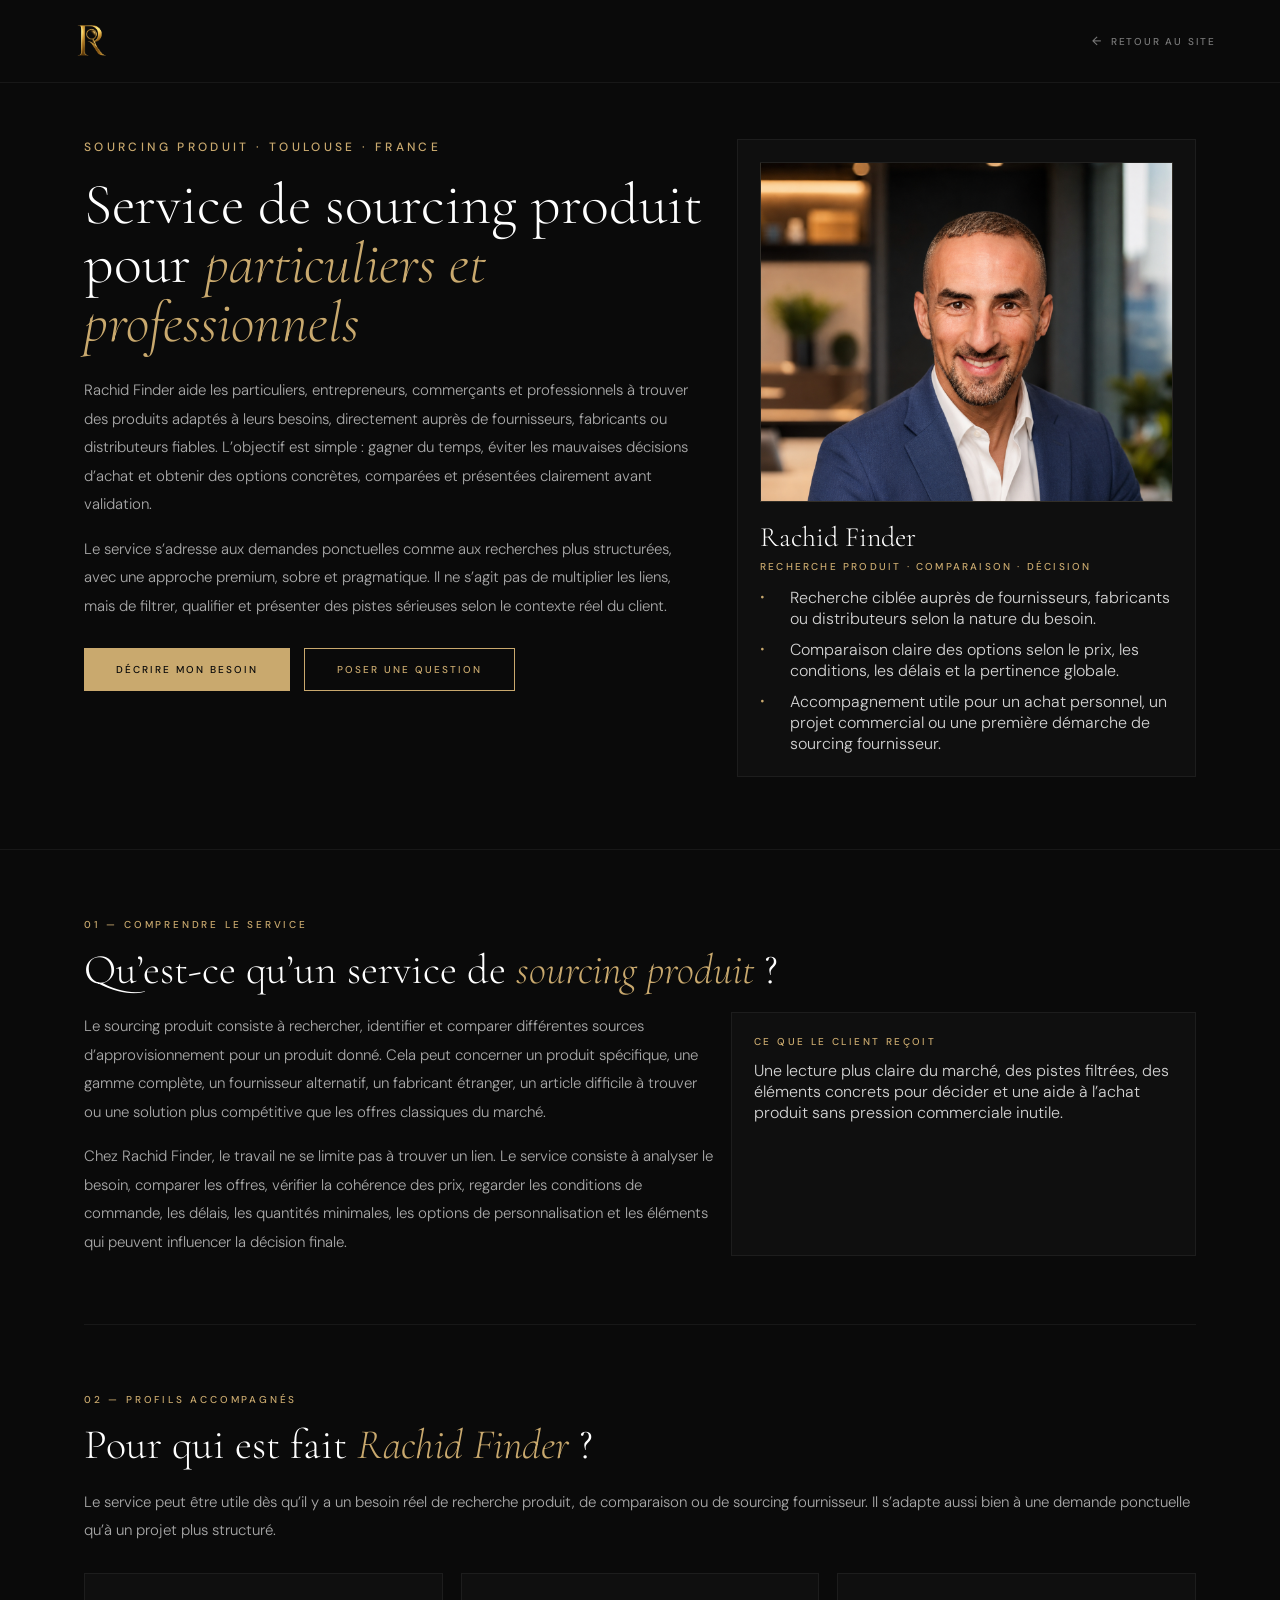
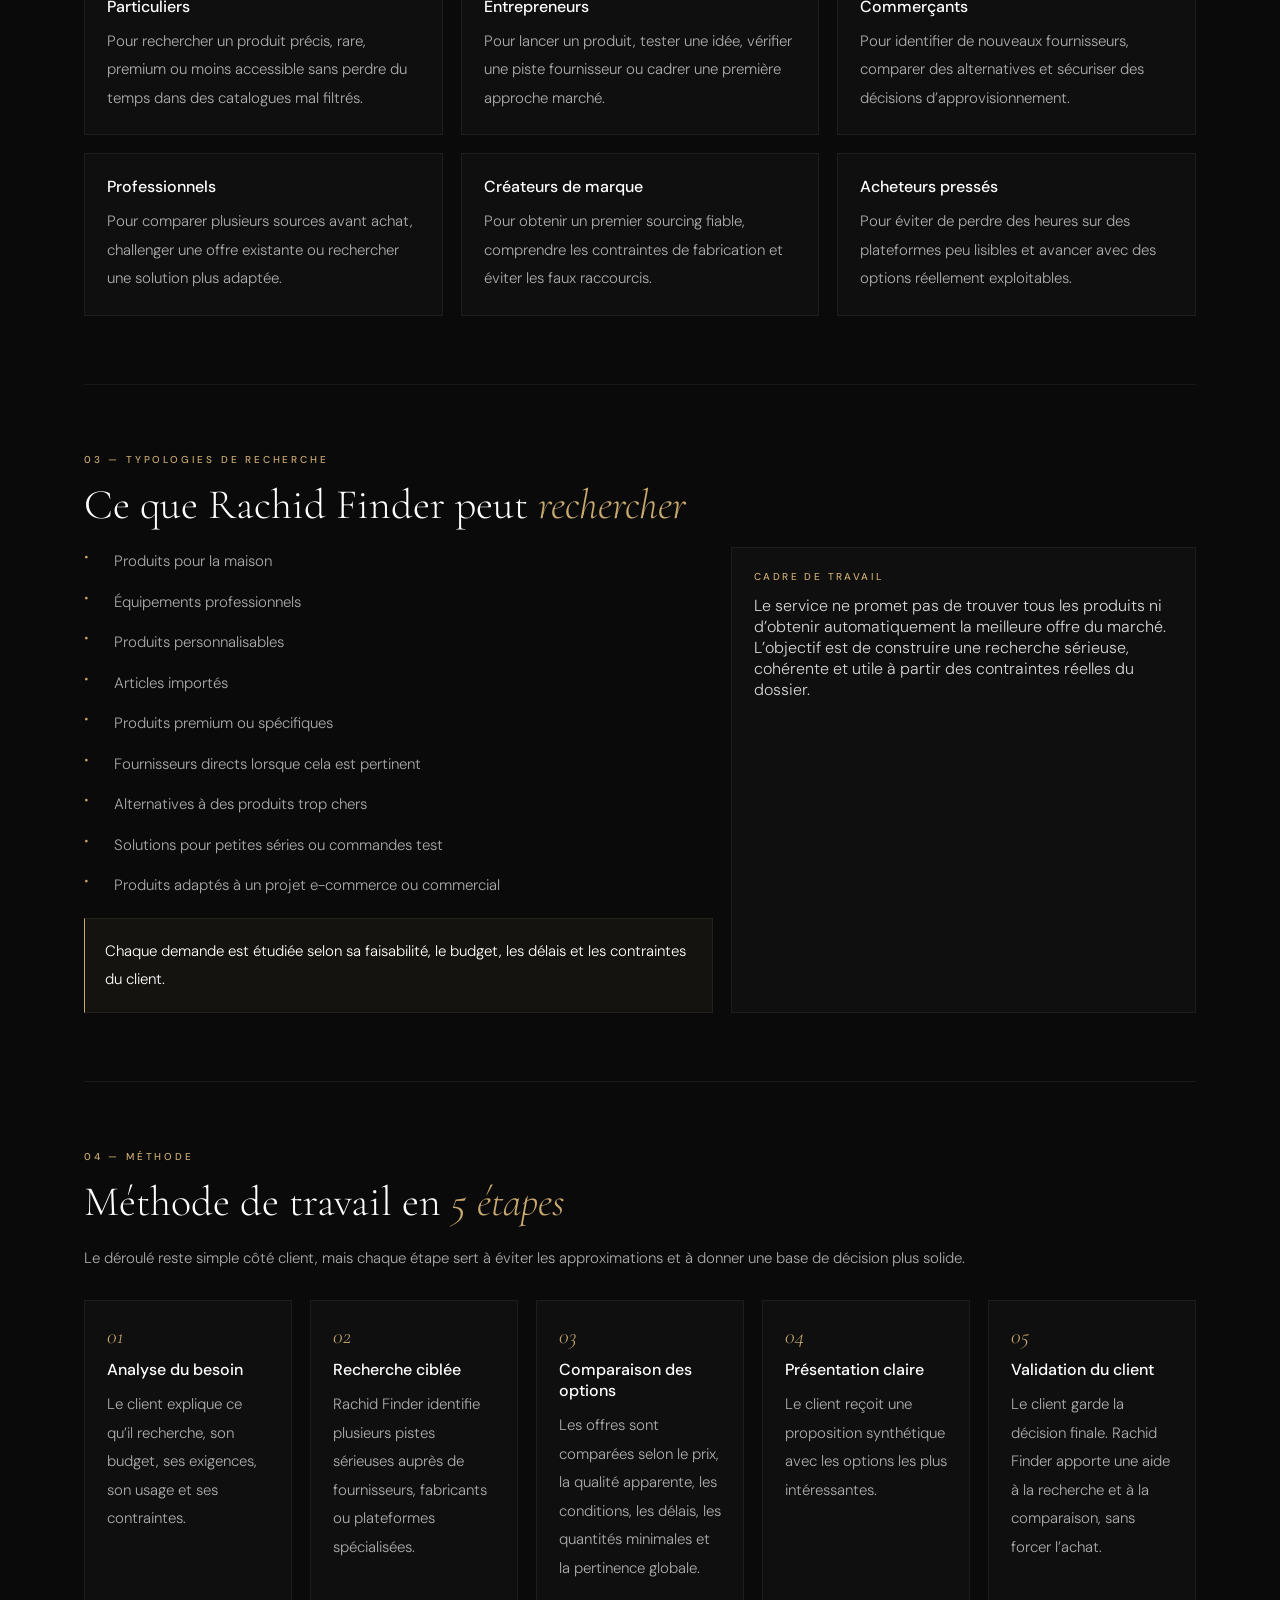
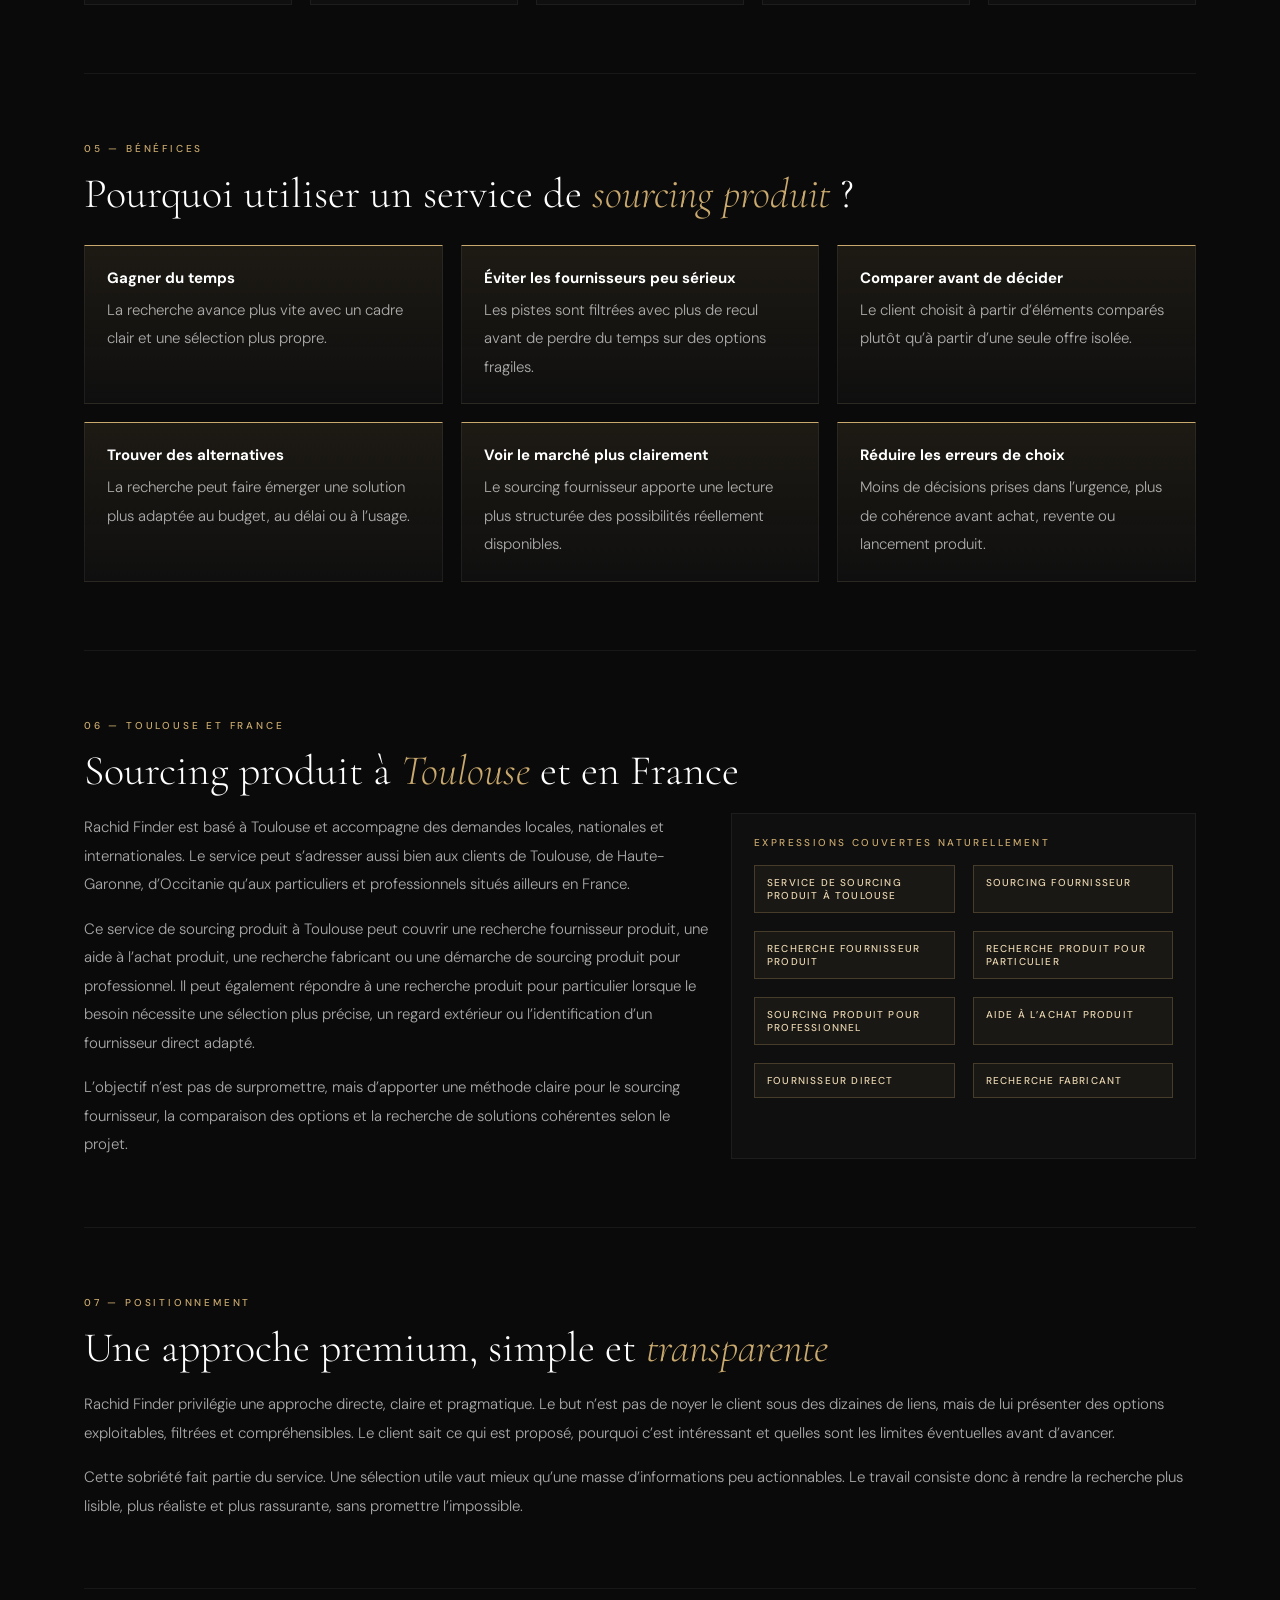
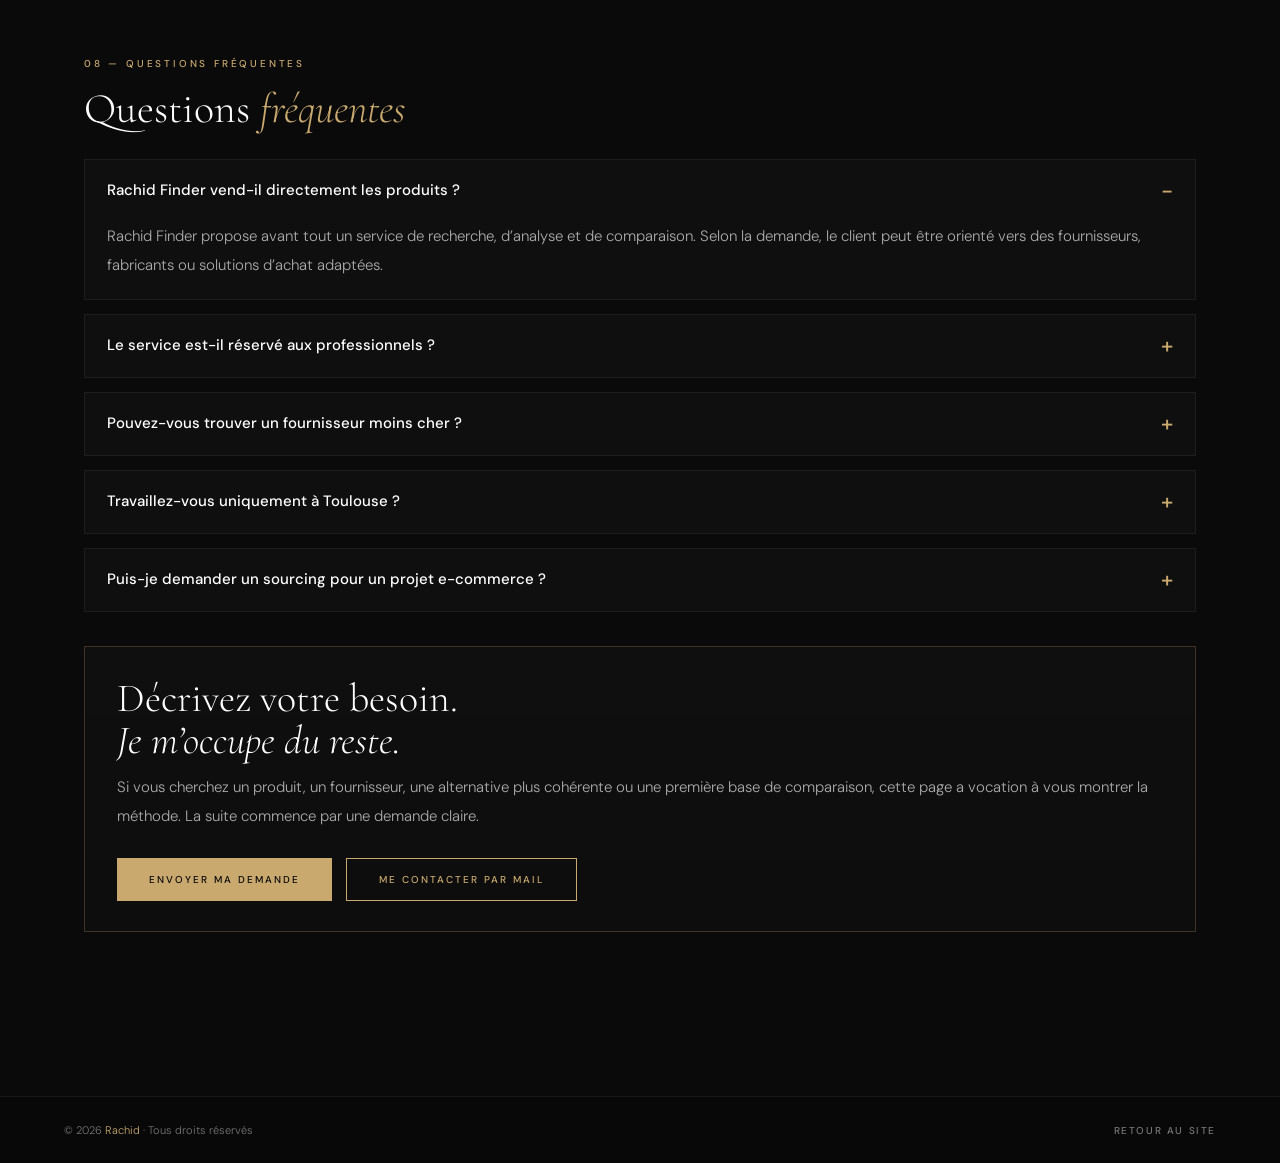
<file: service-sourcing-produit/index.html>
﻿<!DOCTYPE html>
<html lang="fr">
<head>
  <meta charset="UTF-8">
  <link rel="icon" type="image/x-icon" href="../favicon.ico">
  <link rel="icon" type="image/png" sizes="32x32" href="../favicon-32x32.png">
  <link rel="icon" type="image/png" sizes="192x192" href="../favicon-192x192.png">
  <link rel="icon" type="image/png" sizes="512x512" href="../favicon-512x512.png">
  <link rel="apple-touch-icon" sizes="180x180" href="../favicon-192x192.png">
  <meta name="viewport" content="width=device-width, initial-scale=1.0">
  <title>Service de sourcing produit pour particuliers et professionnels | Rachid Finder</title>
  <meta name="description" content="Rachid Finder accompagne particuliers et professionnels dans la recherche de produits fiables, la comparaison de fournisseurs, l’analyse des offres et le sourcing direct auprès de fabricants ou distributeurs.">
  <meta name="robots" content="index,follow,max-image-preview:large">
  <link rel="canonical" href="https://rachid-finder.com/service-sourcing-produit/">
  <meta property="og:type" content="website">
  <meta property="og:site_name" content="Rachid Finder">
  <meta property="og:title" content="Service de sourcing produit pour particuliers et professionnels | Rachid Finder">
  <meta property="og:description" content="Un service de sourcing produit premium pour particuliers et professionnels : recherche fournisseur, comparaison d’offres, analyse des conditions et aide à la décision.">
  <meta property="og:url" content="https://rachid-finder.com/service-sourcing-produit/">
  <meta property="og:image" content="https://rachid-finder.com/images/logo%202.png">
  <meta name="twitter:card" content="summary_large_image">
  <meta name="twitter:title" content="Service de sourcing produit pour particuliers et professionnels | Rachid Finder">
  <meta name="twitter:description" content="Recherche produit, sourcing fournisseur, comparaison d’offres et accompagnement clair pour particuliers et professionnels.">
  <link rel="preconnect" href="https://fonts.googleapis.com">
  <link rel="preconnect" href="https://fonts.gstatic.com" crossorigin>
  <link href="https://fonts.googleapis.com/css2?family=Cormorant+Garamond:ital,wght@0,300;0,400;1,300;1,400&family=DM+Sans:wght@300;400;500&display=swap" rel="stylesheet">
  <link rel="stylesheet" href="../style.css?v=16">
  <style>
    .seo-header{padding:14px 64px;justify-content:space-between}.back-link{display:inline-flex;align-items:center;gap:8px;font-size:10px;font-weight:500;letter-spacing:.18em;text-transform:uppercase;color:var(--text-mute);transition:color .3s}.back-link::before{content:"←";font-size:12px}.back-link:hover{color:var(--gold)}.seo-hero{border-bottom:.5px solid var(--border)}.seo-shell,.seo-main{max-width:1240px;margin:0 auto;padding:0 64px}.seo-hero-grid{display:grid;grid-template-columns:minmax(0,1.15fr) minmax(300px,.85fr);gap:32px;padding:56px 0 72px}.seo-title{font-family:var(--serif);font-size:58px;font-weight:300;line-height:1.02;color:var(--white);margin-bottom:24px}.seo-title em,.seo-heading em{font-style:italic;color:var(--gold)}.seo-lead,.seo-text,.seo-list li,.seo-faq p,.seo-note,.seo-card p,.seo-step p,.seo-benefit p{font-size:15px;line-height:1.9;color:var(--text-soft)}.seo-lead p+p,.seo-text+p{margin-top:16px}.seo-actions{display:flex;flex-wrap:wrap;gap:14px;margin-top:28px}.seo-panel,.seo-callout,.seo-card,.seo-step,.seo-benefit,.seo-faq details,.seo-note{background:rgba(255,255,255,.02);border:.5px solid var(--border)}.seo-panel{padding:22px}.seo-panel img{width:100%;height:340px;object-fit:cover;object-position:center top;margin-bottom:18px;background:linear-gradient(180deg,rgba(201,169,110,.12),rgba(201,169,110,.02));border:.5px solid var(--border)}.seo-panel h2{font-family:var(--serif);font-size:28px;font-weight:300;color:var(--white);margin-bottom:6px}.seo-panel-tag{font-size:10px;font-weight:500;letter-spacing:.22em;text-transform:uppercase;color:var(--gold);margin-bottom:14px}.seo-points{list-style:none;display:grid;gap:10px}.seo-points li,.seo-list li{display:grid;grid-template-columns:18px 1fr;gap:12px;align-items:start}.seo-points li::before,.seo-list li::before{content:"·";color:var(--gold);font-size:26px;line-height:.8}.seo-main{padding-bottom:96px}.seo-section{padding:68px 0;border-bottom:.5px solid var(--border)}.seo-section:last-of-type{border-bottom:none}.seo-label{font-size:10px;font-weight:500;letter-spacing:.28em;text-transform:uppercase;color:var(--gold);margin-bottom:16px}.seo-heading{font-family:var(--serif);font-size:42px;font-weight:300;line-height:1.08;color:var(--white);margin-bottom:20px;max-width:820px}.seo-grid-2,.seo-profile-grid,.seo-steps,.seo-benefits,.seo-tags{display:grid;gap:18px}.seo-grid-2{grid-template-columns:minmax(0,1.15fr) minmax(280px,.85fr)}.seo-callout{padding:22px}.seo-callout h3{font-size:10px;font-weight:500;letter-spacing:.24em;text-transform:uppercase;color:var(--gold);margin-bottom:12px}.seo-profile-grid,.seo-benefits{grid-template-columns:repeat(3,minmax(0,1fr));margin-top:28px}.seo-card,.seo-benefit,.seo-step{padding:22px}.seo-card h3,.seo-step h3{font-size:16px;font-weight:500;color:var(--white);margin-bottom:10px}.seo-list{list-style:none;display:grid;gap:12px}.seo-note{margin-top:18px;padding:18px 20px;border-left:1.5px solid var(--gold);background:rgba(201,169,110,.06);color:var(--white)}.seo-steps{grid-template-columns:repeat(5,minmax(0,1fr));margin-top:28px}.seo-step-num{display:inline-block;font-family:var(--serif);font-size:22px;font-style:italic;color:var(--gold);margin-bottom:10px}.seo-benefit{border-top:1px solid var(--gold);background:linear-gradient(180deg,rgba(201,169,110,.10),rgba(255,255,255,.02))}.seo-benefit strong{display:block;color:var(--white);font-size:15px;margin-bottom:8px}.seo-tags{grid-template-columns:repeat(2,minmax(0,1fr));margin-top:16px}.seo-tag{padding:10px 12px;border:.5px solid var(--border-gold);background:rgba(201,169,110,.06);color:var(--gold-lt);font-size:10px;font-weight:500;letter-spacing:.12em;text-transform:uppercase}.seo-faq{display:grid;gap:14px;margin-top:28px}.seo-faq summary{cursor:pointer;list-style:none;padding:20px 22px;color:var(--white);font-size:15px;font-weight:500;display:flex;justify-content:space-between;gap:16px}.seo-faq summary::-webkit-details-marker{display:none}.seo-faq summary::after{content:"+";color:var(--gold);font-size:22px;line-height:1}.seo-faq details[open] summary::after{content:"−"}.seo-faq p{padding:0 22px 20px}.seo-cta{margin-top:34px;padding:30px 32px;background:linear-gradient(180deg,rgba(255,255,255,.02),rgba(255,255,255,.01));border:.5px solid var(--border-gold)}.seo-cta h2{font-family:var(--serif);font-size:40px;font-weight:300;line-height:1.05;color:var(--white);margin-bottom:12px}.seo-footer{border-top:.5px solid var(--border);padding:26px 64px;background:var(--bg-alt)}.seo-footer-inner{max-width:1240px;margin:0 auto;display:flex;align-items:center;justify-content:space-between;gap:16px}.footer-back{font-size:10px;font-weight:500;letter-spacing:.16em;text-transform:uppercase;color:var(--text-mute)}.footer-back:hover{color:var(--gold)}@media (max-width:1100px){.seo-hero-grid,.seo-grid-2,.seo-profile-grid,.seo-benefits,.seo-steps,.seo-tags{grid-template-columns:1fr 1fr}.seo-steps .seo-step:last-child{grid-column:1/-1}}@media (max-width:900px){.seo-header,.seo-shell,.seo-main,.seo-footer{padding-left:20px;padding-right:20px}.seo-header{padding-top:10px;padding-bottom:10px}.seo-title{font-size:42px}.seo-heading,.seo-cta h2{font-size:34px}.seo-hero-grid,.seo-grid-2,.seo-profile-grid,.seo-benefits,.seo-steps,.seo-tags{grid-template-columns:1fr}.seo-panel img{height:280px}.seo-footer-inner{flex-direction:column;text-align:center}}
  </style>
  <script type="application/ld+json">{"@context":"https://schema.org","@type":"Service","@id":"https://rachid-finder.com/service-sourcing-produit/#service","name":"Service de sourcing produit pour particuliers et professionnels","serviceType":"Sourcing produit","url":"https://rachid-finder.com/service-sourcing-produit/","description":"Service de recherche produit, sourcing fournisseur, comparaison d'offres et aide à la décision pour particuliers et professionnels.","provider":{"@type":"Organization","name":"Rachid Finder","url":"https://rachid-finder.com/","sameAs":["https://www.linkedin.com/in/rachid-im%C3%A9choui-194542412/"]},"areaServed":[{"@type":"City","name":"Toulouse"},{"@type":"AdministrativeArea","name":"Haute-Garonne"},{"@type":"AdministrativeArea","name":"Occitanie"},{"@type":"Country","name":"France"}],"audience":{"@type":"Audience","audienceType":"Particuliers et professionnels"}}</script>
  <script type="application/ld+json">{"@context":"https://schema.org","@type":"FAQPage","mainEntity":[{"@type":"Question","name":"Rachid Finder vend-il directement les produits ?","acceptedAnswer":{"@type":"Answer","text":"Rachid Finder propose avant tout un service de recherche, d’analyse et de comparaison. Selon la demande, le client peut être orienté vers des fournisseurs, fabricants ou solutions d’achat adaptées."}},{"@type":"Question","name":"Le service est-il réservé aux professionnels ?","acceptedAnswer":{"@type":"Answer","text":"Non. Le service peut être utile aux particuliers comme aux professionnels, dès lors qu’il y a un besoin précis de recherche produit, de comparaison ou de sourcing."}},{"@type":"Question","name":"Pouvez-vous trouver un fournisseur moins cher ?","acceptedAnswer":{"@type":"Answer","text":"L’objectif est de rechercher des options cohérentes et compétitives, mais aucun prix n’est garanti avant analyse. Le résultat dépend du produit, du marché, des quantités, des délais et des exigences du client."}},{"@type":"Question","name":"Travaillez-vous uniquement à Toulouse ?","acceptedAnswer":{"@type":"Answer","text":"Non. Rachid Finder est basé à Toulouse, mais le service peut accompagner des demandes en France et à l’international."}},{"@type":"Question","name":"Puis-je demander un sourcing pour un projet e-commerce ?","acceptedAnswer":{"@type":"Answer","text":"Oui. Le service peut aider à identifier des produits, comparer des fournisseurs et préparer une première vision du marché pour un projet e-commerce ou commercial."}}]}</script>
</head>
<body>
  <header class="header seo-header">
    <a href="../" class="logo logo-brand" aria-label="Rachid Finder"><img src="../images/logo%202.png" alt="Rachid Finder" class="logo-img-header"></a>
    <a href="../" class="back-link">Retour au site</a>
  </header>
  <section class="seo-hero">
    <div class="seo-shell">
      <div class="seo-hero-grid">
        <div>
          <p class="eyebrow">Sourcing produit · Toulouse · France</p>
          <h1 class="seo-title">Service de sourcing produit pour <em>particuliers et professionnels</em></h1>
          <div class="seo-lead">
            <p>Rachid Finder aide les particuliers, entrepreneurs, commerçants et professionnels à trouver des produits adaptés à leurs besoins, directement auprès de fournisseurs, fabricants ou distributeurs fiables. L’objectif est simple : gagner du temps, éviter les mauvaises décisions d’achat et obtenir des options concrètes, comparées et présentées clairement avant validation.</p>
            <p>Le service s’adresse aux demandes ponctuelles comme aux recherches plus structurées, avec une approche premium, sobre et pragmatique. Il ne s’agit pas de multiplier les liens, mais de filtrer, qualifier et présenter des pistes sérieuses selon le contexte réel du client.</p>
          </div>
          <div class="seo-actions">
            <a href="../demande.html" class="btn btn-gold"><span class="btn-text">Décrire mon besoin</span></a>
            <a href="mailto:rachid.finder@gmail.com" class="btn btn-outline"><span class="btn-text">Poser une question</span></a>
          </div>
        </div>
        <aside class="seo-panel">
          <img src="../images/blazer%20bleu.png" alt="Rachid Finder, service de sourcing produit">
          <h2>Rachid Finder</h2>
          <p class="seo-panel-tag">Recherche produit · Comparaison · Décision</p>
          <ul class="seo-points">
            <li>Recherche ciblée auprès de fournisseurs, fabricants ou distributeurs selon la nature du besoin.</li>
            <li>Comparaison claire des options selon le prix, les conditions, les délais et la pertinence globale.</li>
            <li>Accompagnement utile pour un achat personnel, un projet commercial ou une première démarche de sourcing fournisseur.</li>
          </ul>
        </aside>
      </div>
    </div>
  </section>
  <main class="seo-main">
    <section class="seo-section">
      <p class="seo-label">01 — Comprendre le service</p>
      <h2 class="seo-heading">Qu’est-ce qu’un service de <em>sourcing produit</em> ?</h2>
      <div class="seo-grid-2">
        <div>
          <p class="seo-text">Le sourcing produit consiste à rechercher, identifier et comparer différentes sources d’approvisionnement pour un produit donné. Cela peut concerner un produit spécifique, une gamme complète, un fournisseur alternatif, un fabricant étranger, un article difficile à trouver ou une solution plus compétitive que les offres classiques du marché.</p>
          <p class="seo-text">Chez Rachid Finder, le travail ne se limite pas à trouver un lien. Le service consiste à analyser le besoin, comparer les offres, vérifier la cohérence des prix, regarder les conditions de commande, les délais, les quantités minimales, les options de personnalisation et les éléments qui peuvent influencer la décision finale.</p>
        </div>
        <aside class="seo-callout">
          <h3>Ce que le client reçoit</h3>
          <p>Une lecture plus claire du marché, des pistes filtrées, des éléments concrets pour décider et une aide à l’achat produit sans pression commerciale inutile.</p>
        </aside>
      </div>
    </section>
    <section class="seo-section">
      <p class="seo-label">02 — Profils accompagnés</p>
      <h2 class="seo-heading">Pour qui est fait <em>Rachid Finder</em> ?</h2>
      <p class="seo-text">Le service peut être utile dès qu’il y a un besoin réel de recherche produit, de comparaison ou de sourcing fournisseur. Il s’adapte aussi bien à une demande ponctuelle qu’à un projet plus structuré.</p>
      <div class="seo-profile-grid">
        <article class="seo-card"><h3>Particuliers</h3><p>Pour rechercher un produit précis, rare, premium ou moins accessible sans perdre du temps dans des catalogues mal filtrés.</p></article>
        <article class="seo-card"><h3>Entrepreneurs</h3><p>Pour lancer un produit, tester une idée, vérifier une piste fournisseur ou cadrer une première approche marché.</p></article>
        <article class="seo-card"><h3>Commerçants</h3><p>Pour identifier de nouveaux fournisseurs, comparer des alternatives et sécuriser des décisions d’approvisionnement.</p></article>
        <article class="seo-card"><h3>Professionnels</h3><p>Pour comparer plusieurs sources avant achat, challenger une offre existante ou rechercher une solution plus adaptée.</p></article>
        <article class="seo-card"><h3>Créateurs de marque</h3><p>Pour obtenir un premier sourcing fiable, comprendre les contraintes de fabrication et éviter les faux raccourcis.</p></article>
        <article class="seo-card"><h3>Acheteurs pressés</h3><p>Pour éviter de perdre des heures sur des plateformes peu lisibles et avancer avec des options réellement exploitables.</p></article>
      </div>
    </section>
    <section class="seo-section">
      <p class="seo-label">03 — Typologies de recherche</p>
      <h2 class="seo-heading">Ce que Rachid Finder peut <em>rechercher</em></h2>
      <div class="seo-grid-2">
        <div>
          <ul class="seo-list">
            <li>Produits pour la maison</li>
            <li>Équipements professionnels</li>
            <li>Produits personnalisables</li>
            <li>Articles importés</li>
            <li>Produits premium ou spécifiques</li>
            <li>Fournisseurs directs lorsque cela est pertinent</li>
            <li>Alternatives à des produits trop chers</li>
            <li>Solutions pour petites séries ou commandes test</li>
            <li>Produits adaptés à un projet e-commerce ou commercial</li>
          </ul>
          <p class="seo-note">Chaque demande est étudiée selon sa faisabilité, le budget, les délais et les contraintes du client.</p>
        </div>
        <aside class="seo-callout">
          <h3>Cadre de travail</h3>
          <p>Le service ne promet pas de trouver tous les produits ni d’obtenir automatiquement la meilleure offre du marché. L’objectif est de construire une recherche sérieuse, cohérente et utile à partir des contraintes réelles du dossier.</p>
        </aside>
      </div>
    </section>
    <section class="seo-section">
      <p class="seo-label">04 — Méthode</p>
      <h2 class="seo-heading">Méthode de travail en <em>5 étapes</em></h2>
      <p class="seo-text">Le déroulé reste simple côté client, mais chaque étape sert à éviter les approximations et à donner une base de décision plus solide.</p>
      <div class="seo-steps">
        <article class="seo-step"><span class="seo-step-num">01</span><h3>Analyse du besoin</h3><p>Le client explique ce qu’il recherche, son budget, ses exigences, son usage et ses contraintes.</p></article>
        <article class="seo-step"><span class="seo-step-num">02</span><h3>Recherche ciblée</h3><p>Rachid Finder identifie plusieurs pistes sérieuses auprès de fournisseurs, fabricants ou plateformes spécialisées.</p></article>
        <article class="seo-step"><span class="seo-step-num">03</span><h3>Comparaison des options</h3><p>Les offres sont comparées selon le prix, la qualité apparente, les conditions, les délais, les quantités minimales et la pertinence globale.</p></article>
        <article class="seo-step"><span class="seo-step-num">04</span><h3>Présentation claire</h3><p>Le client reçoit une proposition synthétique avec les options les plus intéressantes.</p></article>
        <article class="seo-step"><span class="seo-step-num">05</span><h3>Validation du client</h3><p>Le client garde la décision finale. Rachid Finder apporte une aide à la recherche et à la comparaison, sans forcer l’achat.</p></article>
      </div>
    </section>
    <section class="seo-section">
      <p class="seo-label">05 — Bénéfices</p>
      <h2 class="seo-heading">Pourquoi utiliser un service de <em>sourcing produit</em> ?</h2>
      <div class="seo-benefits">
        <article class="seo-benefit"><strong>Gagner du temps</strong><p>La recherche avance plus vite avec un cadre clair et une sélection plus propre.</p></article>
        <article class="seo-benefit"><strong>Éviter les fournisseurs peu sérieux</strong><p>Les pistes sont filtrées avec plus de recul avant de perdre du temps sur des options fragiles.</p></article>
        <article class="seo-benefit"><strong>Comparer avant de décider</strong><p>Le client choisit à partir d’éléments comparés plutôt qu’à partir d’une seule offre isolée.</p></article>
        <article class="seo-benefit"><strong>Trouver des alternatives</strong><p>La recherche peut faire émerger une solution plus adaptée au budget, au délai ou à l’usage.</p></article>
        <article class="seo-benefit"><strong>Voir le marché plus clairement</strong><p>Le sourcing fournisseur apporte une lecture plus structurée des possibilités réellement disponibles.</p></article>
        <article class="seo-benefit"><strong>Réduire les erreurs de choix</strong><p>Moins de décisions prises dans l’urgence, plus de cohérence avant achat, revente ou lancement produit.</p></article>
      </div>
    </section>
    <section class="seo-section">
      <p class="seo-label">06 — Toulouse et France</p>
      <h2 class="seo-heading">Sourcing produit à <em>Toulouse</em> et en France</h2>
      <div class="seo-grid-2">
        <div>
          <p class="seo-text">Rachid Finder est basé à Toulouse et accompagne des demandes locales, nationales et internationales. Le service peut s’adresser aussi bien aux clients de Toulouse, de Haute-Garonne, d’Occitanie qu’aux particuliers et professionnels situés ailleurs en France.</p>
          <p class="seo-text">Ce service de sourcing produit à Toulouse peut couvrir une recherche fournisseur produit, une aide à l’achat produit, une recherche fabricant ou une démarche de sourcing produit pour professionnel. Il peut également répondre à une recherche produit pour particulier lorsque le besoin nécessite une sélection plus précise, un regard extérieur ou l’identification d’un fournisseur direct adapté.</p>
          <p class="seo-text">L’objectif n’est pas de surpromettre, mais d’apporter une méthode claire pour le sourcing fournisseur, la comparaison des options et la recherche de solutions cohérentes selon le projet.</p>
        </div>
        <aside class="seo-callout">
          <h3>Expressions couvertes naturellement</h3>
          <div class="seo-tags">
            <span class="seo-tag">service de sourcing produit à Toulouse</span>
            <span class="seo-tag">sourcing fournisseur</span>
            <span class="seo-tag">recherche fournisseur produit</span>
            <span class="seo-tag">recherche produit pour particulier</span>
            <span class="seo-tag">sourcing produit pour professionnel</span>
            <span class="seo-tag">aide à l’achat produit</span>
            <span class="seo-tag">fournisseur direct</span>
            <span class="seo-tag">recherche fabricant</span>
          </div>
        </aside>
      </div>
    </section>
    <section class="seo-section">
      <p class="seo-label">07 — Positionnement</p>
      <h2 class="seo-heading">Une approche premium, simple et <em>transparente</em></h2>
      <p class="seo-text">Rachid Finder privilégie une approche directe, claire et pragmatique. Le but n’est pas de noyer le client sous des dizaines de liens, mais de lui présenter des options exploitables, filtrées et compréhensibles. Le client sait ce qui est proposé, pourquoi c’est intéressant et quelles sont les limites éventuelles avant d’avancer.</p>
      <p class="seo-text">Cette sobriété fait partie du service. Une sélection utile vaut mieux qu’une masse d’informations peu actionnables. Le travail consiste donc à rendre la recherche plus lisible, plus réaliste et plus rassurante, sans promettre l’impossible.</p>
    </section>
    <section class="seo-section">
      <p class="seo-label">08 — Questions fréquentes</p>
      <h2 class="seo-heading">Questions <em>fréquentes</em></h2>
      <div class="seo-faq">
        <details open><summary>Rachid Finder vend-il directement les produits ?</summary><p>Rachid Finder propose avant tout un service de recherche, d’analyse et de comparaison. Selon la demande, le client peut être orienté vers des fournisseurs, fabricants ou solutions d’achat adaptées.</p></details>
        <details><summary>Le service est-il réservé aux professionnels ?</summary><p>Non. Le service peut être utile aux particuliers comme aux professionnels, dès lors qu’il y a un besoin précis de recherche produit, de comparaison ou de sourcing.</p></details>
        <details><summary>Pouvez-vous trouver un fournisseur moins cher ?</summary><p>L’objectif est de rechercher des options cohérentes et compétitives, mais aucun prix n’est garanti avant analyse. Le résultat dépend du produit, du marché, des quantités, des délais et des exigences du client.</p></details>
        <details><summary>Travaillez-vous uniquement à Toulouse ?</summary><p>Non. Rachid Finder est basé à Toulouse, mais le service peut accompagner des demandes en France et à l’international.</p></details>
        <details><summary>Puis-je demander un sourcing pour un projet e-commerce ?</summary><p>Oui. Le service peut aider à identifier des produits, comparer des fournisseurs et préparer une première vision du marché pour un projet e-commerce ou commercial.</p></details>
      </div>
      <div class="seo-cta">
        <h2>Décrivez votre besoin.<br><em>Je m’occupe du reste.</em></h2>
        <p class="seo-text">Si vous cherchez un produit, un fournisseur, une alternative plus cohérente ou une première base de comparaison, cette page a vocation à vous montrer la méthode. La suite commence par une demande claire.</p>
        <div class="seo-actions">
          <a href="../demande.html" class="btn btn-gold"><span class="btn-text">Envoyer ma demande</span></a>
          <a href="mailto:rachid.finder@gmail.com" class="btn btn-outline"><span class="btn-text">Me contacter par mail</span></a>
        </div>
      </div>
    </section>
  </main>
  <footer class="seo-footer">
    <div class="seo-footer-inner">
      <span class="footer-copy">© 2026 <span class="gold">Rachid</span> · Tous droits réservés</span>
      <a href="../" class="footer-back">Retour au site</a>
    </div>
  </footer>
</body>
</html>
</file>
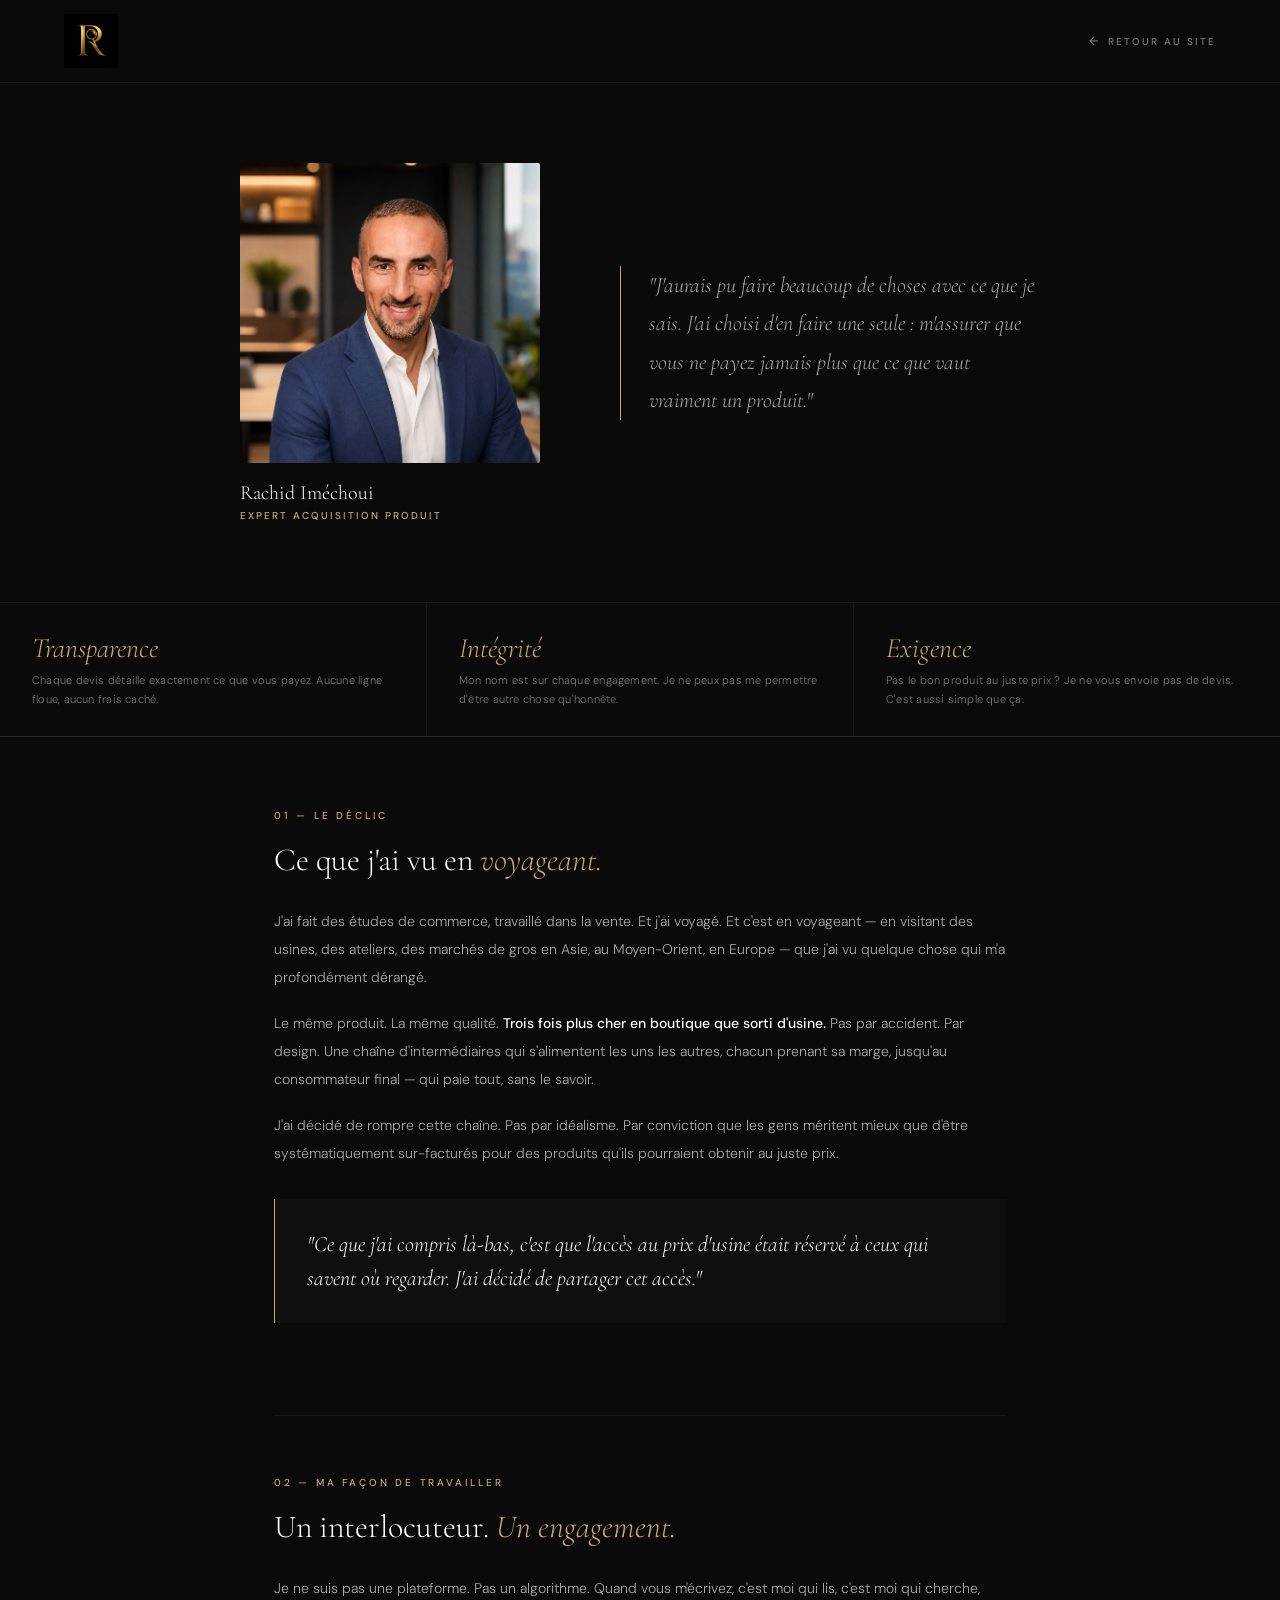
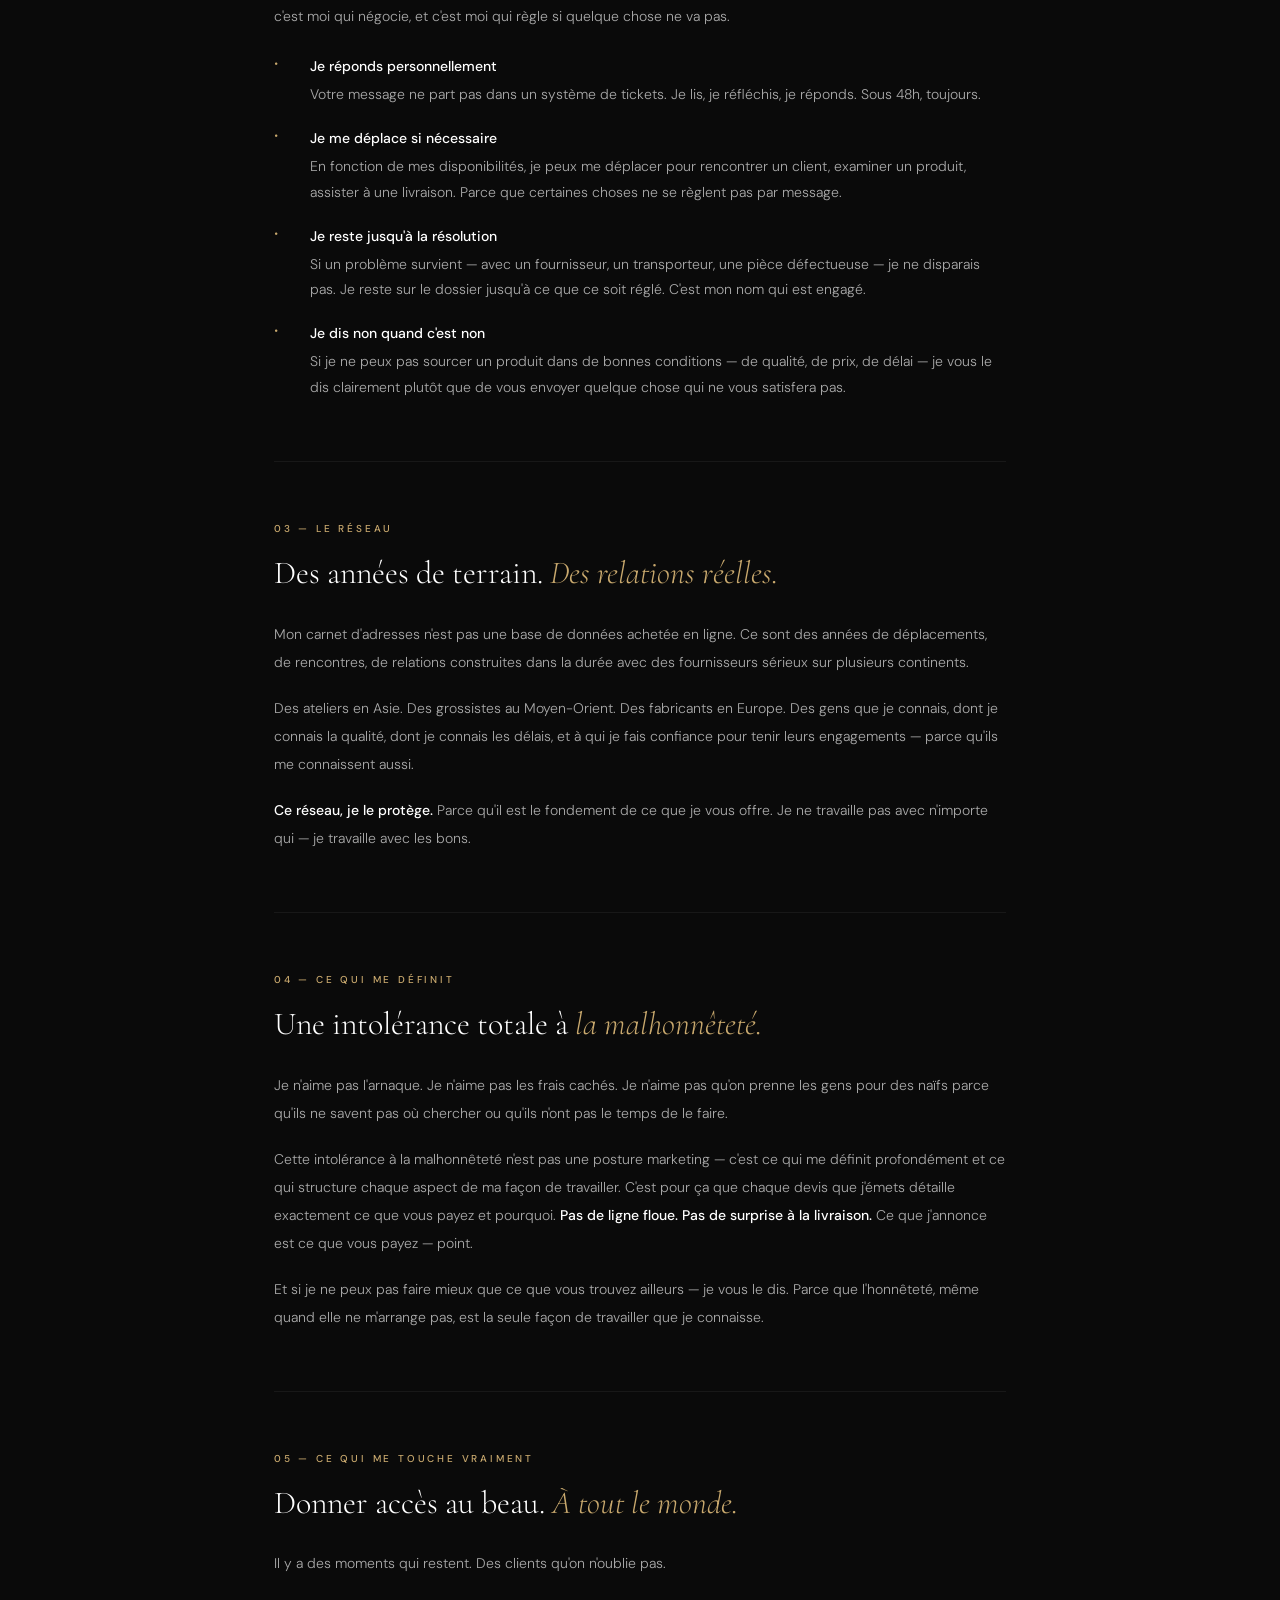
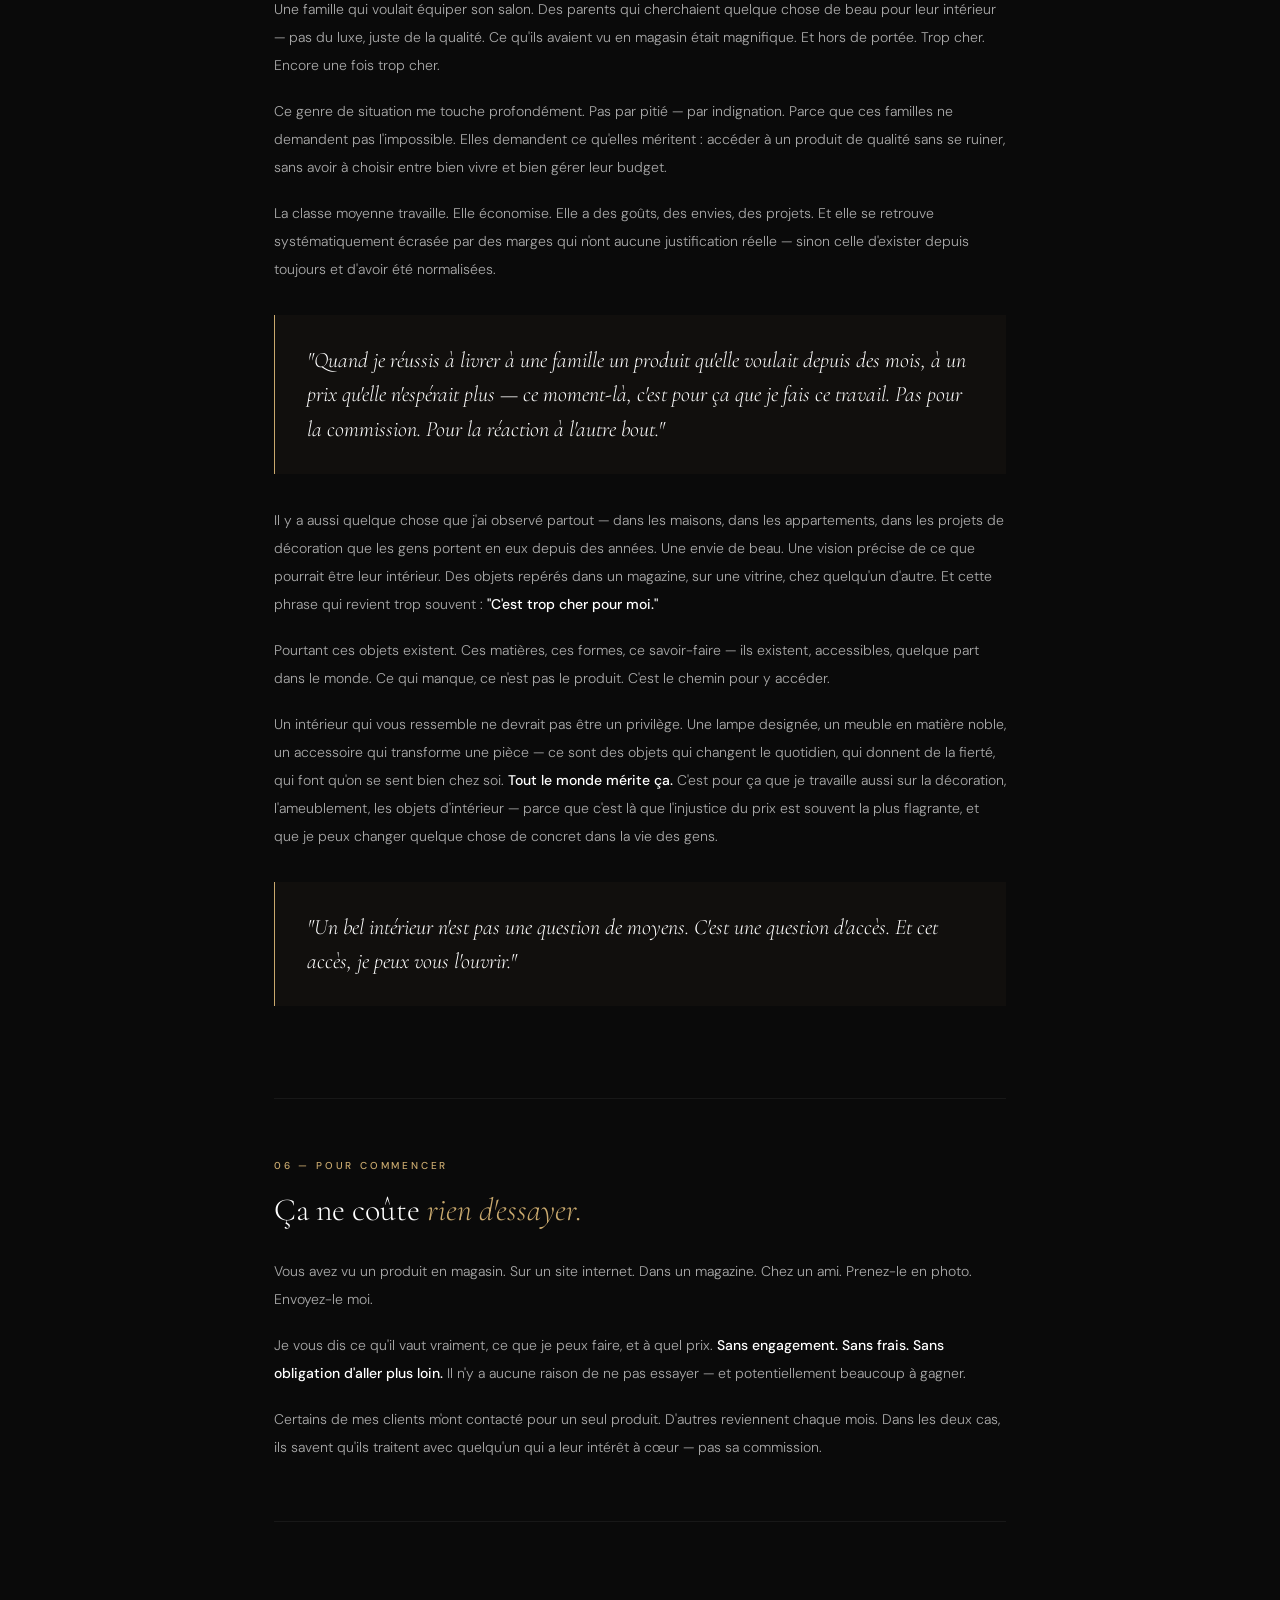
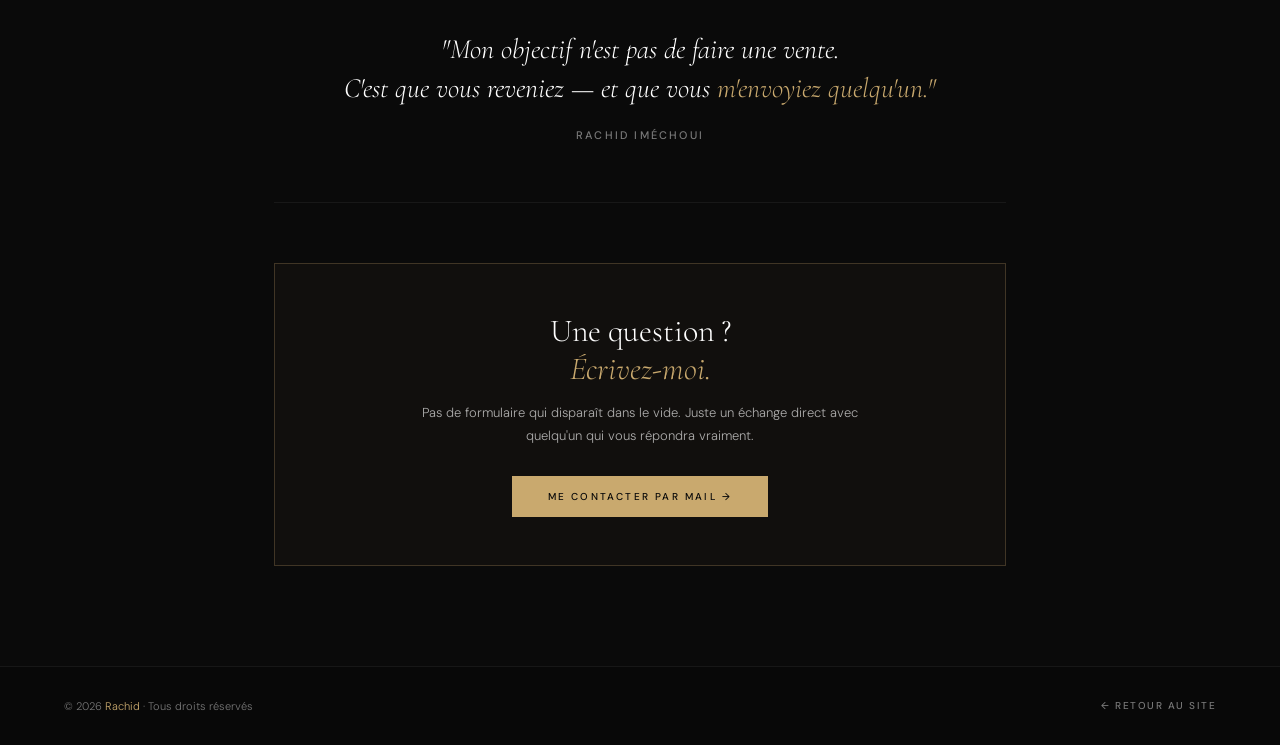
<file: a-propos.html>
﻿<!DOCTYPE html>
<html lang="fr">
<head>
  <meta charset="UTF-8">
  <link rel="icon" type="image/x-icon" href="favicon.ico">
  <link rel="icon" type="image/png" sizes="32x32" href="favicon-32x32.png">
  <link rel="icon" type="image/png" sizes="192x192" href="favicon-192x192.png">
  <link rel="icon" type="image/png" sizes="512x512" href="favicon-512x512.png">
  <link rel="apple-touch-icon" sizes="180x180" href="favicon-192x192.png">
  <meta name="viewport" content="width=device-width, initial-scale=1.0">
  <title>À propos de moi — Rachid Iméchoui</title>
  <meta name="description" content="Rachid Iméchoui — expert en acquisition produit. Son histoire, sa méthode, ses valeurs. Un service bâti sur la confiance et la transparence absolue.">
  <link rel="preconnect" href="https://fonts.googleapis.com">
  <link rel="preconnect" href="https://fonts.gstatic.com" crossorigin>
  <link href="https://fonts.googleapis.com/css2?family=Cormorant+Garamond:ital,wght@0,300;0,400;1,300;1,400&family=DM+Sans:wght@300;400;500&display=swap" rel="stylesheet">
  <style>
    *, *::before, *::after { box-sizing: border-box; margin: 0; padding: 0; }

    :root {
      --bg:          #0a0a0a;
      --bg-alt:      #080808;
      --gold:        #C9A96E;
      --gold-lt:     #E8D5B0;
      --white:       #FFFFFF;
      --text:        rgba(255,255,255,0.82);
      --text-soft:   rgba(255,255,255,0.65);
      --text-mute:   rgba(255,255,255,0.45);
      --border:      rgba(255,255,255,0.06);
      --border-gold: rgba(201,169,110,0.25);
      --serif: 'Cormorant Garamond', Georgia, serif;
      --sans:  'DM Sans', sans-serif;
    }

    html { scroll-behavior: smooth; }
    body {
      background: var(--bg); color: var(--text);
      font-family: var(--sans); font-weight: 300;
      -webkit-font-smoothing: antialiased;
    }
    a { text-decoration: none; color: inherit; }

    /* ── HEADER ── */
    .header {
      position: sticky; top: 0; z-index: 100;
      display: flex; align-items: center; justify-content: space-between;
      padding: 14px 64px; background: var(--bg);
      border-bottom: 0.5px solid var(--border);
    }
    .logo-brand { display: flex; align-items: center; }
    .logo-img-header { height: 54px; width: auto; display: block; }
    .back-link {
      font-size: 10px; font-weight: 500; letter-spacing: 0.2em;
      text-transform: uppercase; color: var(--text-mute);
      display: flex; align-items: center; gap: 8px; transition: color 0.3s;
    }
    .back-link:hover { color: var(--gold); }
    .back-link::before { content: '←'; font-size: 12px; }

    /* ── HERO SPLIT ── */
    .hero-split {
      display: flex;
      align-items: center;
      justify-content: center;
      gap: 80px;
      padding: 80px 64px;
      border-bottom: 0.5px solid var(--border);
    }

    /* ── PHOTO BLOCK ── */
    .hero-photo-side {
      flex: 0 0 300px;
      display: flex;
      flex-direction: column;
      align-items: flex-start;
    }

    .hero-photo-side img {
      display: block;
      width: 100%;
      height: auto;
      max-height: 400px;
      object-fit: cover;
      object-position: center top;
      border-radius: 2px;
    }

    .hero-photo-label {
      margin-top: 18px;
    }

    .hero-photo-name {
      font-family: var(--serif);
      font-size: 20px;
      font-weight: 300;
      color: var(--white);
      margin-bottom: 4px;
    }

    .hero-photo-role {
      font-size: 10px;
      font-weight: 500;
      letter-spacing: 0.2em;
      text-transform: uppercase;
      color: var(--gold);
    }

    /* ── TEXT BLOCK ── */
    .hero-text {
      flex: 0 0 420px;
      display: flex;
      align-items: center;
    }

    .hero-declaration {
      font-family: var(--serif); font-size: 22px; font-weight: 300;
      font-style: italic; color: var(--text-soft); line-height: 1.75;
      border-left: 1.5px solid var(--gold); padding-left: 28px;
    }

    /* ── VALUES STRIP ── */
    .values-strip {
      display: grid;
      grid-template-columns: repeat(3, 1fr);
      gap: 1px;
      background: var(--border);
      border-bottom: 0.5px solid var(--border);
    }

    .value-item {
      background: var(--bg);
      padding: 28px 32px;
    }

    .value-word {
      font-family: var(--serif);
      font-size: 28px;
      font-weight: 300;
      color: var(--white);
      margin-bottom: 6px;
    }
    .value-word em { font-style: italic; color: var(--gold); }

    .value-desc {
      font-size: 11px;
      color: var(--text-mute);
      line-height: 1.7;
      letter-spacing: 0.02em;
    }

    /* ── CONTENT ── */
    .content { max-width: 860px; margin: 0 auto; padding: 72px 64px 100px; }

    .section {
      margin-bottom: 60px;
      padding-bottom: 60px;
      border-bottom: 0.5px solid var(--border);
    }
    .section:last-child { border-bottom: none; margin-bottom: 0; padding-bottom: 0; }

    .section-label {
      font-size: 10px; font-weight: 500; letter-spacing: 0.28em;
      text-transform: uppercase; color: var(--gold); margin-bottom: 20px;
    }

    .section-heading {
      font-family: var(--serif); font-size: 32px; font-weight: 300;
      color: var(--white); margin-bottom: 28px; line-height: 1.15;
    }
    .section-heading em { font-style: italic; color: var(--gold); }

    .text {
      font-size: 14px; color: var(--text-soft); line-height: 2; margin-bottom: 18px;
    }
    .text:last-child { margin-bottom: 0; }
    .text strong { color: var(--white); font-weight: 500; }

    /* ── CITATION BLOCK ── */
    .citation {
      margin: 32px 0;
      padding: 28px 32px;
      border-left: 1.5px solid var(--gold);
      background: rgba(201,169,110,0.03);
    }

    .citation-text {
      font-family: var(--serif);
      font-size: 22px;
      font-weight: 300;
      font-style: italic;
      color: var(--white);
      line-height: 1.55;
    }

    /* ── ENGAGEMENT LIST ── */
    .engagement-list {
      list-style: none;
      margin-top: 24px;
      display: flex;
      flex-direction: column;
      gap: 18px;
    }

    .engagement-list li {
      display: grid;
      grid-template-columns: 20px 1fr;
      gap: 0 16px;
      align-items: start;
    }

    .engagement-list li::before {
      content: '·';
      color: var(--gold);
      font-size: 24px;
      line-height: 1;
      margin-top: -2px;
    }

    .engagement-list li p {
      font-size: 14px;
      color: var(--text-soft);
      line-height: 1.85;
    }

    .engagement-list li p strong {
      color: var(--white);
      font-weight: 500;
      display: block;
      margin-bottom: 2px;
    }

    /* ── FINALE QUOTE ── */
    .finale {
      text-align: center;
      padding: 48px 0 0;
    }

    .finale-quote {
      font-family: var(--serif);
      font-size: 28px;
      font-weight: 300;
      font-style: italic;
      color: var(--white);
      line-height: 1.4;
      margin-bottom: 20px;
    }
    .finale-quote em { color: var(--gold); }

    .finale-name {
      font-size: 11px;
      font-weight: 500;
      letter-spacing: 0.2em;
      text-transform: uppercase;
      color: var(--text-mute);
    }

    /* ── CTA ── */
    .cta-block {
      text-align: center;
      padding: 48px 40px;
      border: 0.5px solid var(--border-gold);
      background: rgba(201,169,110,0.03);
      margin-top: 56px;
    }

    .cta-heading {
      font-family: var(--serif);
      font-size: 32px;
      font-weight: 300;
      color: var(--white);
      margin-bottom: 12px;
      line-height: 1.2;
    }
    .cta-heading em { font-style: italic; color: var(--gold); }

    .cta-sub {
      font-size: 13px;
      color: var(--text-soft);
      line-height: 1.8;
      margin-bottom: 28px;
      max-width: 440px;
      margin-left: auto;
      margin-right: auto;
    }

    .btn-gold {
      display: inline-block;
      font-size: 10px; font-weight: 500; letter-spacing: 0.22em;
      text-transform: uppercase; color: var(--bg);
      background: var(--gold); padding: 14px 36px;
      transition: background 0.3s;
    }
    .btn-gold:hover { background: var(--gold-lt); }

    /* ── FOOTER ── */
    .page-footer {
      background: var(--bg-alt); border-top: 0.5px solid var(--border);
      padding: 32px 64px; display: flex; align-items: center; justify-content: space-between;
    }
    .footer-copy { font-size: 11px; color: var(--text-mute); }
    .footer-copy span { color: var(--gold); }
    .footer-back {
      font-size: 10px; font-weight: 500; letter-spacing: 0.15em;
      text-transform: uppercase; color: var(--text-mute); transition: color 0.3s;
    }
    .footer-back:hover { color: var(--gold); }

    /* ── RESPONSIVE ── */
    @media (max-width: 900px) {
      .header { padding: 10px 20px; }
      .logo-img-header { height: 44px; }
      .hero-split {
        flex-direction: column;
        gap: 0;
        padding: 0;
        align-items: stretch;
      }

      .hero-text {
        padding: 40px 20px 36px;
        border-bottom: 0.5px solid var(--border);
        order: 1;
        flex: none;
        align-items: flex-start;
      }
      .hero-declaration { font-size: 17px; }

      .hero-photo-side {
        order: 2;
        flex: none;
        align-items: center;
        padding: 40px 20px 32px;
        border-top: none;
      }
      .hero-photo-side img { max-height: 320px; width: 100%; object-fit: cover; object-position: center top; }
      .hero-photo-label { margin-top: 16px; }

      .values-strip { grid-template-columns: 1fr; }
      .content { padding: 48px 20px 72px; }
      .cta-block { padding: 32px 20px; }
      .page-footer { flex-direction: column; gap: 12px; text-align: center; padding: 24px 20px; }
    }
  </style>
</head>
<body>

  <!-- HEADER -->
  <header class="header">
    <a href="index.html" class="logo-brand"><img src="images/logo%202.png" alt="Rachid" class="logo-img-header"></a>
    <a href="index.html" class="back-link">Retour au site</a>
  </header>

  <!-- HERO SPLIT -->
  <div class="hero-split">
    <div class="hero-photo-side">
      <img src="images/blazer%20bleu.png" alt="Rachid Iméchoui">
      <div class="hero-photo-label">
        <p class="hero-photo-name">Rachid Iméchoui</p>
        <p class="hero-photo-role">Expert acquisition produit</p>
      </div>
    </div>
    <div class="hero-text">
      <p class="hero-declaration">
        "J'aurais pu faire beaucoup de choses avec ce que je sais. J'ai choisi d'en faire une seule : m'assurer que vous ne payez jamais plus que ce que vaut vraiment un produit."
      </p>
    </div>
  </div>

  <!-- VALEURS -->
  <div class="values-strip">
    <div class="value-item">
      <p class="value-word"><em>Transparence</em></p>
      <p class="value-desc">Chaque devis détaille exactement ce que vous payez. Aucune ligne floue, aucun frais caché.</p>
    </div>
    <div class="value-item">
      <p class="value-word"><em>Intégrité</em></p>
      <p class="value-desc">Mon nom est sur chaque engagement. Je ne peux pas me permettre d'être autre chose qu'honnête.</p>
    </div>
    <div class="value-item">
      <p class="value-word"><em>Exigence</em></p>
      <p class="value-desc">Pas le bon produit au juste prix ? Je ne vous envoie pas de devis. C'est aussi simple que ça.</p>
    </div>
  </div>

  <!-- CONTENU -->
  <main class="content">

    <!-- 01 LE DÉCLIC -->
    <div class="section">
      <p class="section-label">01 — Le déclic</p>
      <h2 class="section-heading">Ce que j'ai vu en <em>voyageant.</em></h2>
      <p class="text">J'ai fait des études de commerce, travaillé dans la vente. Et j'ai voyagé. Et c'est en voyageant — en visitant des usines, des ateliers, des marchés de gros en Asie, au Moyen-Orient, en Europe — que j'ai vu quelque chose qui m'a profondément dérangé.</p>
      <p class="text">Le même produit. La même qualité. <strong>Trois fois plus cher en boutique que sorti d'usine.</strong> Pas par accident. Par design. Une chaîne d'intermédiaires qui s'alimentent les uns les autres, chacun prenant sa marge, jusqu'au consommateur final — qui paie tout, sans le savoir.</p>
      <p class="text">J'ai décidé de rompre cette chaîne. Pas par idéalisme. Par conviction que les gens méritent mieux que d'être systématiquement sur-facturés pour des produits qu'ils pourraient obtenir au juste prix.</p>

      <div class="citation">
        <p class="citation-text">"Ce que j'ai compris là-bas, c'est que l'accès au prix d'usine était réservé à ceux qui savent où regarder. J'ai décidé de partager cet accès."</p>
      </div>
    </div>

    <!-- 02 CE QUE JE NE SUPPORTE PAS -->
    <!-- 02 COMMENT JE TRAVAILLE -->
    <div class="section">
      <p class="section-label">02 — Ma façon de travailler</p>
      <h2 class="section-heading">Un interlocuteur. <em>Un engagement.</em></h2>
      <p class="text">Je ne suis pas une plateforme. Pas un algorithme. Quand vous m'écrivez, c'est moi qui lis, c'est moi qui cherche, c'est moi qui négocie, et c'est moi qui règle si quelque chose ne va pas.</p>

      <ul class="engagement-list">
        <li>
          <p>
            <strong>Je réponds personnellement</strong>
            Votre message ne part pas dans un système de tickets. Je lis, je réfléchis, je réponds. Sous 48h, toujours.
          </p>
        </li>
        <li>
          <p>
            <strong>Je me déplace si nécessaire</strong>
            En fonction de mes disponibilités, je peux me déplacer pour rencontrer un client, examiner un produit, assister à une livraison. Parce que certaines choses ne se règlent pas par message.
          </p>
        </li>
        <li>
          <p>
            <strong>Je reste jusqu'à la résolution</strong>
            Si un problème survient — avec un fournisseur, un transporteur, une pièce défectueuse — je ne disparais pas. Je reste sur le dossier jusqu'à ce que ce soit réglé. C'est mon nom qui est engagé.
          </p>
        </li>
        <li>
          <p>
            <strong>Je dis non quand c'est non</strong>
            Si je ne peux pas sourcer un produit dans de bonnes conditions — de qualité, de prix, de délai — je vous le dis clairement plutôt que de vous envoyer quelque chose qui ne vous satisfera pas.
          </p>
        </li>
      </ul>
    </div>

    <!-- 03 LE RÉSEAU -->
    <div class="section">
      <p class="section-label">03 — Le réseau</p>
      <h2 class="section-heading">Des années de terrain. <em>Des relations réelles.</em></h2>
      <p class="text">Mon carnet d'adresses n'est pas une base de données achetée en ligne. Ce sont des années de déplacements, de rencontres, de relations construites dans la durée avec des fournisseurs sérieux sur plusieurs continents.</p>
      <p class="text">Des ateliers en Asie. Des grossistes au Moyen-Orient. Des fabricants en Europe. Des gens que je connais, dont je connais la qualité, dont je connais les délais, et à qui je fais confiance pour tenir leurs engagements — parce qu'ils me connaissent aussi.</p>
      <p class="text"><strong>Ce réseau, je le protège.</strong> Parce qu'il est le fondement de ce que je vous offre. Je ne travaille pas avec n'importe qui — je travaille avec les bons.</p>
    </div>

    <!-- 04 CE QUI ME DÉFINIT -->
    <div class="section">
      <p class="section-label">04 — Ce qui me définit</p>
      <h2 class="section-heading">Une intolérance totale à <em>la malhonnêteté.</em></h2>
      <p class="text">Je n'aime pas l'arnaque. Je n'aime pas les frais cachés. Je n'aime pas qu'on prenne les gens pour des naïfs parce qu'ils ne savent pas où chercher ou qu'ils n'ont pas le temps de le faire.</p>
      <p class="text">Cette intolérance à la malhonnêteté n'est pas une posture marketing — c'est ce qui me définit profondément et ce qui structure chaque aspect de ma façon de travailler. C'est pour ça que chaque devis que j'émets détaille exactement ce que vous payez et pourquoi. <strong>Pas de ligne floue. Pas de surprise à la livraison.</strong> Ce que j'annonce est ce que vous payez — point.</p>
      <p class="text">Et si je ne peux pas faire mieux que ce que vous trouvez ailleurs — je vous le dis. Parce que l'honnêteté, même quand elle ne m'arrange pas, est la seule façon de travailler que je connaisse.</p>
    </div>

    <!-- 05 CE QUI ME TOUCHE -->
    <div class="section">
      <p class="section-label">05 — Ce qui me touche vraiment</p>
      <h2 class="section-heading">Donner accès au beau. <em>À tout le monde.</em></h2>

      <p class="text">Il y a des moments qui restent. Des clients qu'on n'oublie pas.</p>
      <p class="text">Une famille qui voulait équiper son salon. Des parents qui cherchaient quelque chose de beau pour leur intérieur — pas du luxe, juste de la qualité. Ce qu'ils avaient vu en magasin était magnifique. Et hors de portée. Trop cher. Encore une fois trop cher.</p>
      <p class="text">Ce genre de situation me touche profondément. Pas par pitié — par indignation. Parce que ces familles ne demandent pas l'impossible. Elles demandent ce qu'elles méritent : accéder à un produit de qualité sans se ruiner, sans avoir à choisir entre bien vivre et bien gérer leur budget.</p>
      <p class="text">La classe moyenne travaille. Elle économise. Elle a des goûts, des envies, des projets. Et elle se retrouve systématiquement écrasée par des marges qui n'ont aucune justification réelle — sinon celle d'exister depuis toujours et d'avoir été normalisées.</p>

      <div class="citation">
        <p class="citation-text">"Quand je réussis à livrer à une famille un produit qu'elle voulait depuis des mois, à un prix qu'elle n'espérait plus — ce moment-là, c'est pour ça que je fais ce travail. Pas pour la commission. Pour la réaction à l'autre bout."</p>
      </div>

      <p class="text" style="margin-top: 28px;">Il y a aussi quelque chose que j'ai observé partout — dans les maisons, dans les appartements, dans les projets de décoration que les gens portent en eux depuis des années. Une envie de beau. Une vision précise de ce que pourrait être leur intérieur. Des objets repérés dans un magazine, sur une vitrine, chez quelqu'un d'autre. Et cette phrase qui revient trop souvent : <strong>"C'est trop cher pour moi."</strong></p>
      <p class="text">Pourtant ces objets existent. Ces matières, ces formes, ce savoir-faire — ils existent, accessibles, quelque part dans le monde. Ce qui manque, ce n'est pas le produit. C'est le chemin pour y accéder.</p>
      <p class="text">Un intérieur qui vous ressemble ne devrait pas être un privilège. Une lampe designée, un meuble en matière noble, un accessoire qui transforme une pièce — ce sont des objets qui changent le quotidien, qui donnent de la fierté, qui font qu'on se sent bien chez soi. <strong>Tout le monde mérite ça.</strong> C'est pour ça que je travaille aussi sur la décoration, l'ameublement, les objets d'intérieur — parce que c'est là que l'injustice du prix est souvent la plus flagrante, et que je peux changer quelque chose de concret dans la vie des gens.</p>

      <div class="citation">
        <p class="citation-text">"Un bel intérieur n'est pas une question de moyens. C'est une question d'accès. Et cet accès, je peux vous l'ouvrir."</p>
      </div>
    </div>

    <!-- 06 ÇA COMMENCE PAR UNE PHOTO -->
    <div class="section">
      <p class="section-label">06 — Pour commencer</p>
      <h2 class="section-heading">Ça ne coûte <em>rien d'essayer.</em></h2>
      <p class="text">Vous avez vu un produit en magasin. Sur un site internet. Dans un magazine. Chez un ami. Prenez-le en photo. Envoyez-le moi.</p>
      <p class="text">Je vous dis ce qu'il vaut vraiment, ce que je peux faire, et à quel prix. <strong>Sans engagement. Sans frais. Sans obligation d'aller plus loin.</strong> Il n'y a aucune raison de ne pas essayer — et potentiellement beaucoup à gagner.</p>
      <p class="text">Certains de mes clients m'ont contacté pour un seul produit. D'autres reviennent chaque mois. Dans les deux cas, ils savent qu'ils traitent avec quelqu'un qui a leur intérêt à cœur — pas sa commission.</p>
    </div>

    <!-- CITATION FINALE -->
    <div class="section">
      <div class="finale">
        <p class="finale-quote">"Mon objectif n'est pas de faire une vente.<br>C'est que vous reveniez — et que vous <em>m'envoyiez quelqu'un."</em></p>
        <p class="finale-name">Rachid Iméchoui</p>
      </div>
    </div>

    <!-- CTA -->
    <div class="cta-block">
      <h2 class="cta-heading">Une question ?<br><em>Écrivez-moi.</em></h2>
      <p class="cta-sub">Pas de formulaire qui disparaît dans le vide. Juste un échange direct avec quelqu'un qui vous répondra vraiment.</p>
      <a href="mailto:rachid.finder@gmail.com" class="btn-gold">Me contacter par mail →</a>
    </div>

  </main>

  <!-- FOOTER -->
  <footer class="page-footer">
    <span class="footer-copy">© 2026 <span>Rachid</span> · Tous droits réservés</span>
    <a href="index.html" class="footer-back">← Retour au site</a>
  </footer>

</body>
</html>
</file>
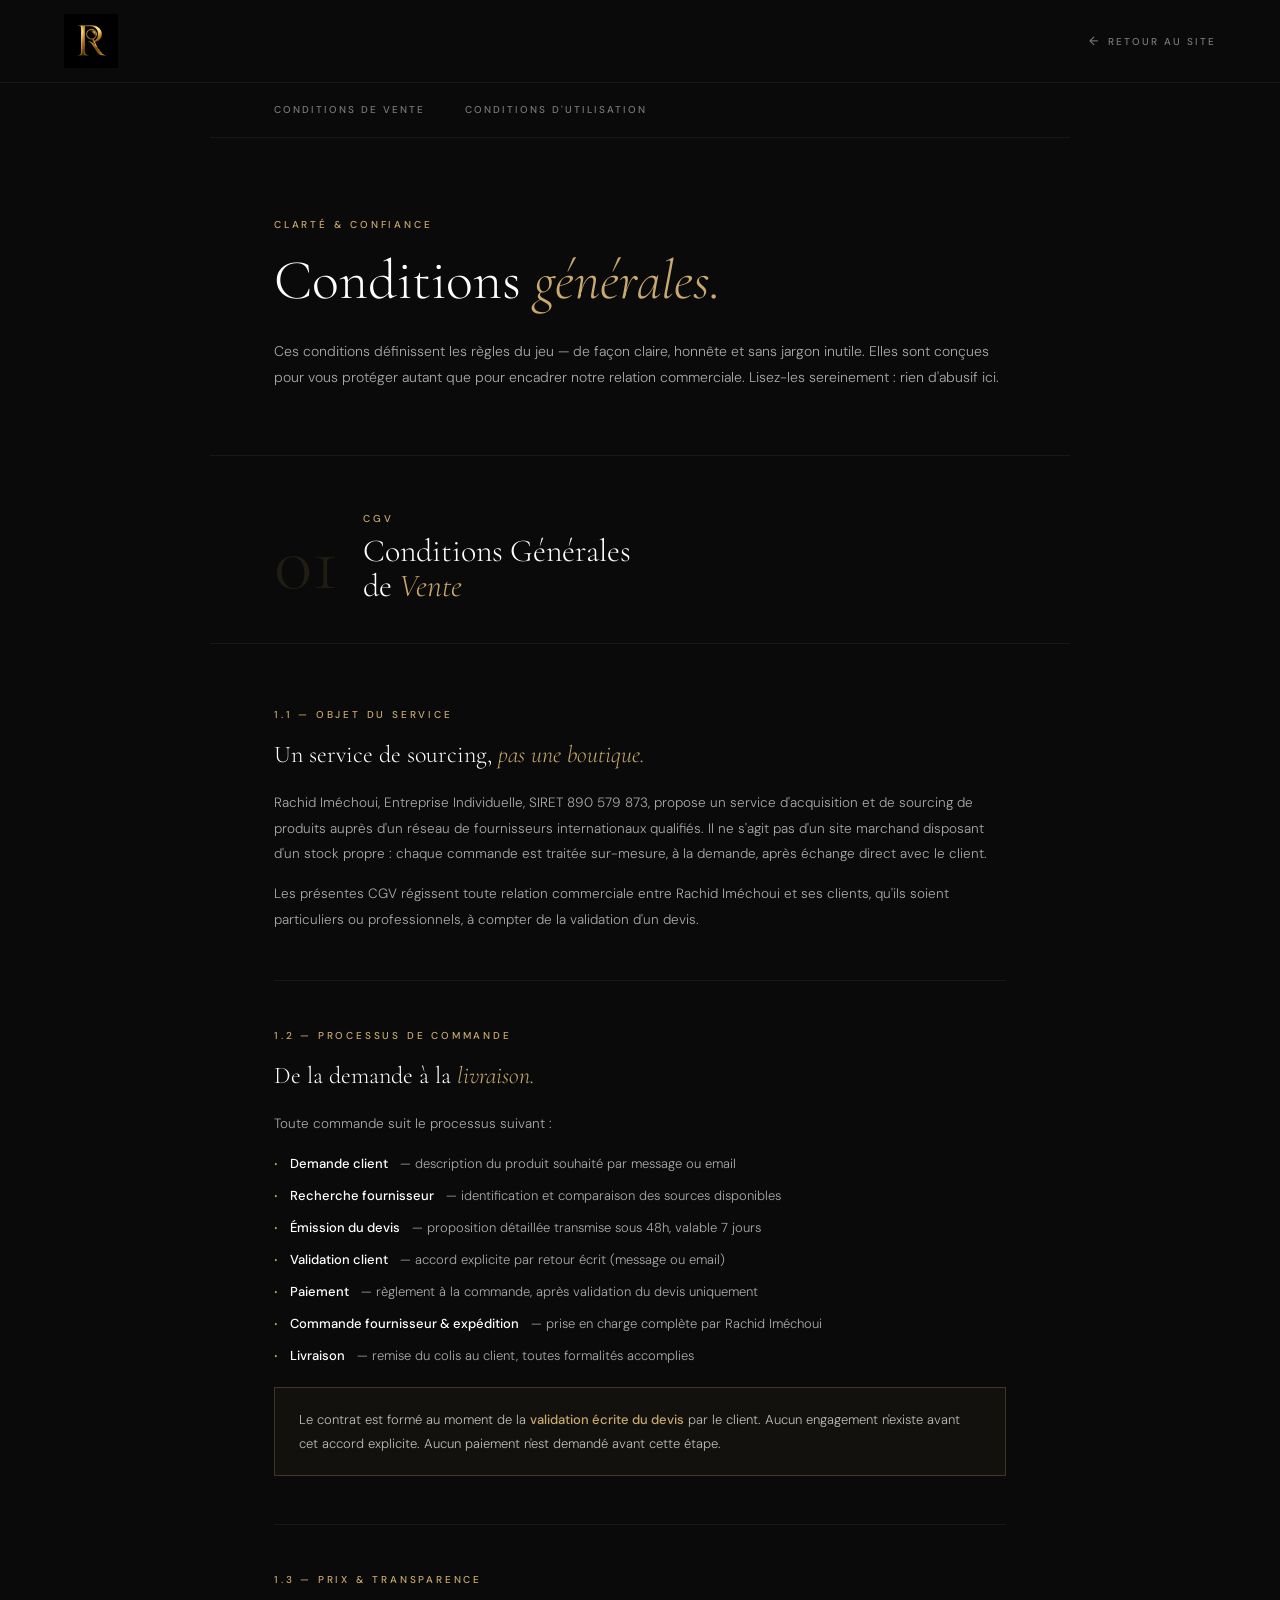
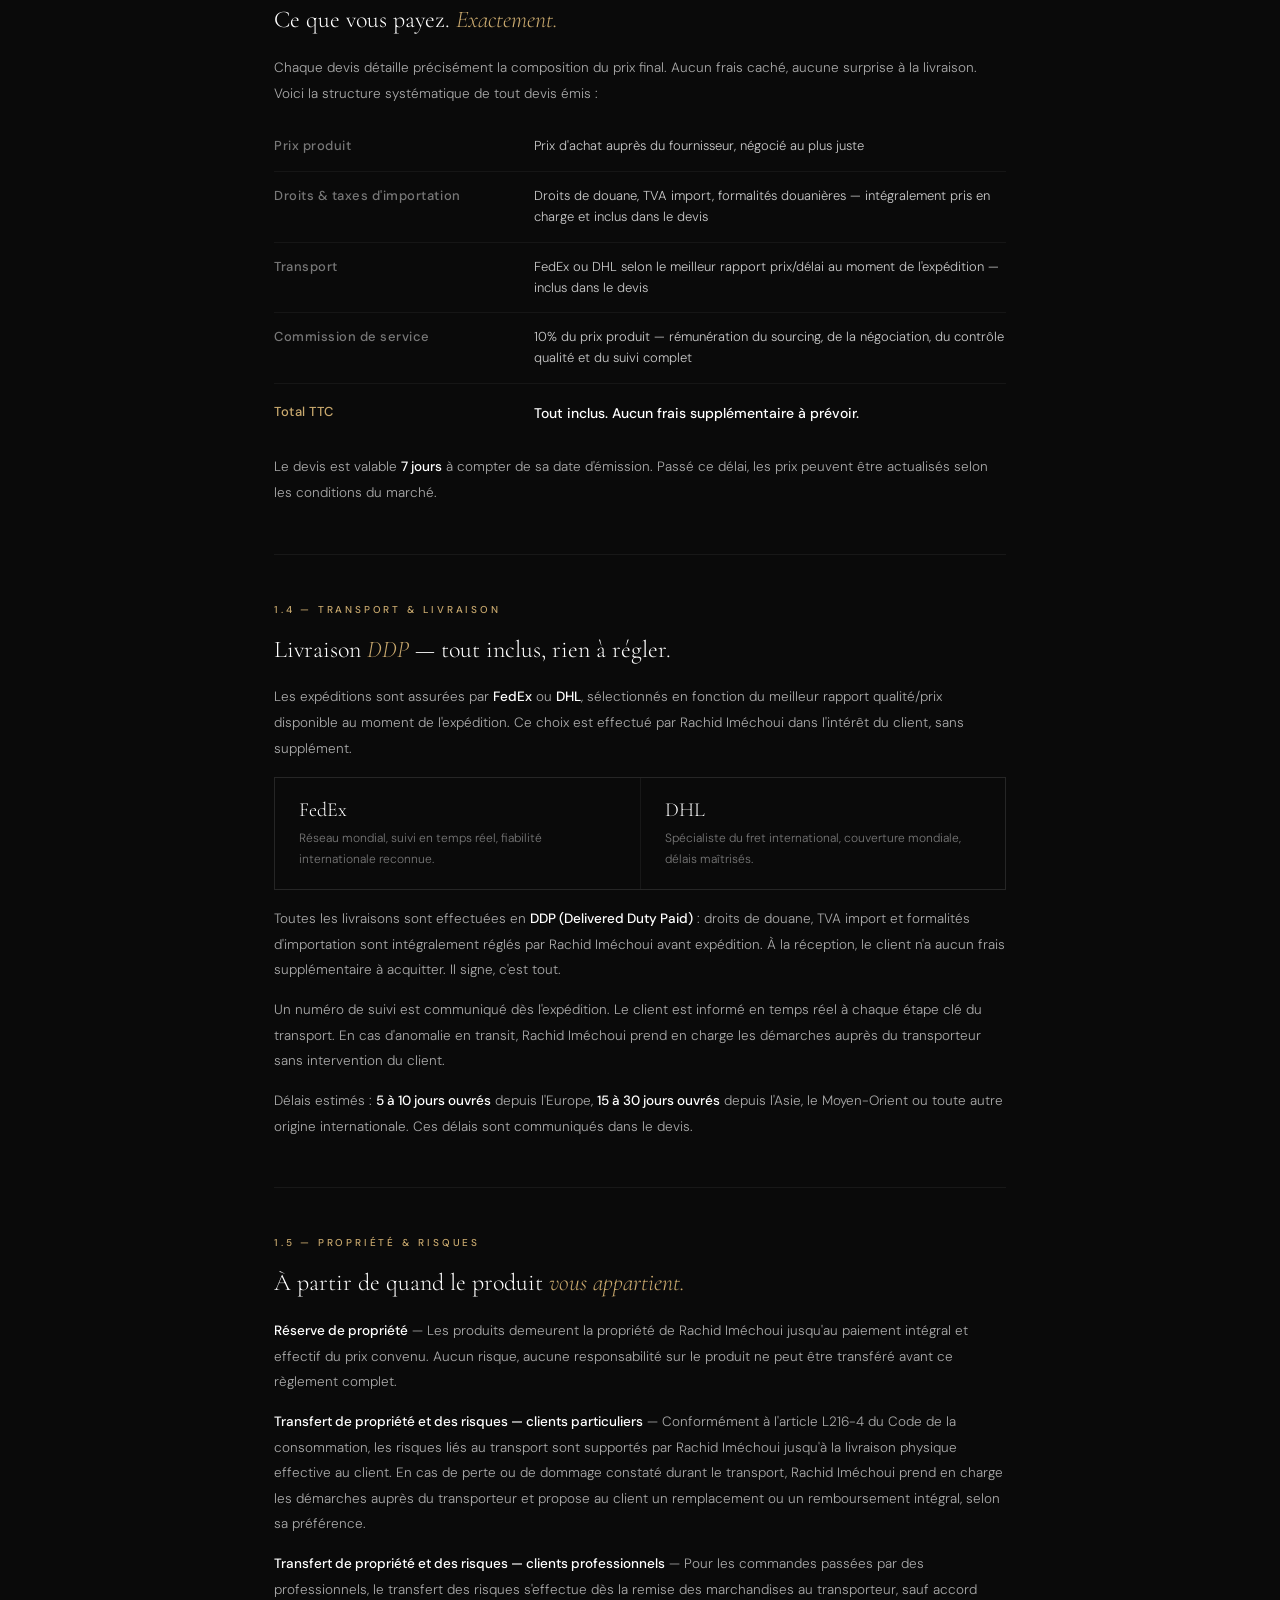
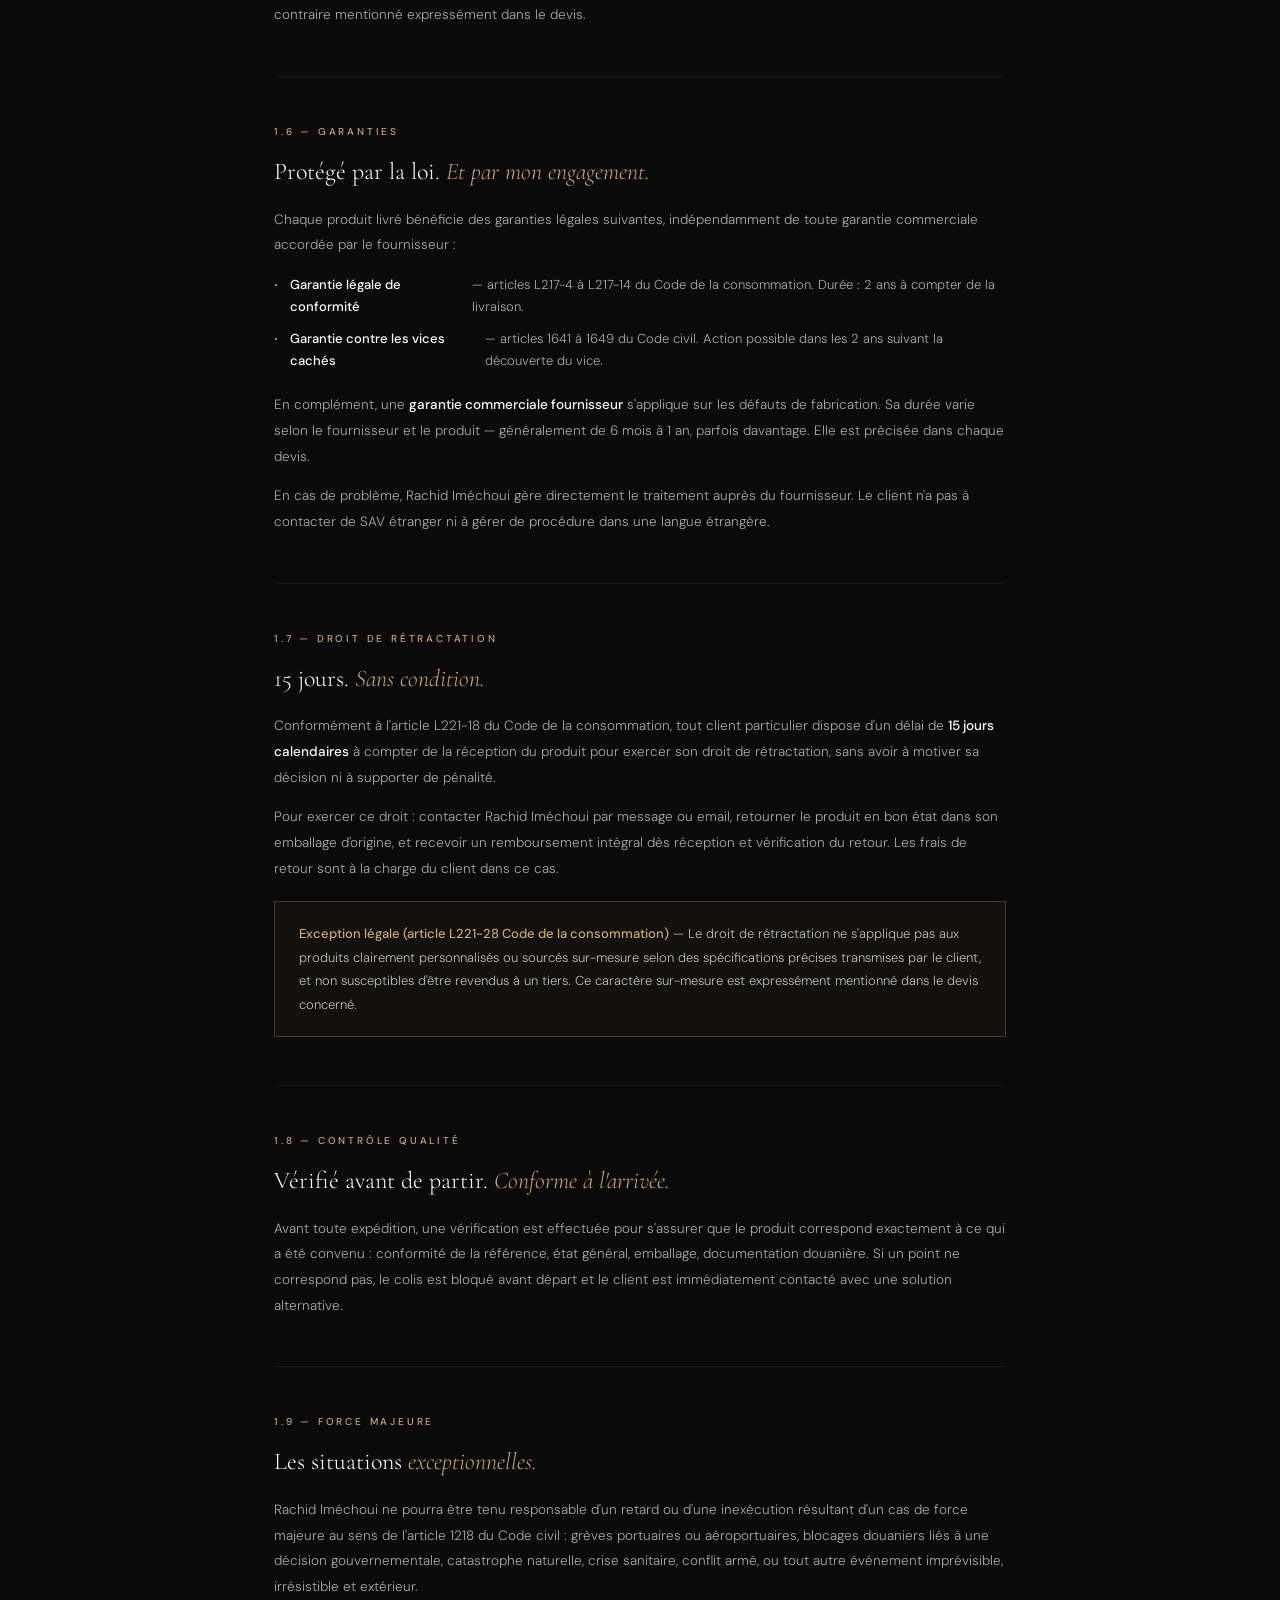
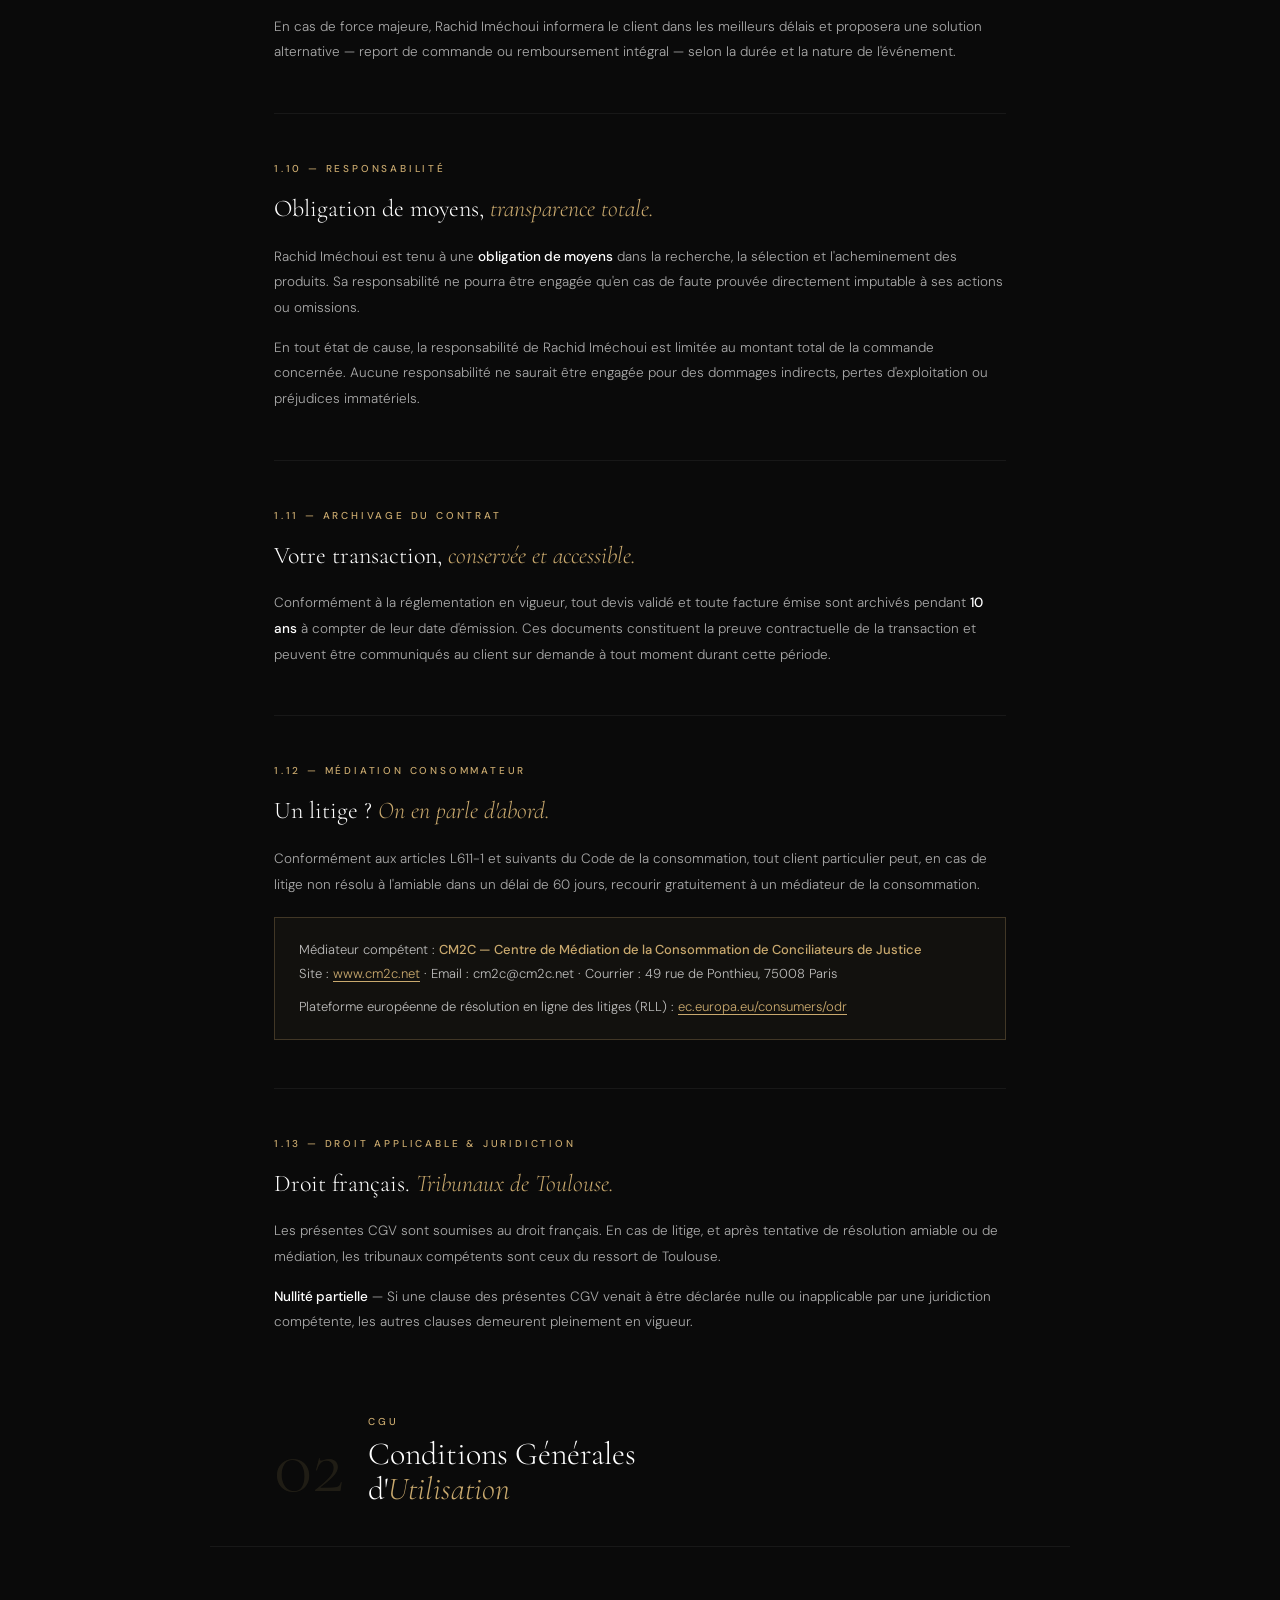
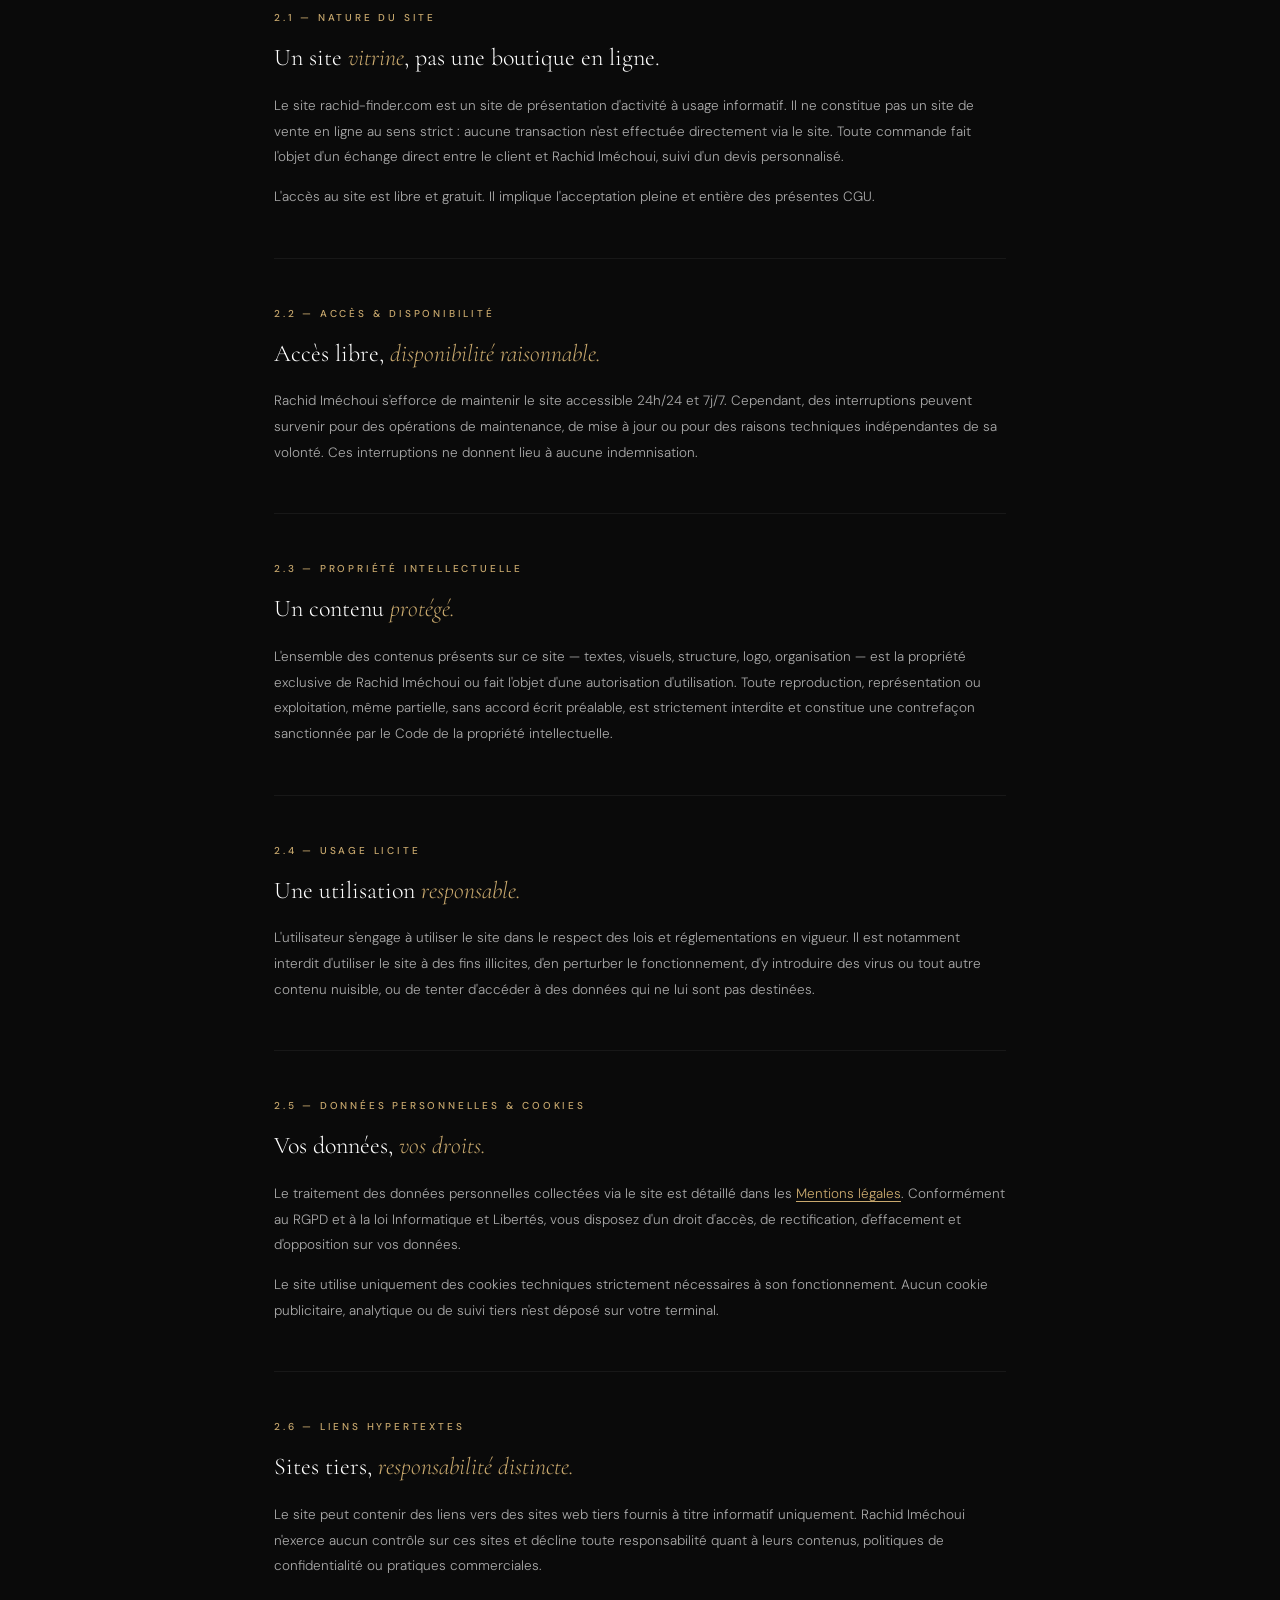
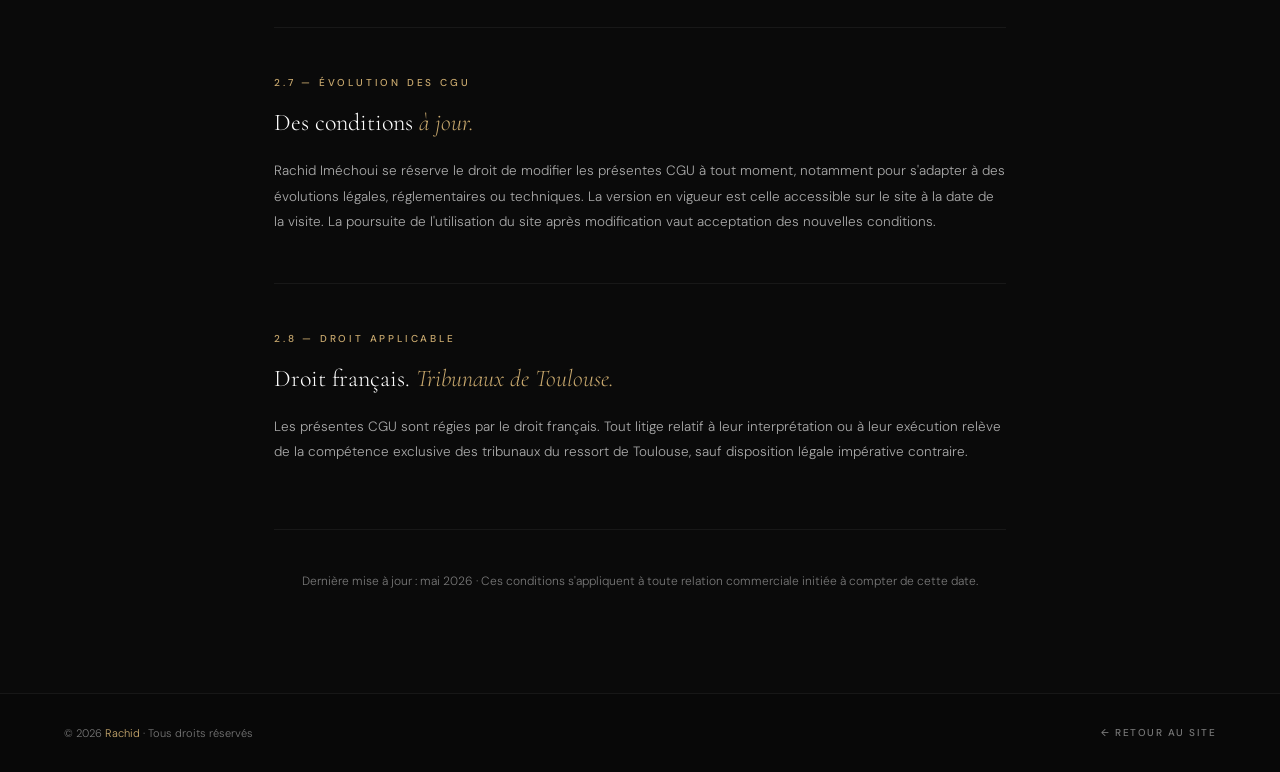
<file: cgv-cgu.html>
﻿<!DOCTYPE html>
<html lang="fr">
<head>
  <meta charset="UTF-8">
  <link rel="icon" type="image/x-icon" href="favicon.ico">
  <link rel="icon" type="image/png" sizes="32x32" href="favicon-32x32.png">
  <link rel="icon" type="image/png" sizes="192x192" href="favicon-192x192.png">
  <link rel="icon" type="image/png" sizes="512x512" href="favicon-512x512.png">
  <link rel="apple-touch-icon" sizes="180x180" href="favicon-192x192.png">
  <meta name="viewport" content="width=device-width, initial-scale=1.0">
  <title>CGV & CGU — Rachid·</title>
  <meta name="robots" content="noindex, follow">
  <link rel="preconnect" href="https://fonts.googleapis.com">
  <link rel="preconnect" href="https://fonts.gstatic.com" crossorigin>
  <link href="https://fonts.googleapis.com/css2?family=Cormorant+Garamond:ital,wght@0,300;0,400;1,300;1,400&family=DM+Sans:wght@300;400;500&display=swap" rel="stylesheet">
  <style>
    *, *::before, *::after { box-sizing: border-box; margin: 0; padding: 0; }

    :root {
      --bg:          #0a0a0a;
      --bg-alt:      #080808;
      --gold:        #C9A96E;
      --gold-lt:     #E8D5B0;
      --white:       #FFFFFF;
      --text:        rgba(255,255,255,0.82);
      --text-soft:   rgba(255,255,255,0.65);
      --text-mute:   rgba(255,255,255,0.45);
      --border:      rgba(255,255,255,0.06);
      --border-gold: rgba(201,169,110,0.25);
      --serif: 'Cormorant Garamond', Georgia, serif;
      --sans:  'DM Sans', sans-serif;
    }

    html { scroll-behavior: smooth; }

    body {
      background: var(--bg);
      color: var(--text);
      font-family: var(--sans);
      font-weight: 300;
      -webkit-font-smoothing: antialiased;
    }

    a { text-decoration: none; color: inherit; }

    /* ── HEADER ── */
    .header {
      position: sticky;
      top: 0;
      z-index: 100;
      display: flex;
      align-items: center;
      justify-content: space-between;
      padding: 14px 64px;
      background: var(--bg);
      border-bottom: 0.5px solid var(--border);
    }
    .logo-brand { display: flex; align-items: center; }
    .logo-img-header { height: 54px; width: auto; display: block; }
    .back-link {
      font-size: 10px; font-weight: 500; letter-spacing: 0.2em; text-transform: uppercase;
      color: var(--text-mute); display: flex; align-items: center; gap: 8px; transition: color 0.3s;
    }
    .back-link:hover { color: var(--gold); }
    .back-link::before { content: '←'; font-size: 12px; }

    /* ── NAV INTERNE ── */
    .page-nav {
      max-width: 860px;
      margin: 0 auto;
      padding: 0 64px;
      display: flex;
      gap: 0;
      border-bottom: 0.5px solid var(--border);
    }
    .page-nav-link {
      font-size: 10px;
      font-weight: 500;
      letter-spacing: 0.2em;
      text-transform: uppercase;
      color: var(--text-mute);
      padding: 20px 0;
      margin-right: 40px;
      border-bottom: 1.5px solid transparent;
      transition: color 0.3s, border-color 0.3s;
    }
    .page-nav-link:hover { color: var(--gold); border-bottom-color: var(--gold); }

    /* ── HERO ── */
    .page-hero {
      padding: 80px 64px 64px;
      max-width: 860px;
      margin: 0 auto;
      border-bottom: 0.5px solid var(--border);
    }
    .eyebrow {
      font-size: 10px; font-weight: 500; letter-spacing: 0.28em;
      text-transform: uppercase; color: var(--gold); margin-bottom: 20px;
    }
    .page-title {
      font-family: var(--serif); font-size: 56px; font-weight: 300;
      color: var(--white); line-height: 1.05; margin-bottom: 28px;
    }
    .page-title em { font-style: italic; color: var(--gold); }
    .page-intro { font-size: 14px; color: var(--text-soft); line-height: 1.9; }

    /* ── PART SEPARATOR ── */
    .part-header {
      max-width: 860px;
      margin: 0 auto;
      padding: 56px 64px 40px;
      display: flex;
      align-items: flex-end;
      gap: 24px;
      border-bottom: 0.5px solid var(--border);
    }
    .part-num {
      font-family: var(--serif);
      font-size: 80px;
      font-weight: 300;
      color: rgba(201,169,110,0.12);
      line-height: 1;
    }
    .part-info {}
    .part-tag {
      font-size: 10px; font-weight: 500; letter-spacing: 0.28em;
      text-transform: uppercase; color: var(--gold); margin-bottom: 8px;
    }
    .part-title {
      font-family: var(--serif); font-size: 32px; font-weight: 300;
      color: var(--white); line-height: 1.1;
    }
    .part-title em { font-style: italic; color: var(--gold); }

    /* ── CONTENT ── */
    .content {
      max-width: 860px;
      margin: 0 auto;
      padding: 64px 64px 0;
    }
    .content + .part-header { padding-top: 80px; }

    .section {
      margin-bottom: 48px;
      padding-bottom: 48px;
      border-bottom: 0.5px solid var(--border);
    }
    .section:last-child { border-bottom: none; margin-bottom: 0; padding-bottom: 0; }

    .section-label {
      font-size: 10px; font-weight: 500; letter-spacing: 0.28em;
      text-transform: uppercase; color: var(--gold); margin-bottom: 20px;
    }
    .section-heading {
      font-family: var(--serif); font-size: 24px; font-weight: 300;
      color: var(--white); margin-bottom: 20px; line-height: 1.2;
    }
    .section-heading em { font-style: italic; color: var(--gold); }

    .text {
      font-size: 13.5px; color: var(--text-soft); line-height: 1.9; margin-bottom: 14px;
    }
    .text:last-child { margin-bottom: 0; }
    .text strong { color: var(--white); font-weight: 500; }

    /* ── DEVIS BREAKDOWN ── */
    .devis-table {
      width: 100%;
      border-collapse: collapse;
      margin-top: 16px;
      margin-bottom: 16px;
    }
    .devis-table tr { border-bottom: 0.5px solid rgba(255,255,255,0.05); }
    .devis-table tr:last-child { border-bottom: none; }
    .devis-table td {
      padding: 14px 0;
      font-size: 13px;
      line-height: 1.6;
      vertical-align: top;
    }
    .devis-table td:first-child {
      color: rgba(255,255,255,0.45); font-weight: 500;
      letter-spacing: 0.04em; width: 260px; padding-right: 24px;
    }
    .devis-table td:last-child { color: rgba(255,255,255,0.78); }
    .devis-table tr.devis-total td { padding-top: 18px; }
    .devis-table tr.devis-total td:first-child { color: var(--gold); }
    .devis-table tr.devis-total td:last-child {
      color: var(--white); font-weight: 500; font-size: 14px;
    }

    /* ── TRANSPORTEURS ── */
    .carriers {
      display: grid;
      grid-template-columns: 1fr 1fr;
      gap: 1px;
      background: var(--border);
      border: 0.5px solid var(--border);
      margin-top: 16px;
      margin-bottom: 16px;
    }
    .carrier-item {
      background: var(--bg);
      padding: 20px 24px;
    }
    .carrier-name {
      font-family: var(--serif);
      font-size: 20px;
      font-weight: 300;
      color: var(--white);
      margin-bottom: 6px;
    }
    .carrier-desc {
      font-size: 12px;
      color: var(--text-mute);
      line-height: 1.7;
    }

    /* ── LISTE À PUCES ── */
    .dot-list {
      list-style: none;
      margin-top: 14px;
      display: flex;
      flex-direction: column;
      gap: 10px;
    }
    .dot-list li {
      display: flex;
      align-items: flex-start;
      gap: 12px;
      font-size: 13px;
      color: var(--text-soft);
      line-height: 1.7;
    }
    .dot-list li::before {
      content: '·';
      color: var(--gold);
      font-size: 20px;
      line-height: 1.1;
      flex-shrink: 0;
    }
    .dot-list li strong { color: var(--white); font-weight: 500; }

    /* ── HIGHLIGHT ── */
    .highlight {
      border: 0.5px solid var(--border-gold);
      padding: 20px 24px;
      margin-top: 20px;
      background: rgba(201,169,110,0.04);
    }
    .highlight p {
      font-size: 13px; color: rgba(255,255,255,0.72); line-height: 1.8;
    }
    .highlight p + p { margin-top: 10px; }
    .highlight strong { color: var(--gold); font-weight: 500; }
    .highlight a { color: var(--gold); text-decoration: underline; text-underline-offset: 3px; }

    /* ── INFO TABLE ── */
    .info-table {
      width: 100%;
      border-collapse: collapse;
      margin-top: 8px;
    }
    .info-table tr { border-bottom: 0.5px solid rgba(255,255,255,0.04); }
    .info-table tr:last-child { border-bottom: none; }
    .info-table td {
      padding: 12px 0;
      font-size: 13px;
      line-height: 1.6;
      vertical-align: top;
    }
    .info-table td:first-child {
      color: rgba(255,255,255,0.45); font-weight: 500;
      letter-spacing: 0.04em; width: 220px; padding-right: 24px;
    }
    .info-table td:last-child { color: rgba(255,255,255,0.78); }

    /* ── SEPARATEUR FINAL ── */
    .final-sep {
      max-width: 860px;
      margin: 64px auto 0;
      padding: 0 64px 100px;
    }

    /* ── FOOTER ── */
    .page-footer {
      background: var(--bg-alt);
      border-top: 0.5px solid var(--border);
      padding: 32px 64px;
      display: flex;
      align-items: center;
      justify-content: space-between;
    }
    .footer-copy { font-size: 11px; color: var(--text-mute); }
    .footer-copy span { color: var(--gold); }
    .footer-back {
      font-size: 10px; font-weight: 500; letter-spacing: 0.15em;
      text-transform: uppercase; color: var(--text-mute); transition: color 0.3s;
    }
    .footer-back:hover { color: var(--gold); }

    /* ── RESPONSIVE ── */
    @media (max-width: 768px) {
      .header { padding: 10px 20px; }
      .logo-img-header { height: 44px; }
      .page-nav { padding: 0 20px; }
      .page-hero { padding: 48px 20px 40px; }
      .page-title { font-size: 36px; }
      .part-header { padding: 48px 20px 32px; }
      .part-num { font-size: 56px; }
      .part-title { font-size: 24px; }
      .content { padding: 48px 20px 0; }
      .final-sep { padding: 0 20px 72px; }
      .carriers { grid-template-columns: 1fr; }
      .info-table td:first-child { width: 140px; padding-right: 16px; }
      .devis-table td:first-child { width: 160px; padding-right: 16px; }
      .page-footer { flex-direction: column; gap: 12px; text-align: center; padding: 24px 20px; }
    }
  </style>
</head>
<body>

  <!-- HEADER -->
  <header class="header">
    <a href="index.html" class="logo-brand"><img src="images/logo%202.png" alt="Rachid" class="logo-img-header"></a>
    <a href="index.html" class="back-link">Retour au site</a>
  </header>

  <!-- NAV INTERNE -->
  <nav class="page-nav">
    <a href="#cgv" class="page-nav-link">Conditions de vente</a>
    <a href="#cgu" class="page-nav-link">Conditions d'utilisation</a>
  </nav>

  <!-- HERO -->
  <div class="page-hero">
    <p class="eyebrow">Clarté &amp; confiance</p>
    <h1 class="page-title">Conditions <em>générales.</em></h1>
    <p class="page-intro">Ces conditions définissent les règles du jeu — de façon claire, honnête et sans jargon inutile. Elles sont conçues pour vous protéger autant que pour encadrer notre relation commerciale. Lisez-les sereinement : rien d'abusif ici.</p>
  </div>

  <!-- ════════════════════════════════════
       PARTIE 1 — CGV
  ════════════════════════════════════ -->

  <div class="part-header" id="cgv">
    <span class="part-num">01</span>
    <div class="part-info">
      <p class="part-tag">CGV</p>
      <h2 class="part-title">Conditions Générales<br>de <em>Vente</em></h2>
    </div>
  </div>

  <div class="content">

    <!-- 1.1 OBJET -->
    <div class="section">
      <p class="section-label">1.1 — Objet du service</p>
      <h3 class="section-heading">Un service de sourcing, <em>pas une boutique.</em></h3>
      <p class="text">Rachid Iméchoui, Entreprise Individuelle, SIRET 890 579 873, propose un service d'acquisition et de sourcing de produits auprès d'un réseau de fournisseurs internationaux qualifiés. Il ne s'agit pas d'un site marchand disposant d'un stock propre : chaque commande est traitée sur-mesure, à la demande, après échange direct avec le client.</p>
      <p class="text">Les présentes CGV régissent toute relation commerciale entre Rachid Iméchoui et ses clients, qu'ils soient particuliers ou professionnels, à compter de la validation d'un devis.</p>
    </div>

    <!-- 1.2 PROCESSUS -->
    <div class="section">
      <p class="section-label">1.2 — Processus de commande</p>
      <h3 class="section-heading">De la demande à la <em>livraison.</em></h3>
      <p class="text">Toute commande suit le processus suivant :</p>
      <ul class="dot-list" style="margin-top: 16px;">
        <li><strong>Demande client</strong> — description du produit souhaité par message ou email</li>
        <li><strong>Recherche fournisseur</strong> — identification et comparaison des sources disponibles</li>
        <li><strong>Émission du devis</strong> — proposition détaillée transmise sous 48h, valable 7 jours</li>
        <li><strong>Validation client</strong> — accord explicite par retour écrit (message ou email)</li>
        <li><strong>Paiement</strong> — règlement à la commande, après validation du devis uniquement</li>
        <li><strong>Commande fournisseur &amp; expédition</strong> — prise en charge complète par Rachid Iméchoui</li>
        <li><strong>Livraison</strong> — remise du colis au client, toutes formalités accomplies</li>
      </ul>
      <div class="highlight">
        <p>Le contrat est formé au moment de la <strong>validation écrite du devis</strong> par le client. Aucun engagement n'existe avant cet accord explicite. Aucun paiement n'est demandé avant cette étape.</p>
      </div>
    </div>

    <!-- 1.3 PRIX & TRANSPARENCE -->
    <div class="section">
      <p class="section-label">1.3 — Prix &amp; transparence</p>
      <h3 class="section-heading">Ce que vous payez. <em>Exactement.</em></h3>
      <p class="text">Chaque devis détaille précisément la composition du prix final. Aucun frais caché, aucune surprise à la livraison. Voici la structure systématique de tout devis émis :</p>
      <table class="devis-table">
        <tr>
          <td>Prix produit</td>
          <td>Prix d'achat auprès du fournisseur, négocié au plus juste</td>
        </tr>
        <tr>
          <td>Droits &amp; taxes d'importation</td>
          <td>Droits de douane, TVA import, formalités douanières — intégralement pris en charge et inclus dans le devis</td>
        </tr>
        <tr>
          <td>Transport</td>
          <td>FedEx ou DHL selon le meilleur rapport prix/délai au moment de l'expédition — inclus dans le devis</td>
        </tr>
        <tr>
          <td>Commission de service</td>
          <td>10% du prix produit — rémunération du sourcing, de la négociation, du contrôle qualité et du suivi complet</td>
        </tr>
        <tr class="devis-total">
          <td>Total TTC</td>
          <td>Tout inclus. Aucun frais supplémentaire à prévoir.</td>
        </tr>
      </table>
      <p class="text">Le devis est valable <strong>7 jours</strong> à compter de sa date d'émission. Passé ce délai, les prix peuvent être actualisés selon les conditions du marché.</p>
    </div>

    <!-- 1.4 TRANSPORTEURS & LIVRAISON DDP -->
    <div class="section">
      <p class="section-label">1.4 — Transport &amp; livraison</p>
      <h3 class="section-heading">Livraison <em>DDP</em> — tout inclus, rien à régler.</h3>
      <p class="text">Les expéditions sont assurées par <strong>FedEx</strong> ou <strong>DHL</strong>, sélectionnés en fonction du meilleur rapport qualité/prix disponible au moment de l'expédition. Ce choix est effectué par Rachid Iméchoui dans l'intérêt du client, sans supplément.</p>
      <div class="carriers">
        <div class="carrier-item">
          <p class="carrier-name">FedEx</p>
          <p class="carrier-desc">Réseau mondial, suivi en temps réel, fiabilité internationale reconnue.</p>
        </div>
        <div class="carrier-item">
          <p class="carrier-name">DHL</p>
          <p class="carrier-desc">Spécialiste du fret international, couverture mondiale, délais maîtrisés.</p>
        </div>
      </div>
      <p class="text">Toutes les livraisons sont effectuées en <strong>DDP (Delivered Duty Paid)</strong> : droits de douane, TVA import et formalités d'importation sont intégralement réglés par Rachid Iméchoui avant expédition. À la réception, le client n'a aucun frais supplémentaire à acquitter. Il signe, c'est tout.</p>
      <p class="text">Un numéro de suivi est communiqué dès l'expédition. Le client est informé en temps réel à chaque étape clé du transport. En cas d'anomalie en transit, Rachid Iméchoui prend en charge les démarches auprès du transporteur sans intervention du client.</p>
      <p class="text">Délais estimés : <strong>5 à 10 jours ouvrés</strong> depuis l'Europe, <strong>15 à 30 jours ouvrés</strong> depuis l'Asie, le Moyen-Orient ou toute autre origine internationale. Ces délais sont communiqués dans le devis.</p>
    </div>

    <!-- 1.5 TRANSFERT DE PROPRIÉTÉ & RISQUES -->
    <div class="section">
      <p class="section-label">1.5 — Propriété &amp; risques</p>
      <h3 class="section-heading">À partir de quand le produit <em>vous appartient.</em></h3>
      <p class="text"><strong>Réserve de propriété</strong> — Les produits demeurent la propriété de Rachid Iméchoui jusqu'au paiement intégral et effectif du prix convenu. Aucun risque, aucune responsabilité sur le produit ne peut être transféré avant ce règlement complet.</p>
      <p class="text"><strong>Transfert de propriété et des risques — clients particuliers</strong> — Conformément à l'article L216-4 du Code de la consommation, les risques liés au transport sont supportés par Rachid Iméchoui jusqu'à la livraison physique effective au client. En cas de perte ou de dommage constaté durant le transport, Rachid Iméchoui prend en charge les démarches auprès du transporteur et propose au client un remplacement ou un remboursement intégral, selon sa préférence.</p>
      <p class="text"><strong>Transfert de propriété et des risques — clients professionnels</strong> — Pour les commandes passées par des professionnels, le transfert des risques s'effectue dès la remise des marchandises au transporteur, sauf accord contraire mentionné expressément dans le devis.</p>
    </div>

    <!-- 1.6 GARANTIES -->
    <div class="section">
      <p class="section-label">1.6 — Garanties</p>
      <h3 class="section-heading">Protégé par la loi. <em>Et par mon engagement.</em></h3>
      <p class="text">Chaque produit livré bénéficie des garanties légales suivantes, indépendamment de toute garantie commerciale accordée par le fournisseur :</p>
      <ul class="dot-list" style="margin-top: 16px; margin-bottom: 20px;">
        <li><strong>Garantie légale de conformité</strong> — articles L217-4 à L217-14 du Code de la consommation. Durée : 2 ans à compter de la livraison.</li>
        <li><strong>Garantie contre les vices cachés</strong> — articles 1641 à 1649 du Code civil. Action possible dans les 2 ans suivant la découverte du vice.</li>
      </ul>
      <p class="text">En complément, une <strong>garantie commerciale fournisseur</strong> s'applique sur les défauts de fabrication. Sa durée varie selon le fournisseur et le produit — généralement de 6 mois à 1 an, parfois davantage. Elle est précisée dans chaque devis.</p>
      <p class="text">En cas de problème, Rachid Iméchoui gère directement le traitement auprès du fournisseur. Le client n'a pas à contacter de SAV étranger ni à gérer de procédure dans une langue étrangère.</p>
    </div>

    <!-- 1.7 DROIT DE RÉTRACTATION -->
    <div class="section">
      <p class="section-label">1.7 — Droit de rétractation</p>
      <h3 class="section-heading">15 jours. <em>Sans condition.</em></h3>
      <p class="text">Conformément à l'article L221-18 du Code de la consommation, tout client particulier dispose d'un délai de <strong>15 jours calendaires</strong> à compter de la réception du produit pour exercer son droit de rétractation, sans avoir à motiver sa décision ni à supporter de pénalité.</p>
      <p class="text">Pour exercer ce droit : contacter Rachid Iméchoui par message ou email, retourner le produit en bon état dans son emballage d'origine, et recevoir un remboursement intégral dès réception et vérification du retour. Les frais de retour sont à la charge du client dans ce cas.</p>
      <div class="highlight">
        <p><strong>Exception légale (article L221-28 Code de la consommation)</strong> — Le droit de rétractation ne s'applique pas aux produits clairement personnalisés ou sourcés sur-mesure selon des spécifications précises transmises par le client, et non susceptibles d'être revendus à un tiers. Ce caractère sur-mesure est expressément mentionné dans le devis concerné.</p>
      </div>
    </div>

    <!-- 1.8 CONTRÔLE QUALITÉ -->
    <div class="section">
      <p class="section-label">1.8 — Contrôle qualité</p>
      <h3 class="section-heading">Vérifié avant de partir. <em>Conforme à l'arrivée.</em></h3>
      <p class="text">Avant toute expédition, une vérification est effectuée pour s'assurer que le produit correspond exactement à ce qui a été convenu : conformité de la référence, état général, emballage, documentation douanière. Si un point ne correspond pas, le colis est bloqué avant départ et le client est immédiatement contacté avec une solution alternative.</p>
    </div>

    <!-- 1.9 FORCE MAJEURE -->
    <div class="section">
      <p class="section-label">1.9 — Force majeure</p>
      <h3 class="section-heading">Les situations <em>exceptionnelles.</em></h3>
      <p class="text">Rachid Iméchoui ne pourra être tenu responsable d'un retard ou d'une inexécution résultant d'un cas de force majeure au sens de l'article 1218 du Code civil : grèves portuaires ou aéroportuaires, blocages douaniers liés à une décision gouvernementale, catastrophe naturelle, crise sanitaire, conflit armé, ou tout autre événement imprévisible, irrésistible et extérieur.</p>
      <p class="text">En cas de force majeure, Rachid Iméchoui informera le client dans les meilleurs délais et proposera une solution alternative — report de commande ou remboursement intégral — selon la durée et la nature de l'événement.</p>
    </div>

    <!-- 1.10 RESPONSABILITÉ -->
    <div class="section">
      <p class="section-label">1.10 — Responsabilité</p>
      <h3 class="section-heading">Obligation de moyens, <em>transparence totale.</em></h3>
      <p class="text">Rachid Iméchoui est tenu à une <strong>obligation de moyens</strong> dans la recherche, la sélection et l'acheminement des produits. Sa responsabilité ne pourra être engagée qu'en cas de faute prouvée directement imputable à ses actions ou omissions.</p>
      <p class="text">En tout état de cause, la responsabilité de Rachid Iméchoui est limitée au montant total de la commande concernée. Aucune responsabilité ne saurait être engagée pour des dommages indirects, pertes d'exploitation ou préjudices immatériels.</p>
    </div>

    <!-- 1.11 ARCHIVAGE -->
    <div class="section">
      <p class="section-label">1.11 — Archivage du contrat</p>
      <h3 class="section-heading">Votre transaction, <em>conservée et accessible.</em></h3>
      <p class="text">Conformément à la réglementation en vigueur, tout devis validé et toute facture émise sont archivés pendant <strong>10 ans</strong> à compter de leur date d'émission. Ces documents constituent la preuve contractuelle de la transaction et peuvent être communiqués au client sur demande à tout moment durant cette période.</p>
    </div>

    <!-- 1.12 MÉDIATION -->
    <div class="section">
      <p class="section-label">1.12 — Médiation consommateur</p>
      <h3 class="section-heading">Un litige ? <em>On en parle d'abord.</em></h3>
      <p class="text">Conformément aux articles L611-1 et suivants du Code de la consommation, tout client particulier peut, en cas de litige non résolu à l'amiable dans un délai de 60 jours, recourir gratuitement à un médiateur de la consommation.</p>
      <div class="highlight">
        <p>Médiateur compétent : <strong>CM2C — Centre de Médiation de la Consommation de Conciliateurs de Justice</strong><br>
        Site : <a href="https://www.cm2c.net" target="_blank" rel="noopener">www.cm2c.net</a> · Email : cm2c@cm2c.net · Courrier : 49 rue de Ponthieu, 75008 Paris</p>
        <p style="margin-top: 10px;">Plateforme européenne de résolution en ligne des litiges (RLL) : <a href="https://ec.europa.eu/consumers/odr" target="_blank" rel="noopener">ec.europa.eu/consumers/odr</a></p>
      </div>
    </div>

    <!-- 1.13 DROIT APPLICABLE -->
    <div class="section">
      <p class="section-label">1.13 — Droit applicable &amp; juridiction</p>
      <h3 class="section-heading">Droit français. <em>Tribunaux de Toulouse.</em></h3>
      <p class="text">Les présentes CGV sont soumises au droit français. En cas de litige, et après tentative de résolution amiable ou de médiation, les tribunaux compétents sont ceux du ressort de Toulouse.</p>
      <p class="text"><strong>Nullité partielle</strong> — Si une clause des présentes CGV venait à être déclarée nulle ou inapplicable par une juridiction compétente, les autres clauses demeurent pleinement en vigueur.</p>
    </div>

  </div><!-- /content CGV -->

  <!-- ════════════════════════════════════
       PARTIE 2 — CGU
  ════════════════════════════════════ -->

  <div class="part-header" id="cgu">
    <span class="part-num">02</span>
    <div class="part-info">
      <p class="part-tag">CGU</p>
      <h2 class="part-title">Conditions Générales<br>d'<em>Utilisation</em></h2>
    </div>
  </div>

  <div class="content">

    <!-- 2.1 OBJET -->
    <div class="section">
      <p class="section-label">2.1 — Nature du site</p>
      <h3 class="section-heading">Un site <em>vitrine</em>, pas une boutique en ligne.</h3>
      <p class="text">Le site rachid-finder.com est un site de présentation d'activité à usage informatif. Il ne constitue pas un site de vente en ligne au sens strict : aucune transaction n'est effectuée directement via le site. Toute commande fait l'objet d'un échange direct entre le client et Rachid Iméchoui, suivi d'un devis personnalisé.</p>
      <p class="text">L'accès au site est libre et gratuit. Il implique l'acceptation pleine et entière des présentes CGU.</p>
    </div>

    <!-- 2.2 ACCÈS & DISPONIBILITÉ -->
    <div class="section">
      <p class="section-label">2.2 — Accès &amp; disponibilité</p>
      <h3 class="section-heading">Accès libre, <em>disponibilité raisonnable.</em></h3>
      <p class="text">Rachid Iméchoui s'efforce de maintenir le site accessible 24h/24 et 7j/7. Cependant, des interruptions peuvent survenir pour des opérations de maintenance, de mise à jour ou pour des raisons techniques indépendantes de sa volonté. Ces interruptions ne donnent lieu à aucune indemnisation.</p>
    </div>

    <!-- 2.3 PROPRIÉTÉ INTELLECTUELLE -->
    <div class="section">
      <p class="section-label">2.3 — Propriété intellectuelle</p>
      <h3 class="section-heading">Un contenu <em>protégé.</em></h3>
      <p class="text">L'ensemble des contenus présents sur ce site — textes, visuels, structure, logo, organisation — est la propriété exclusive de Rachid Iméchoui ou fait l'objet d'une autorisation d'utilisation. Toute reproduction, représentation ou exploitation, même partielle, sans accord écrit préalable, est strictement interdite et constitue une contrefaçon sanctionnée par le Code de la propriété intellectuelle.</p>
    </div>

    <!-- 2.4 USAGE LICITE -->
    <div class="section">
      <p class="section-label">2.4 — Usage licite</p>
      <h3 class="section-heading">Une utilisation <em>responsable.</em></h3>
      <p class="text">L'utilisateur s'engage à utiliser le site dans le respect des lois et réglementations en vigueur. Il est notamment interdit d'utiliser le site à des fins illicites, d'en perturber le fonctionnement, d'y introduire des virus ou tout autre contenu nuisible, ou de tenter d'accéder à des données qui ne lui sont pas destinées.</p>
    </div>

    <!-- 2.5 DONNÉES PERSONNELLES -->
    <div class="section">
      <p class="section-label">2.5 — Données personnelles &amp; cookies</p>
      <h3 class="section-heading">Vos données, <em>vos droits.</em></h3>
      <p class="text">Le traitement des données personnelles collectées via le site est détaillé dans les <a href="mentions-legales.html" style="color: var(--gold); text-decoration: underline; text-underline-offset: 3px;">Mentions légales</a>. Conformément au RGPD et à la loi Informatique et Libertés, vous disposez d'un droit d'accès, de rectification, d'effacement et d'opposition sur vos données.</p>
      <p class="text">Le site utilise uniquement des cookies techniques strictement nécessaires à son fonctionnement. Aucun cookie publicitaire, analytique ou de suivi tiers n'est déposé sur votre terminal.</p>
    </div>

    <!-- 2.6 LIENS HYPERTEXTES -->
    <div class="section">
      <p class="section-label">2.6 — Liens hypertextes</p>
      <h3 class="section-heading">Sites tiers, <em>responsabilité distincte.</em></h3>
      <p class="text">Le site peut contenir des liens vers des sites web tiers fournis à titre informatif uniquement. Rachid Iméchoui n'exerce aucun contrôle sur ces sites et décline toute responsabilité quant à leurs contenus, politiques de confidentialité ou pratiques commerciales.</p>
    </div>

    <!-- 2.7 MODIFICATION DES CGU -->
    <div class="section">
      <p class="section-label">2.7 — Évolution des CGU</p>
      <h3 class="section-heading">Des conditions <em>à jour.</em></h3>
      <p class="text">Rachid Iméchoui se réserve le droit de modifier les présentes CGU à tout moment, notamment pour s'adapter à des évolutions légales, réglementaires ou techniques. La version en vigueur est celle accessible sur le site à la date de la visite. La poursuite de l'utilisation du site après modification vaut acceptation des nouvelles conditions.</p>
    </div>

    <!-- 2.8 DROIT APPLICABLE -->
    <div class="section">
      <p class="section-label">2.8 — Droit applicable</p>
      <h3 class="section-heading">Droit français. <em>Tribunaux de Toulouse.</em></h3>
      <p class="text">Les présentes CGU sont régies par le droit français. Tout litige relatif à leur interprétation ou à leur exécution relève de la compétence exclusive des tribunaux du ressort de Toulouse, sauf disposition légale impérative contraire.</p>
    </div>

  </div><!-- /content CGU -->

  <div class="final-sep">
    <p class="text" style="font-size: 12px; color: var(--text-mute); text-align: center; padding-top: 40px; border-top: 0.5px solid var(--border);">Dernière mise à jour : mai 2026 · Ces conditions s'appliquent à toute relation commerciale initiée à compter de cette date.</p>
  </div>

  <!-- FOOTER -->
  <footer class="page-footer">
    <span class="footer-copy">© 2026 <span>Rachid</span> · Tous droits réservés</span>
    <a href="index.html" class="footer-back">← Retour au site</a>
  </footer>

</body>
</html>
</file>
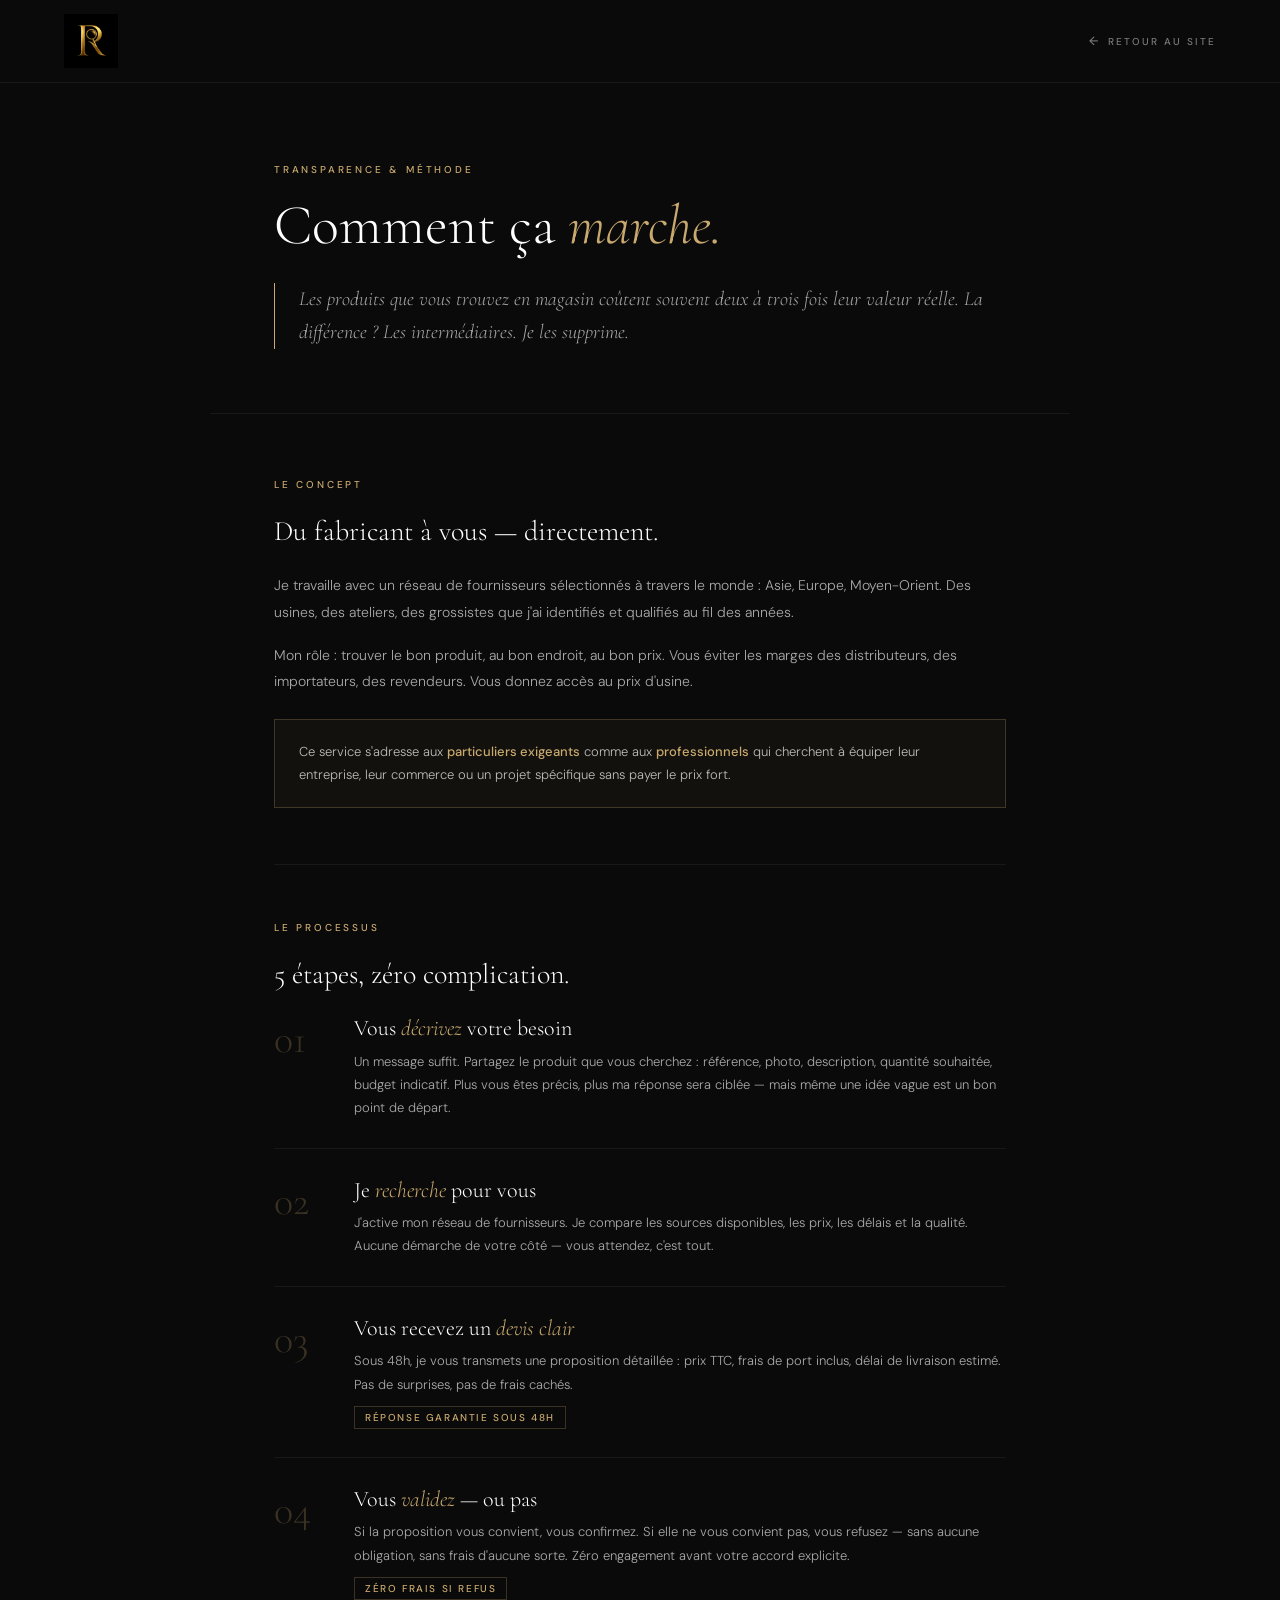
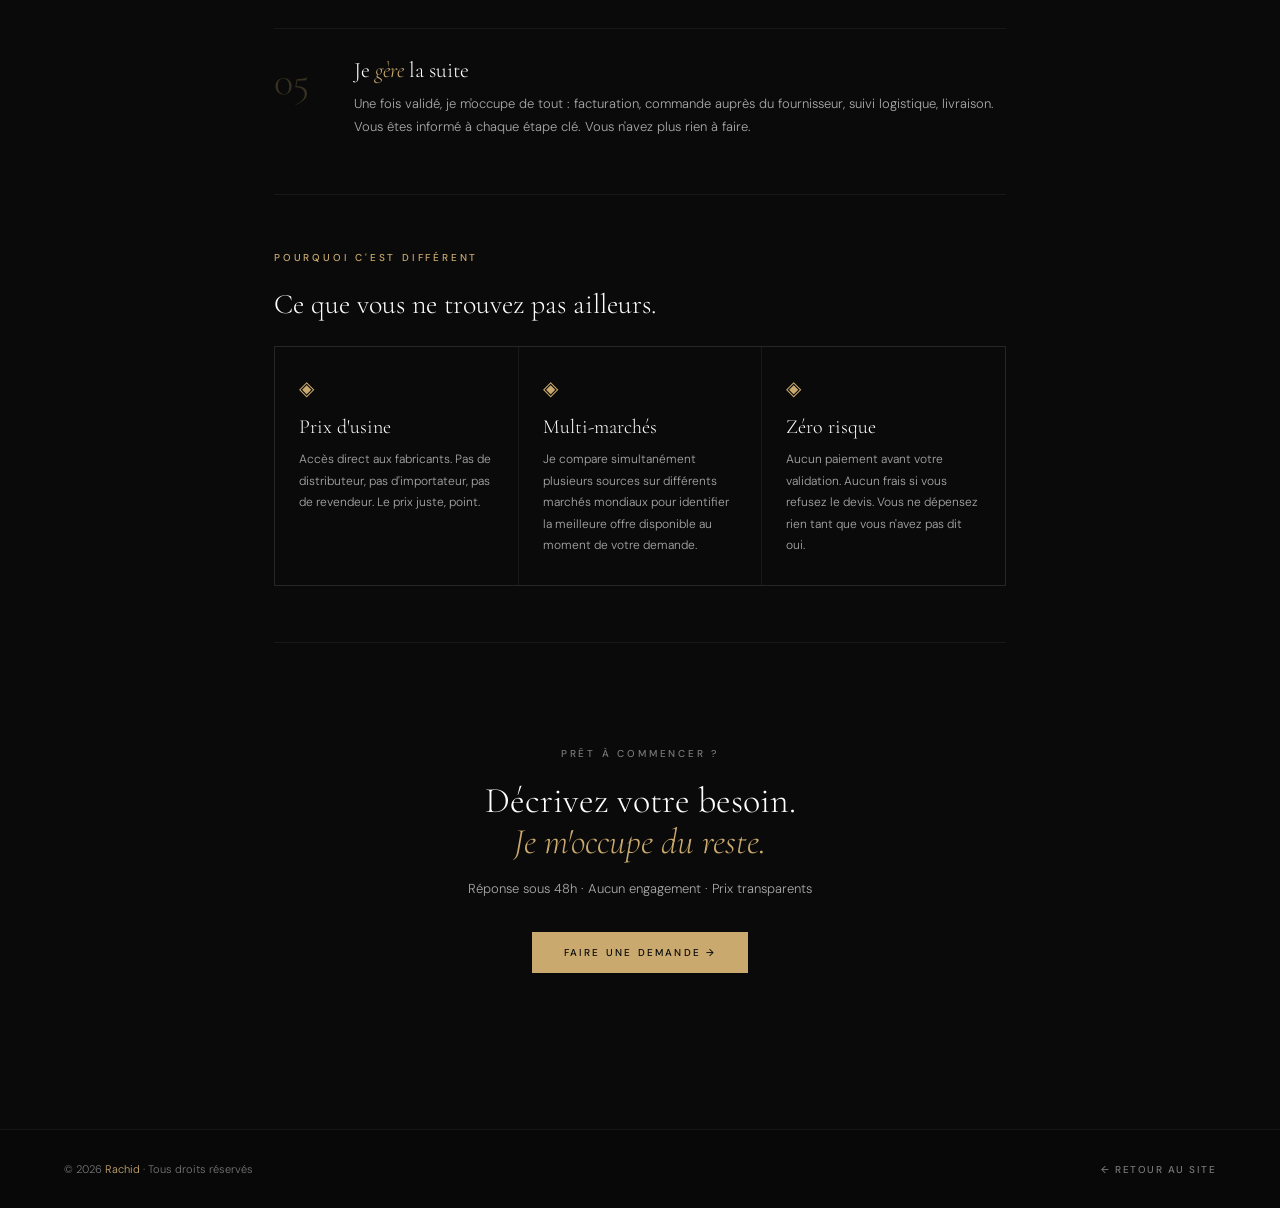
<file: comment-ca-marche.html>
﻿<!DOCTYPE html>
<html lang="fr">
<head>
  <meta charset="UTF-8">
  <link rel="icon" type="image/x-icon" href="favicon.ico">
  <link rel="icon" type="image/png" sizes="32x32" href="favicon-32x32.png">
  <link rel="icon" type="image/png" sizes="192x192" href="favicon-192x192.png">
  <link rel="icon" type="image/png" sizes="512x512" href="favicon-512x512.png">
  <link rel="apple-touch-icon" sizes="180x180" href="favicon-192x192.png">
  <meta name="viewport" content="width=device-width, initial-scale=1.0">
  <title>Comment ça marche — Rachid·</title>
  <meta name="description" content="Découvrez comment Rachid Iméchoui trouve vos produits directement auprès des fabricants, sans intermédiaires, au prix d'usine.">
  <link rel="preconnect" href="https://fonts.googleapis.com">
  <link rel="preconnect" href="https://fonts.gstatic.com" crossorigin>
  <link href="https://fonts.googleapis.com/css2?family=Cormorant+Garamond:ital,wght@0,300;0,400;1,300;1,400&family=DM+Sans:wght@300;400;500&display=swap" rel="stylesheet">
  <style>
    *, *::before, *::after { box-sizing: border-box; margin: 0; padding: 0; }

    :root {
      --bg:          #0a0a0a;
      --bg-alt:      #080808;
      --gold:        #C9A96E;
      --gold-lt:     #E8D5B0;
      --white:       #FFFFFF;
      --text:        rgba(255,255,255,0.82);
      --text-soft:   rgba(255,255,255,0.65);
      --text-mute:   rgba(255,255,255,0.45);
      --border:      rgba(255,255,255,0.06);
      --border-gold: rgba(201,169,110,0.25);
      --serif: 'Cormorant Garamond', Georgia, serif;
      --sans:  'DM Sans', sans-serif;
    }

    html { scroll-behavior: smooth; }

    body {
      background: var(--bg);
      color: var(--text);
      font-family: var(--sans);
      font-weight: 300;
      -webkit-font-smoothing: antialiased;
    }

    a { text-decoration: none; color: inherit; }

    /* ── HEADER ── */
    .header {
      position: sticky;
      top: 0;
      z-index: 100;
      display: flex;
      align-items: center;
      justify-content: space-between;
      padding: 14px 64px;
      background: var(--bg);
      border-bottom: 0.5px solid var(--border);
    }
    .logo-brand { display: flex; align-items: center; }
    .logo-img-header { height: 54px; width: auto; display: block; }

    .back-link {
      font-size: 10px;
      font-weight: 500;
      letter-spacing: 0.2em;
      text-transform: uppercase;
      color: var(--text-mute);
      display: flex;
      align-items: center;
      gap: 8px;
      transition: color 0.3s;
    }
    .back-link:hover { color: var(--gold); }
    .back-link::before {
      content: '←';
      font-size: 12px;
    }

    /* ── HERO ── */
    .page-hero {
      padding: 80px 64px 64px;
      max-width: 860px;
      margin: 0 auto;
      border-bottom: 0.5px solid var(--border);
    }

    .eyebrow {
      font-size: 10px;
      font-weight: 500;
      letter-spacing: 0.28em;
      text-transform: uppercase;
      color: var(--gold);
      margin-bottom: 20px;
    }

    .page-title {
      font-family: var(--serif);
      font-size: 56px;
      font-weight: 300;
      color: var(--white);
      line-height: 1.05;
      margin-bottom: 28px;
    }
    .page-title em { font-style: italic; color: var(--gold); }

    .page-intro {
      font-family: var(--serif);
      font-size: 20px;
      font-weight: 300;
      font-style: italic;
      color: var(--text-soft);
      line-height: 1.65;
      border-left: 1.5px solid var(--gold);
      padding-left: 24px;
    }

    /* ── CONTENT ── */
    .content {
      max-width: 860px;
      margin: 0 auto;
      padding: 64px 64px 100px;
    }

    .section {
      margin-bottom: 56px;
      padding-bottom: 56px;
      border-bottom: 0.5px solid var(--border);
    }
    .section:last-child {
      border-bottom: none;
      margin-bottom: 0;
    }

    .section-label {
      font-size: 10px;
      font-weight: 500;
      letter-spacing: 0.28em;
      text-transform: uppercase;
      color: var(--gold);
      margin-bottom: 24px;
    }

    .section-heading {
      font-family: var(--serif);
      font-size: 28px;
      font-weight: 300;
      color: var(--white);
      margin-bottom: 24px;
      line-height: 1.2;
    }

    .text {
      font-size: 14px;
      color: var(--text-soft);
      line-height: 1.9;
      margin-bottom: 16px;
    }
    .text:last-child { margin-bottom: 0; }

    /* ── STEPS ── */
    .steps {
      display: flex;
      flex-direction: column;
      gap: 0;
      margin-top: 8px;
    }

    .step {
      display: grid;
      grid-template-columns: 56px 1fr;
      gap: 0 24px;
      padding: 28px 0;
      border-bottom: 0.5px solid var(--border);
      position: relative;
    }
    .step:first-child { padding-top: 0; }
    .step:last-child { border-bottom: none; padding-bottom: 0; }

    .step-num {
      font-family: var(--serif);
      font-size: 40px;
      font-weight: 300;
      color: rgba(201,169,110,0.25);
      line-height: 1;
      padding-top: 4px;
    }

    .step-body {}

    .step-title {
      font-family: var(--serif);
      font-size: 22px;
      font-weight: 300;
      color: var(--white);
      margin-bottom: 8px;
      line-height: 1.2;
    }
    .step-title em { font-style: italic; color: var(--gold); }

    .step-desc {
      font-size: 13px;
      color: var(--text-soft);
      line-height: 1.8;
    }

    .step-badge {
      display: inline-block;
      margin-top: 10px;
      font-size: 10px;
      font-weight: 500;
      letter-spacing: 0.16em;
      text-transform: uppercase;
      color: var(--gold);
      border: 0.5px solid var(--border-gold);
      padding: 4px 10px;
    }

    /* ── DIFFERENTIATORS ── */
    .diff-grid {
      display: grid;
      grid-template-columns: repeat(3, 1fr);
      gap: 1px;
      background: var(--border);
      border: 0.5px solid var(--border);
      margin-top: 8px;
    }

    .diff-item {
      background: var(--bg);
      padding: 28px 24px;
    }

    .diff-icon {
      font-size: 20px;
      color: var(--gold);
      margin-bottom: 14px;
    }

    .diff-title {
      font-family: var(--serif);
      font-size: 20px;
      font-weight: 300;
      color: var(--white);
      margin-bottom: 10px;
      line-height: 1.2;
    }

    .diff-desc {
      font-size: 12px;
      color: var(--text-soft);
      line-height: 1.8;
    }

    /* ── CTA ── */
    .cta-block {
      text-align: center;
      padding: 48px 0 0;
    }

    .cta-label {
      font-size: 10px;
      font-weight: 500;
      letter-spacing: 0.28em;
      text-transform: uppercase;
      color: var(--text-mute);
      margin-bottom: 20px;
    }

    .cta-heading {
      font-family: var(--serif);
      font-size: 36px;
      font-weight: 300;
      color: var(--white);
      margin-bottom: 14px;
      line-height: 1.15;
    }
    .cta-heading em { font-style: italic; color: var(--gold); }

    .cta-sub {
      font-size: 13px;
      color: var(--text-soft);
      line-height: 1.8;
      margin-bottom: 32px;
    }

    .btn-gold {
      display: inline-block;
      font-size: 10px;
      font-weight: 500;
      letter-spacing: 0.22em;
      text-transform: uppercase;
      color: var(--bg);
      background: var(--gold);
      padding: 14px 32px;
      transition: background 0.3s, color 0.3s;
    }
    .btn-gold:hover {
      background: var(--gold-lt);
    }

    /* highlight box */
    .highlight {
      border: 0.5px solid var(--border-gold);
      padding: 20px 24px;
      margin-top: 24px;
      background: rgba(201,169,110,0.04);
    }
    .highlight p {
      font-size: 13px;
      color: rgba(255,255,255,0.72);
      line-height: 1.8;
    }
    .highlight strong {
      color: var(--gold);
      font-weight: 500;
    }

    /* ── FOOTER ── */
    .page-footer {
      background: var(--bg-alt);
      border-top: 0.5px solid var(--border);
      padding: 32px 64px;
      display: flex;
      align-items: center;
      justify-content: space-between;
    }
    .footer-copy {
      font-size: 11px;
      color: var(--text-mute);
    }
    .footer-copy span { color: var(--gold); }
    .footer-back {
      font-size: 10px;
      font-weight: 500;
      letter-spacing: 0.15em;
      text-transform: uppercase;
      color: var(--text-mute);
      transition: color 0.3s;
    }
    .footer-back:hover { color: var(--gold); }

    /* ── RESPONSIVE ── */
    @media (max-width: 768px) {
      .header { padding: 10px 20px; }
      .logo-img-header { height: 44px; }

      .page-hero { padding: 48px 20px 40px; }
      .page-title { font-size: 36px; }
      .page-intro { font-size: 16px; }

      .content { padding: 48px 20px 72px; }

      .step { grid-template-columns: 44px 1fr; gap: 0 16px; }
      .step-num { font-size: 30px; }

      .diff-grid { grid-template-columns: 1fr; }

      .page-footer {
        flex-direction: column;
        gap: 12px;
        text-align: center;
        padding: 24px 20px;
      }
    }
  </style>
</head>
<body>

  <!-- HEADER -->
  <header class="header">
    <a href="index.html" class="logo-brand"><img src="images/logo%202.png" alt="Rachid" class="logo-img-header"></a>
    <a href="index.html" class="back-link">Retour au site</a>
  </header>

  <!-- HERO -->
  <div class="page-hero">
    <p class="eyebrow">Transparence &amp; méthode</p>
    <h1 class="page-title">Comment ça <em>marche.</em></h1>
    <p class="page-intro">
      Les produits que vous trouvez en magasin coûtent souvent deux à trois fois leur valeur réelle. La différence ? Les intermédiaires. Je les supprime.
    </p>
  </div>

  <!-- CONTENU -->
  <main class="content">

    <!-- CONCEPT -->
    <div class="section">
      <p class="section-label">Le concept</p>
      <h2 class="section-heading">Du fabricant à vous — directement.</h2>
      <p class="text">Je travaille avec un réseau de fournisseurs sélectionnés à travers le monde : Asie, Europe, Moyen-Orient. Des usines, des ateliers, des grossistes que j'ai identifiés et qualifiés au fil des années.</p>
      <p class="text">Mon rôle : trouver le bon produit, au bon endroit, au bon prix. Vous éviter les marges des distributeurs, des importateurs, des revendeurs. Vous donnez accès au prix d'usine.</p>
      <div class="highlight">
        <p>Ce service s'adresse aux <strong>particuliers exigeants</strong> comme aux <strong>professionnels</strong> qui cherchent à équiper leur entreprise, leur commerce ou un projet spécifique sans payer le prix fort.</p>
      </div>
    </div>

    <!-- LES 5 ÉTAPES -->
    <div class="section">
      <p class="section-label">Le processus</p>
      <h2 class="section-heading">5 étapes, zéro complication.</h2>

      <div class="steps">

        <div class="step">
          <span class="step-num">01</span>
          <div class="step-body">
            <h3 class="step-title">Vous <em>décrivez</em> votre besoin</h3>
            <p class="step-desc">Un message suffit. Partagez le produit que vous cherchez : référence, photo, description, quantité souhaitée, budget indicatif. Plus vous êtes précis, plus ma réponse sera ciblée — mais même une idée vague est un bon point de départ.</p>
          </div>
        </div>

        <div class="step">
          <span class="step-num">02</span>
          <div class="step-body">
            <h3 class="step-title">Je <em>recherche</em> pour vous</h3>
            <p class="step-desc">J'active mon réseau de fournisseurs. Je compare les sources disponibles, les prix, les délais et la qualité. Aucune démarche de votre côté — vous attendez, c'est tout.</p>
          </div>
        </div>

        <div class="step">
          <span class="step-num">03</span>
          <div class="step-body">
            <h3 class="step-title">Vous recevez un <em>devis clair</em></h3>
            <p class="step-desc">Sous 48h, je vous transmets une proposition détaillée : prix TTC, frais de port inclus, délai de livraison estimé. Pas de surprises, pas de frais cachés.</p>
            <span class="step-badge">Réponse garantie sous 48h</span>
          </div>
        </div>

        <div class="step">
          <span class="step-num">04</span>
          <div class="step-body">
            <h3 class="step-title">Vous <em>validez</em> — ou pas</h3>
            <p class="step-desc">Si la proposition vous convient, vous confirmez. Si elle ne vous convient pas, vous refusez — sans aucune obligation, sans frais d'aucune sorte. Zéro engagement avant votre accord explicite.</p>
            <span class="step-badge">Zéro frais si refus</span>
          </div>
        </div>

        <div class="step">
          <span class="step-num">05</span>
          <div class="step-body">
            <h3 class="step-title">Je <em>gère</em> la suite</h3>
            <p class="step-desc">Une fois validé, je m'occupe de tout : facturation, commande auprès du fournisseur, suivi logistique, livraison. Vous êtes informé à chaque étape clé. Vous n'avez plus rien à faire.</p>
          </div>
        </div>

      </div>
    </div>

    <!-- DIFFÉRENCIATEURS -->
    <div class="section">
      <p class="section-label">Pourquoi c'est différent</p>
      <h2 class="section-heading">Ce que vous ne trouvez pas ailleurs.</h2>

      <div class="diff-grid">
        <div class="diff-item">
          <div class="diff-icon">◈</div>
          <h3 class="diff-title">Prix d'usine</h3>
          <p class="diff-desc">Accès direct aux fabricants. Pas de distributeur, pas d'importateur, pas de revendeur. Le prix juste, point.</p>
        </div>
        <div class="diff-item">
          <div class="diff-icon">◈</div>
          <h3 class="diff-title">Multi-marchés</h3>
          <p class="diff-desc">Je compare simultanément plusieurs sources sur différents marchés mondiaux pour identifier la meilleure offre disponible au moment de votre demande.</p>
        </div>
        <div class="diff-item">
          <div class="diff-icon">◈</div>
          <h3 class="diff-title">Zéro risque</h3>
          <p class="diff-desc">Aucun paiement avant votre validation. Aucun frais si vous refusez le devis. Vous ne dépensez rien tant que vous n'avez pas dit oui.</p>
        </div>
      </div>
    </div>

    <!-- CTA -->
    <div class="section">
      <div class="cta-block">
        <p class="cta-label">Prêt à commencer ?</p>
        <h2 class="cta-heading">Décrivez votre besoin.<br><em>Je m'occupe du reste.</em></h2>
        <p class="cta-sub">Réponse sous 48h · Aucun engagement · Prix transparents</p>
        <a href="demande.html" class="btn-gold">Faire une demande →</a>
      </div>
    </div>

  </main>

  <!-- FOOTER -->
  <footer class="page-footer">
    <span class="footer-copy">© 2026 <span>Rachid</span> · Tous droits réservés</span>
    <a href="index.html" class="footer-back">← Retour au site</a>
  </footer>

</body>
</html>
</file>
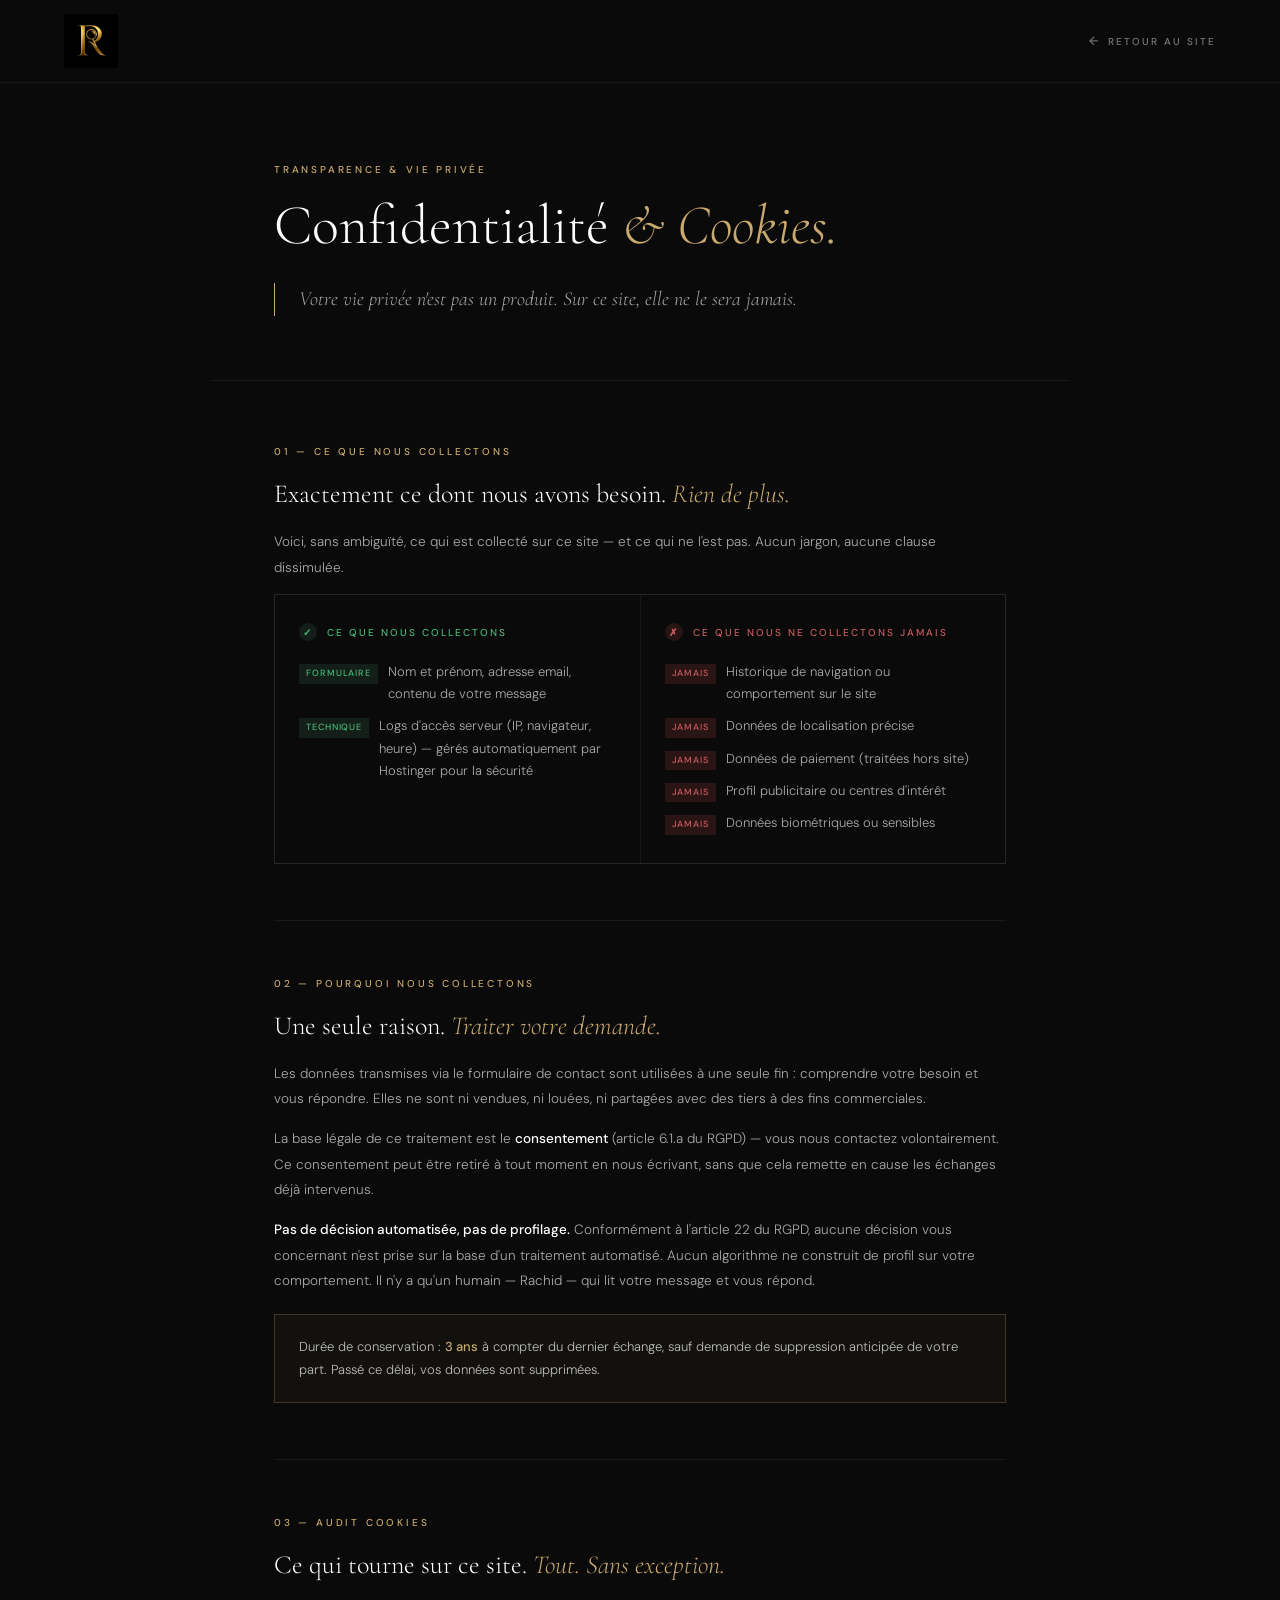
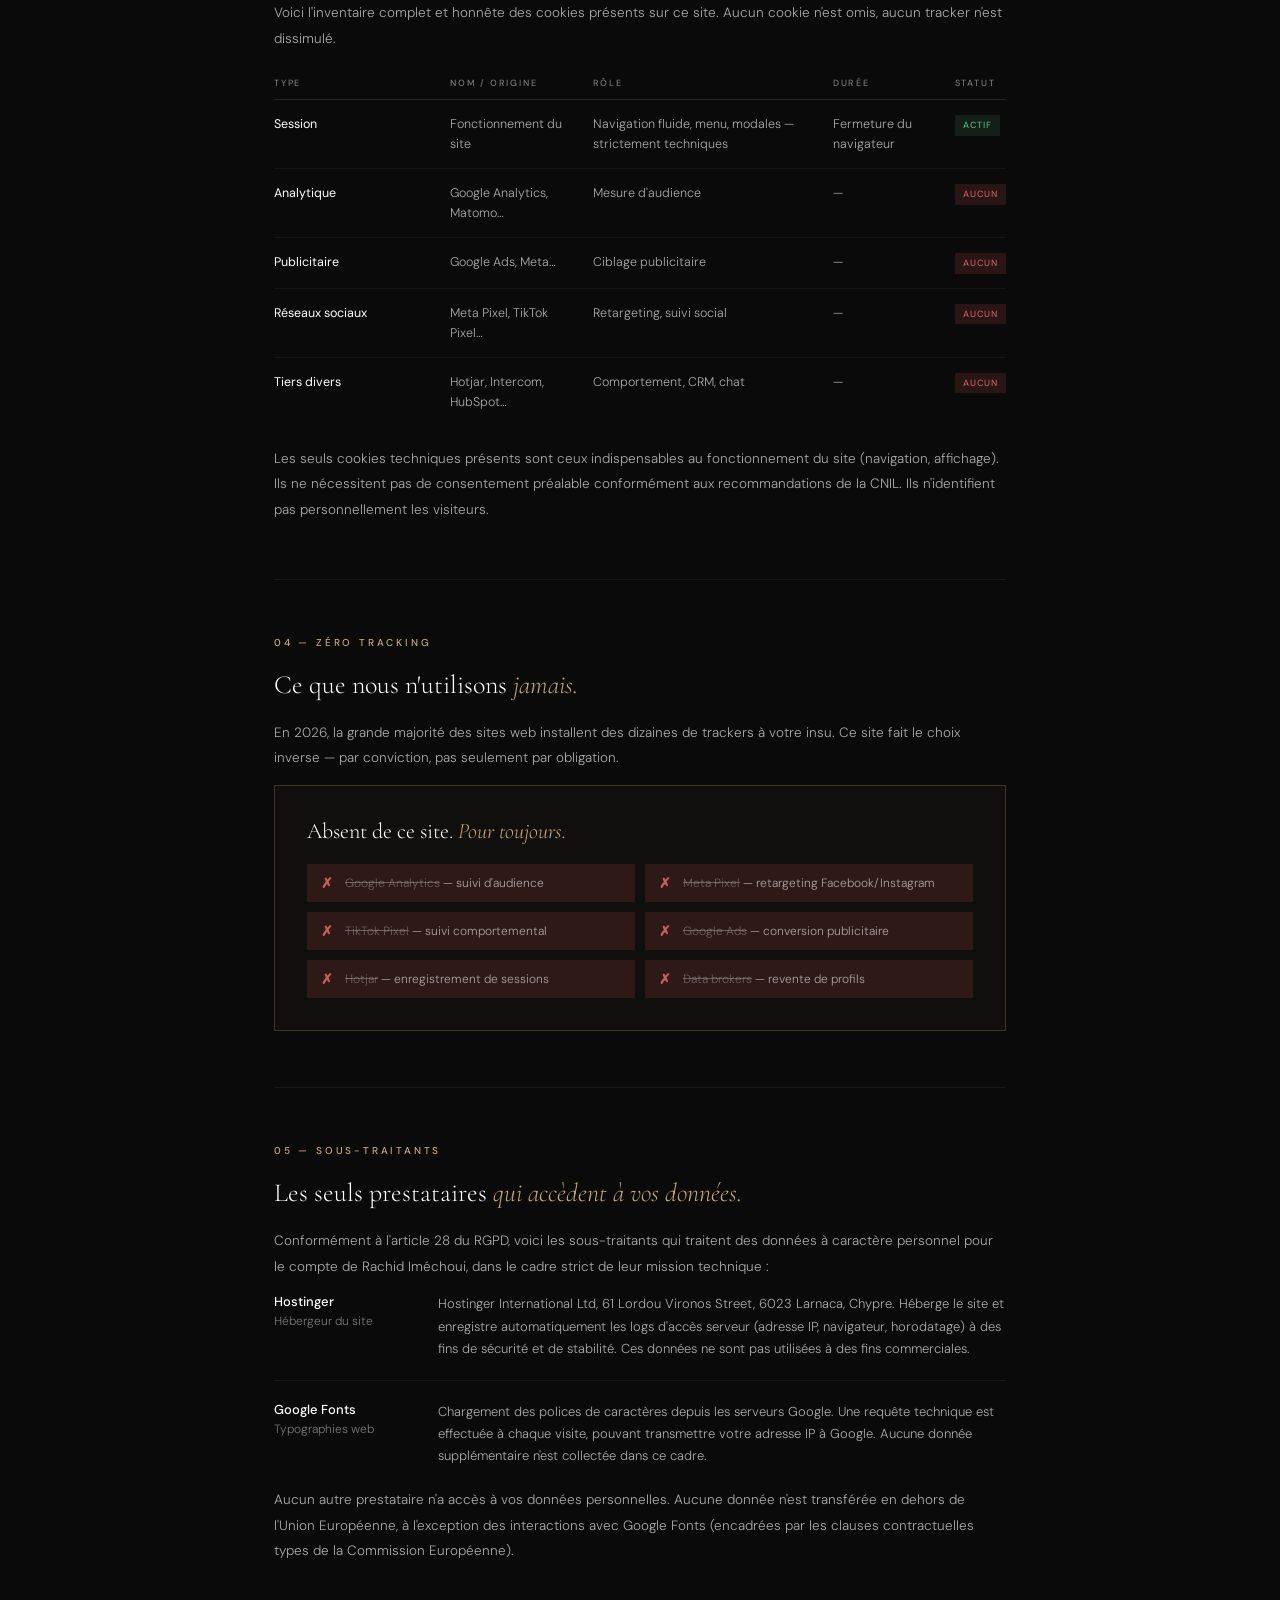
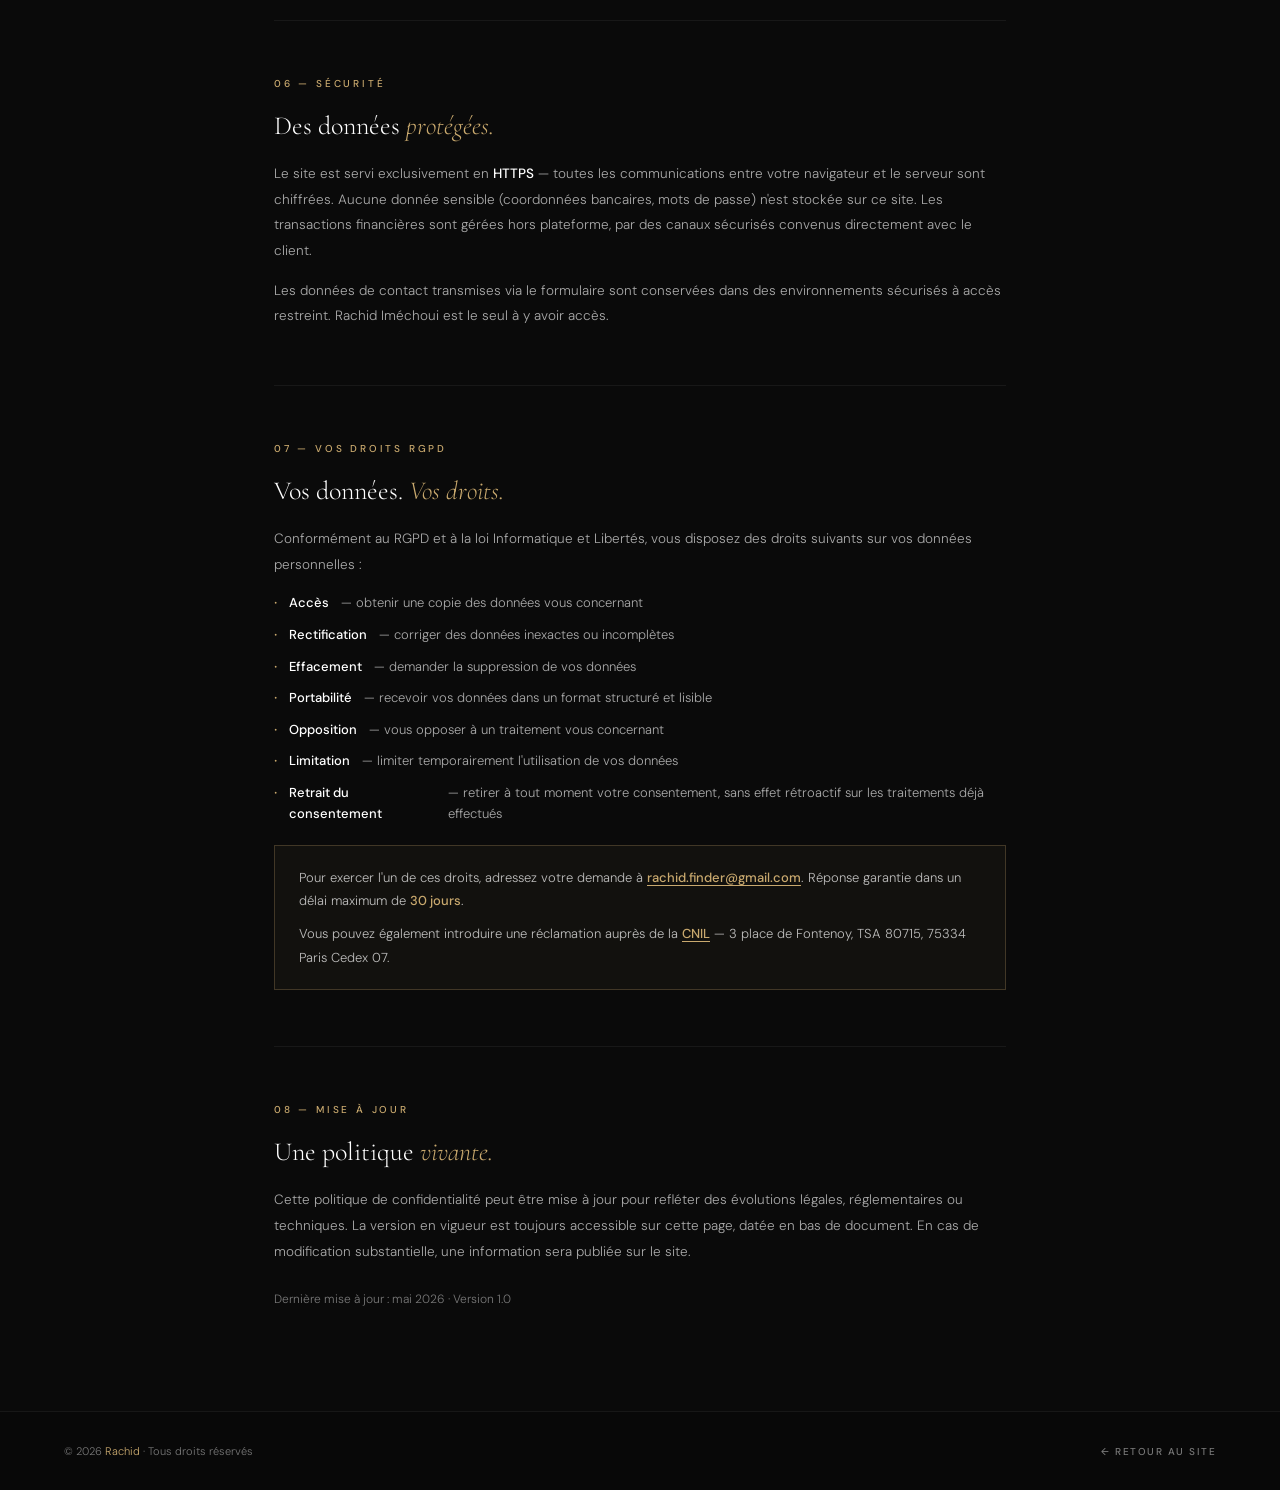
<file: confidentialite-cookies.html>
﻿<!DOCTYPE html>
<html lang="fr">
<head>
  <meta charset="UTF-8">
  <link rel="icon" type="image/x-icon" href="favicon.ico">
  <link rel="icon" type="image/png" sizes="32x32" href="favicon-32x32.png">
  <link rel="icon" type="image/png" sizes="192x192" href="favicon-192x192.png">
  <link rel="icon" type="image/png" sizes="512x512" href="favicon-512x512.png">
  <link rel="apple-touch-icon" sizes="180x180" href="favicon-192x192.png">
  <meta name="viewport" content="width=device-width, initial-scale=1.0">
  <title>Confidentialité & Cookies — Rachid·</title>
  <meta name="robots" content="noindex, follow">
  <link rel="preconnect" href="https://fonts.googleapis.com">
  <link rel="preconnect" href="https://fonts.gstatic.com" crossorigin>
  <link href="https://fonts.googleapis.com/css2?family=Cormorant+Garamond:ital,wght@0,300;0,400;1,300;1,400&family=DM+Sans:wght@300;400;500&display=swap" rel="stylesheet">
  <style>
    *, *::before, *::after { box-sizing: border-box; margin: 0; padding: 0; }

    :root {
      --bg:          #0a0a0a;
      --bg-alt:      #080808;
      --gold:        #C9A96E;
      --gold-lt:     #E8D5B0;
      --white:       #FFFFFF;
      --text:        rgba(255,255,255,0.82);
      --text-soft:   rgba(255,255,255,0.65);
      --text-mute:   rgba(255,255,255,0.45);
      --border:      rgba(255,255,255,0.06);
      --border-gold: rgba(201,169,110,0.25);
      --red-soft:    rgba(220,80,80,0.15);
      --red-text:    rgba(220,100,100,0.9);
      --green-soft:  rgba(80,180,120,0.12);
      --green-text:  rgba(80,200,130,0.9);
      --serif: 'Cormorant Garamond', Georgia, serif;
      --sans:  'DM Sans', sans-serif;
    }

    html { scroll-behavior: smooth; }
    body {
      background: var(--bg); color: var(--text);
      font-family: var(--sans); font-weight: 300;
      -webkit-font-smoothing: antialiased;
    }
    a { text-decoration: none; color: inherit; }

    /* ── HEADER ── */
    .header {
      position: sticky; top: 0; z-index: 100;
      display: flex; align-items: center; justify-content: space-between;
      padding: 14px 64px; background: var(--bg);
      border-bottom: 0.5px solid var(--border);
    }
    .logo-brand { display: flex; align-items: center; }
    .logo-img-header { height: 54px; width: auto; display: block; }
    .back-link {
      font-size: 10px; font-weight: 500; letter-spacing: 0.2em;
      text-transform: uppercase; color: var(--text-mute);
      display: flex; align-items: center; gap: 8px; transition: color 0.3s;
    }
    .back-link:hover { color: var(--gold); }
    .back-link::before { content: '←'; font-size: 12px; }

    /* ── HERO ── */
    .page-hero {
      padding: 80px 64px 64px; max-width: 860px;
      margin: 0 auto; border-bottom: 0.5px solid var(--border);
    }
    .eyebrow {
      font-size: 10px; font-weight: 500; letter-spacing: 0.28em;
      text-transform: uppercase; color: var(--gold); margin-bottom: 20px;
    }
    .page-title {
      font-family: var(--serif); font-size: 56px; font-weight: 300;
      color: var(--white); line-height: 1.05; margin-bottom: 28px;
    }
    .page-title em { font-style: italic; color: var(--gold); }
    .page-intro {
      font-family: var(--serif); font-size: 20px; font-weight: 300;
      font-style: italic; color: var(--text-soft); line-height: 1.65;
      border-left: 1.5px solid var(--gold); padding-left: 24px;
    }

    /* ── CONTENT ── */
    .content { max-width: 860px; margin: 0 auto; padding: 64px 64px 100px; }

    .section {
      margin-bottom: 56px; padding-bottom: 56px;
      border-bottom: 0.5px solid var(--border);
    }
    .section:last-child { border-bottom: none; margin-bottom: 0; padding-bottom: 0; }

    .section-label {
      font-size: 10px; font-weight: 500; letter-spacing: 0.28em;
      text-transform: uppercase; color: var(--gold); margin-bottom: 20px;
    }
    .section-heading {
      font-family: var(--serif); font-size: 26px; font-weight: 300;
      color: var(--white); margin-bottom: 20px; line-height: 1.2;
    }
    .section-heading em { font-style: italic; color: var(--gold); }

    .text {
      font-size: 13.5px; color: var(--text-soft); line-height: 1.9; margin-bottom: 14px;
    }
    .text:last-child { margin-bottom: 0; }
    .text strong { color: var(--white); font-weight: 500; }

    /* ── OUI / NON GRID ── */
    .collect-grid {
      display: grid;
      grid-template-columns: 1fr 1fr;
      gap: 1px;
      background: var(--border);
      border: 0.5px solid var(--border);
      margin-top: 8px;
    }

    .collect-col { background: var(--bg); padding: 28px 24px; }

    .collect-col-header {
      font-size: 10px; font-weight: 500; letter-spacing: 0.2em;
      text-transform: uppercase; margin-bottom: 20px;
      display: flex; align-items: center; gap: 10px;
    }
    .collect-col-header.yes { color: var(--green-text); }
    .collect-col-header.no  { color: var(--red-text); }

    .collect-badge {
      display: inline-flex; align-items: center; justify-content: center;
      width: 18px; height: 18px; border-radius: 50%;
      font-size: 10px; font-weight: 700; flex-shrink: 0;
    }
    .collect-badge.yes { background: var(--green-soft); color: var(--green-text); }
    .collect-badge.no  { background: var(--red-soft);   color: var(--red-text); }

    .collect-list {
      list-style: none; display: flex; flex-direction: column; gap: 10px;
    }
    .collect-list li {
      font-size: 13px; color: var(--text-soft); line-height: 1.7;
      display: flex; align-items: flex-start; gap: 10px;
    }
    .collect-list li .tag {
      font-size: 9px; font-weight: 500; letter-spacing: 0.1em;
      text-transform: uppercase; padding: 2px 7px; flex-shrink: 0; margin-top: 3px;
    }
    .collect-list.yes-list li .tag { background: var(--green-soft); color: var(--green-text); }
    .collect-list.no-list  li .tag { background: var(--red-soft);   color: var(--red-text); }

    /* ── COOKIE TABLE ── */
    .cookie-table {
      width: 100%; border-collapse: collapse; margin-top: 16px;
    }
    .cookie-table thead tr {
      border-bottom: 0.5px solid rgba(255,255,255,0.1);
    }
    .cookie-table th {
      padding: 10px 0; font-size: 9px; font-weight: 500;
      letter-spacing: 0.2em; text-transform: uppercase;
      color: var(--text-mute); text-align: left;
    }
    .cookie-table th:not(:first-child) { padding-left: 16px; }
    .cookie-table tbody tr {
      border-bottom: 0.5px solid rgba(255,255,255,0.04);
    }
    .cookie-table tbody tr:last-child { border-bottom: none; }
    .cookie-table td {
      padding: 14px 0; font-size: 12.5px; color: var(--text-soft);
      line-height: 1.6; vertical-align: top;
    }
    .cookie-table td:not(:first-child) { padding-left: 16px; }
    .cookie-table td:first-child { color: var(--white); font-weight: 400; width: 160px; }

    .cookie-status {
      display: inline-block; font-size: 9px; font-weight: 500;
      letter-spacing: 0.12em; text-transform: uppercase; padding: 3px 8px;
    }
    .cookie-status.ok     { background: var(--green-soft); color: var(--green-text); }
    .cookie-status.none   { background: var(--red-soft);   color: var(--red-text); }

    /* ── ZERO TRACKING BLOCK ── */
    .zero-block {
      border: 0.5px solid var(--border-gold);
      background: rgba(201,169,110,0.03);
      padding: 32px;
      margin-top: 8px;
    }
    .zero-block-title {
      font-family: var(--serif); font-size: 22px; font-weight: 300;
      color: var(--white); margin-bottom: 20px;
    }
    .zero-block-title em { font-style: italic; color: var(--gold); }

    .zero-grid {
      display: grid; grid-template-columns: repeat(2, 1fr); gap: 10px;
    }
    .zero-item {
      display: flex; align-items: center; gap: 12px;
      background: var(--red-soft); padding: 10px 14px;
    }
    .zero-item-x {
      font-size: 14px; color: var(--red-text); font-weight: 700; flex-shrink: 0;
    }
    .zero-item-label {
      font-size: 12px; color: rgba(255,255,255,0.6); line-height: 1.4;
    }
    .zero-item-label s { opacity: 0.5; }

    /* ── SOUS-TRAITANTS ── */
    .processor-item {
      display: grid; grid-template-columns: 140px 1fr;
      gap: 0 24px; padding: 20px 0;
      border-bottom: 0.5px solid var(--border);
      align-items: start;
    }
    .processor-item:first-of-type { padding-top: 0; }
    .processor-item:last-of-type { border-bottom: none; padding-bottom: 0; }
    .processor-name { font-size: 13px; color: var(--white); font-weight: 500; }
    .processor-role { font-size: 12px; color: var(--text-mute); margin-top: 3px; }
    .processor-desc { font-size: 13px; color: var(--text-soft); line-height: 1.7; }

    /* ── DROITS LIST ── */
    .rights-list {
      list-style: none; margin-top: 16px;
      display: flex; flex-direction: column; gap: 10px;
    }
    .rights-list li {
      display: flex; align-items: flex-start; gap: 12px;
      font-size: 13px; color: var(--text-soft); line-height: 1.6;
    }
    .rights-list li::before {
      content: '·'; color: var(--gold); font-size: 18px;
      line-height: 1.2; flex-shrink: 0;
    }
    .rights-list li strong { color: var(--white); font-weight: 500; }

    /* ── HIGHLIGHT ── */
    .highlight {
      border: 0.5px solid var(--border-gold); padding: 20px 24px;
      margin-top: 20px; background: rgba(201,169,110,0.04);
    }
    .highlight p { font-size: 13px; color: rgba(255,255,255,0.72); line-height: 1.8; }
    .highlight p + p { margin-top: 10px; }
    .highlight strong { color: var(--gold); font-weight: 500; }
    .highlight a { color: var(--gold); text-decoration: underline; text-underline-offset: 3px; }

    /* ── FOOTER ── */
    .page-footer {
      background: var(--bg-alt); border-top: 0.5px solid var(--border);
      padding: 32px 64px; display: flex; align-items: center; justify-content: space-between;
    }
    .footer-copy { font-size: 11px; color: var(--text-mute); }
    .footer-copy span { color: var(--gold); }
    .footer-back {
      font-size: 10px; font-weight: 500; letter-spacing: 0.15em;
      text-transform: uppercase; color: var(--text-mute); transition: color 0.3s;
    }
    .footer-back:hover { color: var(--gold); }

    /* ── RESPONSIVE ── */
    @media (max-width: 768px) {
      .header { padding: 10px 20px; }
      .logo-img-header { height: 44px; }
      .page-hero { padding: 48px 20px 40px; }
      .page-title { font-size: 36px; }
      .page-intro { font-size: 16px; }
      .content { padding: 48px 20px 72px; }
      .collect-grid { grid-template-columns: 1fr; }
      .zero-grid { grid-template-columns: 1fr; }
      .processor-item { grid-template-columns: 1fr; gap: 4px 0; }
      .processor-role { margin-bottom: 8px; }
      .cookie-table td:first-child { width: 110px; }
      .page-footer { flex-direction: column; gap: 12px; text-align: center; padding: 24px 20px; }
    }
  </style>
</head>
<body>

  <!-- HEADER -->
  <header class="header">
    <a href="index.html" class="logo-brand"><img src="images/logo%202.png" alt="Rachid" class="logo-img-header"></a>
    <a href="index.html" class="back-link">Retour au site</a>
  </header>

  <!-- HERO -->
  <div class="page-hero">
    <p class="eyebrow">Transparence &amp; vie privée</p>
    <h1 class="page-title">Confidentialité <em>&amp; Cookies.</em></h1>
    <p class="page-intro">
      Votre vie privée n'est pas un produit. Sur ce site, elle ne le sera jamais.
    </p>
  </div>

  <!-- CONTENU -->
  <main class="content">

    <!-- 01 CE QU'ON COLLECTE -->
    <div class="section">
      <p class="section-label">01 — Ce que nous collectons</p>
      <h2 class="section-heading">Exactement ce dont nous avons besoin. <em>Rien de plus.</em></h2>
      <p class="text">Voici, sans ambiguïté, ce qui est collecté sur ce site — et ce qui ne l'est pas. Aucun jargon, aucune clause dissimulée.</p>

      <div class="collect-grid">
        <div class="collect-col">
          <p class="collect-col-header yes">
            <span class="collect-badge yes">✓</span>
            Ce que nous collectons
          </p>
          <ul class="collect-list yes-list">
            <li><span class="tag">Formulaire</span>Nom et prénom, adresse email, contenu de votre message</li>
            <li><span class="tag">Technique</span>Logs d'accès serveur (IP, navigateur, heure) — gérés automatiquement par Hostinger pour la sécurité</li>
          </ul>
        </div>
        <div class="collect-col">
          <p class="collect-col-header no">
            <span class="collect-badge no">✗</span>
            Ce que nous ne collectons jamais
          </p>
          <ul class="collect-list no-list">
            <li><span class="tag">Jamais</span>Historique de navigation ou comportement sur le site</li>
            <li><span class="tag">Jamais</span>Données de localisation précise</li>
            <li><span class="tag">Jamais</span>Données de paiement (traitées hors site)</li>
            <li><span class="tag">Jamais</span>Profil publicitaire ou centres d'intérêt</li>
            <li><span class="tag">Jamais</span>Données biométriques ou sensibles</li>
          </ul>
        </div>
      </div>
    </div>

    <!-- 02 POURQUOI -->
    <div class="section">
      <p class="section-label">02 — Pourquoi nous collectons</p>
      <h2 class="section-heading">Une seule raison. <em>Traiter votre demande.</em></h2>
      <p class="text">Les données transmises via le formulaire de contact sont utilisées à une seule fin : comprendre votre besoin et vous répondre. Elles ne sont ni vendues, ni louées, ni partagées avec des tiers à des fins commerciales.</p>
      <p class="text">La base légale de ce traitement est le <strong>consentement</strong> (article 6.1.a du RGPD) — vous nous contactez volontairement. Ce consentement peut être retiré à tout moment en nous écrivant, sans que cela remette en cause les échanges déjà intervenus.</p>
      <p class="text"><strong>Pas de décision automatisée, pas de profilage.</strong> Conformément à l'article 22 du RGPD, aucune décision vous concernant n'est prise sur la base d'un traitement automatisé. Aucun algorithme ne construit de profil sur votre comportement. Il n'y a qu'un humain — Rachid — qui lit votre message et vous répond.</p>

      <div class="highlight">
        <p>Durée de conservation : <strong>3 ans</strong> à compter du dernier échange, sauf demande de suppression anticipée de votre part. Passé ce délai, vos données sont supprimées.</p>
      </div>
    </div>

    <!-- 03 COOKIES -->
    <div class="section">
      <p class="section-label">03 — Audit cookies</p>
      <h2 class="section-heading">Ce qui tourne sur ce site. <em>Tout. Sans exception.</em></h2>
      <p class="text">Voici l'inventaire complet et honnête des cookies présents sur ce site. Aucun cookie n'est omis, aucun tracker n'est dissimulé.</p>

      <table class="cookie-table">
        <thead>
          <tr>
            <th>Type</th>
            <th>Nom / Origine</th>
            <th>Rôle</th>
            <th>Durée</th>
            <th>Statut</th>
          </tr>
        </thead>
        <tbody>
          <tr>
            <td>Session</td>
            <td>Fonctionnement du site</td>
            <td>Navigation fluide, menu, modales — strictement techniques</td>
            <td>Fermeture du navigateur</td>
            <td><span class="cookie-status ok">Actif</span></td>
          </tr>
          <tr>
            <td>Analytique</td>
            <td>Google Analytics, Matomo…</td>
            <td>Mesure d'audience</td>
            <td>—</td>
            <td><span class="cookie-status none">Aucun</span></td>
          </tr>
          <tr>
            <td>Publicitaire</td>
            <td>Google Ads, Meta…</td>
            <td>Ciblage publicitaire</td>
            <td>—</td>
            <td><span class="cookie-status none">Aucun</span></td>
          </tr>
          <tr>
            <td>Réseaux sociaux</td>
            <td>Meta Pixel, TikTok Pixel…</td>
            <td>Retargeting, suivi social</td>
            <td>—</td>
            <td><span class="cookie-status none">Aucun</span></td>
          </tr>
          <tr>
            <td>Tiers divers</td>
            <td>Hotjar, Intercom, HubSpot…</td>
            <td>Comportement, CRM, chat</td>
            <td>—</td>
            <td><span class="cookie-status none">Aucun</span></td>
          </tr>
        </tbody>
      </table>

      <p class="text" style="margin-top: 20px;">Les seuls cookies techniques présents sont ceux indispensables au fonctionnement du site (navigation, affichage). Ils ne nécessitent pas de consentement préalable conformément aux recommandations de la CNIL. Ils n'identifient pas personnellement les visiteurs.</p>
    </div>

    <!-- 04 ZERO TRACKING -->
    <div class="section">
      <p class="section-label">04 — Zéro tracking</p>
      <h2 class="section-heading">Ce que nous n'utilisons <em>jamais.</em></h2>
      <p class="text">En 2026, la grande majorité des sites web installent des dizaines de trackers à votre insu. Ce site fait le choix inverse — par conviction, pas seulement par obligation.</p>

      <div class="zero-block">
        <h3 class="zero-block-title">Absent de ce site. <em>Pour toujours.</em></h3>
        <div class="zero-grid">
          <div class="zero-item">
            <span class="zero-item-x">✗</span>
            <span class="zero-item-label"><s>Google Analytics</s> — suivi d'audience</span>
          </div>
          <div class="zero-item">
            <span class="zero-item-x">✗</span>
            <span class="zero-item-label"><s>Meta Pixel</s> — retargeting Facebook/Instagram</span>
          </div>
          <div class="zero-item">
            <span class="zero-item-x">✗</span>
            <span class="zero-item-label"><s>TikTok Pixel</s> — suivi comportemental</span>
          </div>
          <div class="zero-item">
            <span class="zero-item-x">✗</span>
            <span class="zero-item-label"><s>Google Ads</s> — conversion publicitaire</span>
          </div>
          <div class="zero-item">
            <span class="zero-item-x">✗</span>
            <span class="zero-item-label"><s>Hotjar</s> — enregistrement de sessions</span>
          </div>
          <div class="zero-item">
            <span class="zero-item-x">✗</span>
            <span class="zero-item-label"><s>Data brokers</s> — revente de profils</span>
          </div>
        </div>
      </div>
    </div>

    <!-- 05 SOUS-TRAITANTS -->
    <div class="section">
      <p class="section-label">05 — Sous-traitants</p>
      <h2 class="section-heading">Les seuls prestataires <em>qui accèdent à vos données.</em></h2>
      <p class="text">Conformément à l'article 28 du RGPD, voici les sous-traitants qui traitent des données à caractère personnel pour le compte de Rachid Iméchoui, dans le cadre strict de leur mission technique :</p>

      <div class="processor-item">
        <div>
          <p class="processor-name">Hostinger</p>
          <p class="processor-role">Hébergeur du site</p>
        </div>
        <p class="processor-desc">Hostinger International Ltd, 61 Lordou Vironos Street, 6023 Larnaca, Chypre. Héberge le site et enregistre automatiquement les logs d'accès serveur (adresse IP, navigateur, horodatage) à des fins de sécurité et de stabilité. Ces données ne sont pas utilisées à des fins commerciales.</p>
      </div>

      <div class="processor-item">
        <div>
          <p class="processor-name">Google Fonts</p>
          <p class="processor-role">Typographies web</p>
        </div>
        <p class="processor-desc">Chargement des polices de caractères depuis les serveurs Google. Une requête technique est effectuée à chaque visite, pouvant transmettre votre adresse IP à Google. Aucune donnée supplémentaire n'est collectée dans ce cadre.</p>
      </div>

      <p class="text" style="margin-top: 20px;">Aucun autre prestataire n'a accès à vos données personnelles. Aucune donnée n'est transférée en dehors de l'Union Européenne, à l'exception des interactions avec Google Fonts (encadrées par les clauses contractuelles types de la Commission Européenne).</p>
    </div>

    <!-- 06 SÉCURITÉ -->
    <div class="section">
      <p class="section-label">06 — Sécurité</p>
      <h2 class="section-heading">Des données <em>protégées.</em></h2>
      <p class="text">Le site est servi exclusivement en <strong>HTTPS</strong> — toutes les communications entre votre navigateur et le serveur sont chiffrées. Aucune donnée sensible (coordonnées bancaires, mots de passe) n'est stockée sur ce site. Les transactions financières sont gérées hors plateforme, par des canaux sécurisés convenus directement avec le client.</p>
      <p class="text">Les données de contact transmises via le formulaire sont conservées dans des environnements sécurisés à accès restreint. Rachid Iméchoui est le seul à y avoir accès.</p>
    </div>

    <!-- 07 VOS DROITS -->
    <div class="section">
      <p class="section-label">07 — Vos droits RGPD</p>
      <h2 class="section-heading">Vos données. <em>Vos droits.</em></h2>
      <p class="text">Conformément au RGPD et à la loi Informatique et Libertés, vous disposez des droits suivants sur vos données personnelles :</p>

      <ul class="rights-list">
        <li><strong>Accès</strong> — obtenir une copie des données vous concernant</li>
        <li><strong>Rectification</strong> — corriger des données inexactes ou incomplètes</li>
        <li><strong>Effacement</strong> — demander la suppression de vos données</li>
        <li><strong>Portabilité</strong> — recevoir vos données dans un format structuré et lisible</li>
        <li><strong>Opposition</strong> — vous opposer à un traitement vous concernant</li>
        <li><strong>Limitation</strong> — limiter temporairement l'utilisation de vos données</li>
        <li><strong>Retrait du consentement</strong> — retirer à tout moment votre consentement, sans effet rétroactif sur les traitements déjà effectués</li>
      </ul>

      <div class="highlight">
        <p>Pour exercer l'un de ces droits, adressez votre demande à <strong><a href="mailto:rachid.finder@gmail.com" style="color:var(--gold)">rachid.finder@gmail.com</a></strong>. Réponse garantie dans un délai maximum de <strong>30 jours</strong>.</p>
        <p style="margin-top: 10px;">Vous pouvez également introduire une réclamation auprès de la <strong><a href="https://www.cnil.fr" target="_blank" rel="noopener">CNIL</a></strong> — 3 place de Fontenoy, TSA 80715, 75334 Paris Cedex 07.</p>
      </div>
    </div>

    <!-- 08 MISE À JOUR -->
    <div class="section">
      <p class="section-label">08 — Mise à jour</p>
      <h2 class="section-heading">Une politique <em>vivante.</em></h2>
      <p class="text">Cette politique de confidentialité peut être mise à jour pour refléter des évolutions légales, réglementaires ou techniques. La version en vigueur est toujours accessible sur cette page, datée en bas de document. En cas de modification substantielle, une information sera publiée sur le site.</p>
      <p class="text" style="margin-top: 24px; font-size: 12px; color: var(--text-mute);">Dernière mise à jour : mai 2026 · Version 1.0</p>
    </div>

  </main>

  <!-- FOOTER -->
  <footer class="page-footer">
    <span class="footer-copy">© 2026 <span>Rachid</span> · Tous droits réservés</span>
    <a href="index.html" class="footer-back">← Retour au site</a>
  </footer>

</body>
</html>
</file>
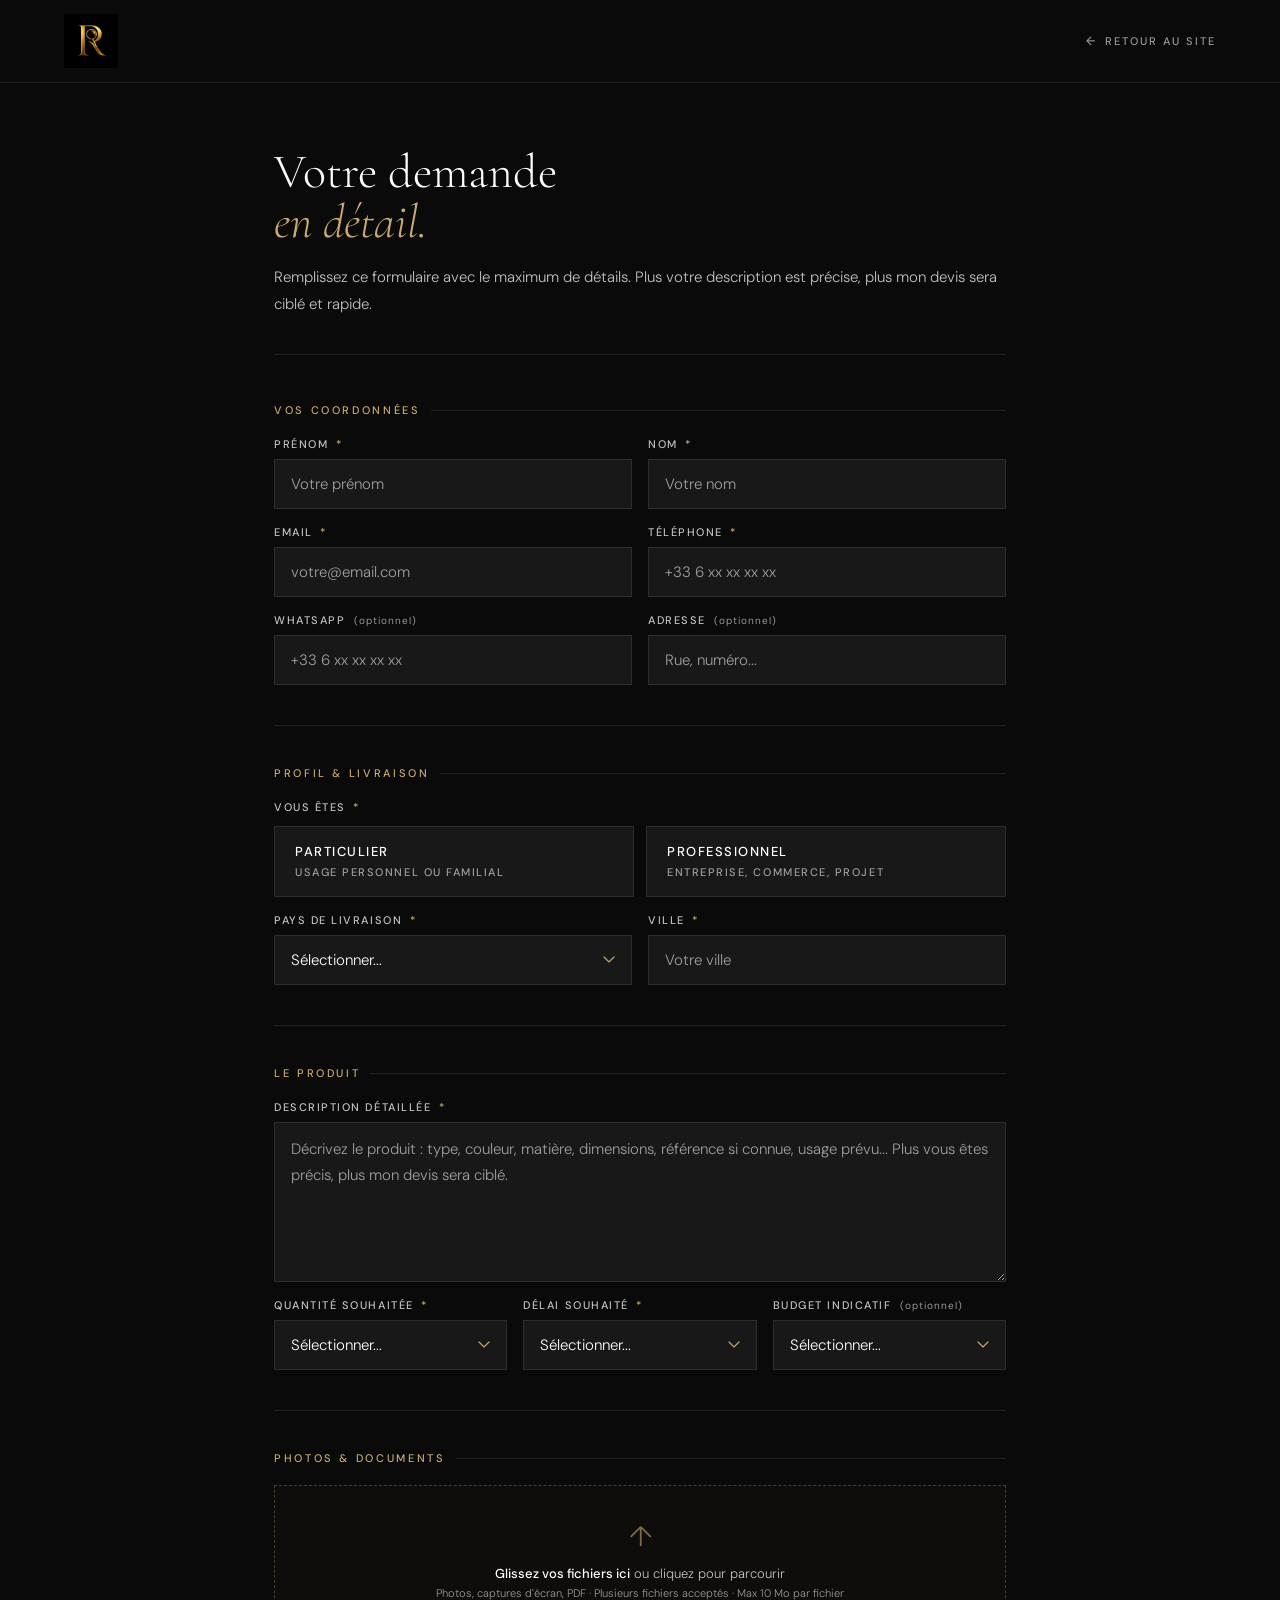
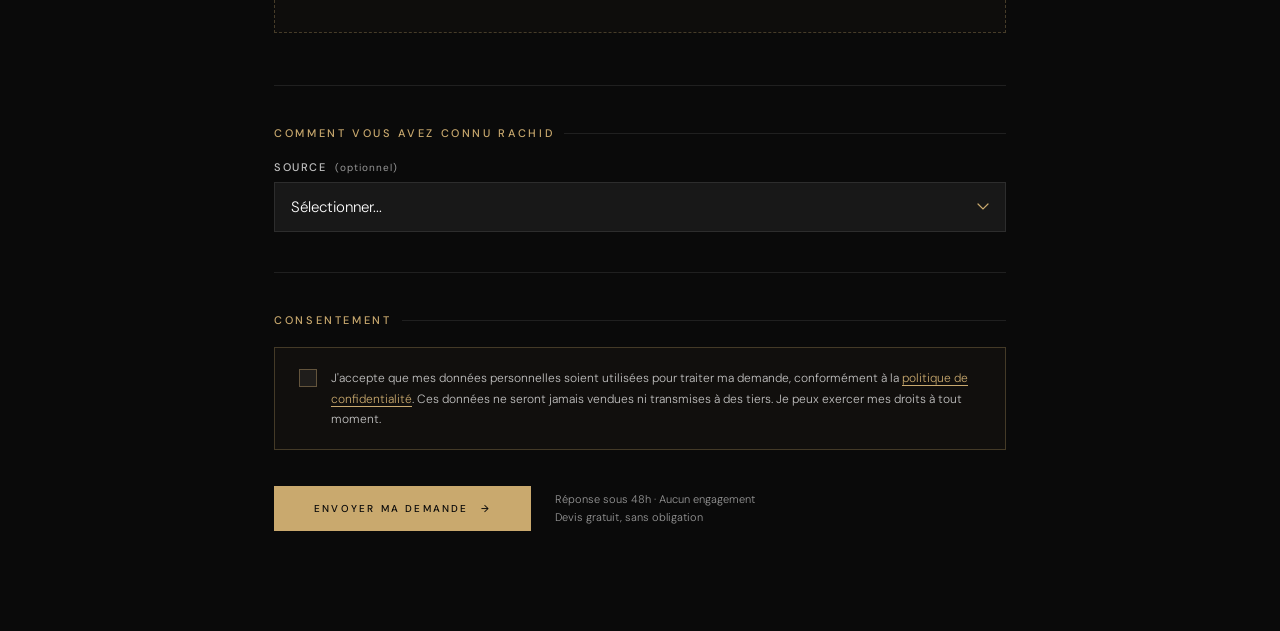
<file: demande.html>
<!DOCTYPE html>
<html lang="fr">
<head>
  <meta charset="UTF-8">
  <link rel="icon" type="image/x-icon" href="favicon.ico">
  <link rel="icon" type="image/png" sizes="32x32" href="favicon-32x32.png">
  <link rel="icon" type="image/png" sizes="192x192" href="favicon-192x192.png">
  <link rel="icon" type="image/png" sizes="512x512" href="favicon-512x512.png">
  <link rel="apple-touch-icon" sizes="180x180" href="favicon-192x192.png">
  <meta name="viewport" content="width=device-width, initial-scale=1.0">
  <title>Faire une demande — Rachid·</title>
  <meta name="description" content="Décrivez votre produit, joignez une photo. Rachid vous répond sous 48h avec un prix transparent, tout inclus.">
  <link rel="preconnect" href="https://fonts.googleapis.com">
  <link rel="preconnect" href="https://fonts.gstatic.com" crossorigin>
  <link href="https://fonts.googleapis.com/css2?family=Cormorant+Garamond:ital,wght@0,300;0,400;1,300;1,400&family=DM+Sans:wght@300;400;500&display=swap" rel="stylesheet">
  <style>
    *, *::before, *::after { box-sizing: border-box; margin: 0; padding: 0; }

    :root {
      --bg:          #0a0a0a;
      --bg-alt:      #111111;
      --gold:        #C9A96E;
      --gold-lt:     #E8D5B0;
      --white:       #FFFFFF;
      --text:        rgba(255,255,255,0.88);
      --text-soft:   rgba(255,255,255,0.75);
      --text-mute:   rgba(255,255,255,0.58);
      --border:      rgba(255,255,255,0.09);
      --border-gold: rgba(201,169,110,0.28);
      --input-bg:    rgba(255,255,255,0.06);
      --input-focus: rgba(201,169,110,0.15);
      --serif: 'Cormorant Garamond', Georgia, serif;
      --sans:  'DM Sans', sans-serif;
    }

    body {
      background: var(--bg); color: var(--text);
      font-family: var(--sans); font-weight: 300;
      -webkit-font-smoothing: antialiased;
    }

    a { text-decoration: none; color: inherit; }

    /* ── HEADER ── */
    .page-header {
      position: sticky; top: 0; z-index: 100;
      display: flex; align-items: center; justify-content: space-between;
      padding: 14px 64px;
      background: var(--bg);
      border-bottom: 0.5px solid var(--border);
    }
    .logo-brand { display: flex; align-items: center; }
    .logo-img-header { height: 54px; width: auto; display: block; }
    .page-back {
      font-size: 11px; font-weight: 500; letter-spacing: 0.18em;
      text-transform: uppercase; color: var(--text-mute);
      transition: color 0.3s; display: flex; align-items: center; gap: 8px;
    }
    .page-back::before { content: '←'; font-size: 12px; }
    .page-back:hover { color: var(--gold); }

    /* ── LAYOUT ── */
    .page-wrap {
      max-width: 860px;
      margin: 0 auto;
      padding: 64px 64px 100px;
    }

    /* ── FORMULAIRE ── */
    .form-header {
      margin-bottom: 48px;
      padding-bottom: 36px;
      border-bottom: 0.5px solid var(--border);
    }

    .form-title {
      font-family: var(--serif);
      font-size: 48px; font-weight: 300;
      color: var(--white); line-height: 1.05;
      margin-bottom: 16px;
    }
    .form-title em { font-style: italic; color: var(--gold); }

    .form-desc {
      font-size: 15px;
      color: var(--text-soft);
      line-height: 1.8;
    }

    /* ── GROUPES ── */
    .form-group {
      margin-bottom: 40px;
      padding-bottom: 40px;
      border-bottom: 0.5px solid var(--border);
    }
    .form-group:last-of-type { border-bottom: none; }

    .group-label {
      font-size: 11px; font-weight: 500; letter-spacing: 0.24em;
      text-transform: uppercase; color: var(--gold);
      margin-bottom: 20px;
      display: flex; align-items: center; gap: 10px;
    }
    .group-label::after {
      content: ''; flex: 1; height: 0.5px; background: var(--border);
    }

    /* ── GRILLES ── */
    .grid-2 { display: grid; grid-template-columns: 1fr 1fr; gap: 16px; }
    .grid-3 { display: grid; grid-template-columns: 1fr 1fr 1fr; gap: 16px; }

    /* ── CHAMPS ── */
    .field { display: flex; flex-direction: column; gap: 8px; }

    .field label {
      font-size: 11px; font-weight: 500; letter-spacing: 0.14em;
      text-transform: uppercase; color: var(--text-soft);
    }
    .field label .req { color: var(--gold); margin-left: 3px; }
    .field label .opt {
      font-size: 10px; letter-spacing: 0.1em; color: var(--text-mute);
      font-weight: 400; margin-left: 4px; text-transform: none;
    }

    .field input,
    .field select,
    .field textarea {
      background: var(--input-bg);
      border: 0.5px solid var(--border);
      color: var(--white);
      font-family: var(--sans);
      font-size: 15px;
      font-weight: 300;
      padding: 14px 16px;
      outline: none;
      transition: border-color 0.25s, background 0.25s;
      width: 100%;
      -webkit-appearance: none;
    }

    .field input::placeholder,
    .field textarea::placeholder { color: var(--text-mute); }

    .field select option { background: #1a1a1a; color: #ffffff; }
    .field select optgroup { background: #e8e8e8; color: #222222; font-weight: 600; font-style: normal; }

    .field input:focus,
    .field select:focus,
    .field textarea:focus {
      border-color: rgba(201,169,110,0.5);
      background: var(--input-focus);
    }

    .field select {
      cursor: pointer;
      background-image: url("data:image/svg+xml,%3Csvg xmlns='http://www.w3.org/2000/svg' width='12' height='8' viewBox='0 0 12 8'%3E%3Cpath d='M1 1l5 5 5-5' stroke='%23C9A96E' stroke-width='1.2' fill='none' stroke-linecap='round'/%3E%3C/svg%3E");
      background-repeat: no-repeat;
      background-position: right 16px center;
      padding-right: 40px;
    }
    .field select option { background: #1a1a1a; color: var(--white); }

    .field textarea { resize: vertical; min-height: 160px; line-height: 1.7; }

    /* ── RADIO PROFIL ── */
    .radio-group {
      display: grid;
      grid-template-columns: 1fr 1fr;
      gap: 12px;
    }

    .radio-card {
      position: relative;
      cursor: pointer;
    }

    .radio-card input {
      position: absolute;
      opacity: 0;
      width: 0; height: 0;
    }

    .radio-card-body {
      display: flex;
      flex-direction: column;
      gap: 4px;
      padding: 16px 20px;
      border: 0.5px solid var(--border);
      background: var(--input-bg);
      transition: border-color 0.25s, background 0.25s;
      cursor: pointer;
    }

    .radio-card input:checked + .radio-card-body {
      border-color: rgba(201,169,110,0.6);
      background: rgba(201,169,110,0.08);
    }

    .radio-card-title {
      font-size: 13px; font-weight: 500; color: var(--white);
    }
    .radio-card-desc {
      font-size: 11px; color: var(--text-mute); line-height: 1.5;
    }
    .radio-card input:checked + .radio-card-body .radio-card-title {
      color: var(--gold);
    }

    /* ── FILE DROP ── */
    .file-drop {
      border: 0.5px dashed rgba(201,169,110,0.3);
      background: rgba(201,169,110,0.02);
      padding: 32px 24px;
      text-align: center;
      cursor: pointer;
      transition: border-color 0.25s, background 0.25s;
      position: relative;
    }
    .file-drop:hover,
    .file-drop.drag-over {
      border-color: rgba(201,169,110,0.6);
      background: rgba(201,169,110,0.05);
    }
    .file-drop input[type="file"] {
      position: absolute; inset: 0; opacity: 0; cursor: pointer; width: 100%; height: 100%;
    }
    .file-drop-icon { font-size: 28px; color: var(--gold); margin-bottom: 10px; opacity: 0.6; }
    .file-drop-text { font-size: 13px; color: var(--text-soft); margin-bottom: 4px; }
    .file-drop-text strong { color: var(--white); font-weight: 500; }
    .file-drop-hint { font-size: 11px; color: var(--text-mute); }

    .file-list {
      margin-top: 12px;
      display: flex;
      flex-direction: column;
      gap: 6px;
    }
    .file-item {
      display: flex; align-items: center; justify-content: space-between;
      background: rgba(201,169,110,0.06);
      border: 0.5px solid var(--border-gold);
      padding: 8px 14px;
      font-size: 12px; color: var(--text-soft);
    }
    .file-item-name { flex: 1; overflow: hidden; text-overflow: ellipsis; white-space: nowrap; }
    .file-item-size { color: var(--text-mute); margin-left: 12px; flex-shrink: 0; }
    .file-item-remove {
      color: var(--text-mute); cursor: pointer; margin-left: 12px;
      font-size: 14px; flex-shrink: 0; transition: color 0.2s;
      background: none; border: none; padding: 0;
    }
    .file-item-remove:hover { color: rgba(220,80,80,0.8); }

    /* ── RGPD ── */
    .rgpd-wrap {
      display: flex;
      align-items: flex-start;
      gap: 14px;
      padding: 20px 24px;
      border: 0.5px solid var(--border-gold);
      background: rgba(201,169,110,0.03);
      cursor: pointer;
    }

    .rgpd-check {
      width: 18px; height: 18px; flex-shrink: 0;
      border: 0.5px solid rgba(201,169,110,0.4);
      background: var(--input-bg);
      display: flex; align-items: center; justify-content: center;
      margin-top: 1px; transition: background 0.2s, border-color 0.2s;
    }
    .rgpd-check.checked {
      background: var(--gold);
      border-color: var(--gold);
    }
    .rgpd-check-inner {
      width: 10px; height: 7px;
      border-left: 1.5px solid var(--bg);
      border-bottom: 1.5px solid var(--bg);
      transform: rotate(-45deg) translateY(-1px);
      opacity: 0; transition: opacity 0.2s;
    }
    .rgpd-check.checked .rgpd-check-inner { opacity: 1; }

    .rgpd-text {
      font-size: 12px; color: var(--text-soft); line-height: 1.7;
    }
    .rgpd-text a { color: var(--gold); text-decoration: underline; text-underline-offset: 3px; }
    .rgpd-text input { display: none; }

    .rgpd-error {
      font-size: 11px; color: rgba(220,100,100,0.9);
      margin-top: 8px; display: none;
    }

    /* ── SUBMIT ── */
    .form-submit {
      margin-top: 36px;
      display: flex;
      align-items: center;
      gap: 24px;
    }

    .btn-submit {
      display: inline-flex;
      align-items: center;
      gap: 12px;
      font-size: 10px; font-weight: 500; letter-spacing: 0.22em;
      text-transform: uppercase; color: var(--bg);
      background: var(--gold); border: none; cursor: pointer;
      padding: 16px 40px;
      transition: background 0.3s;
      font-family: var(--sans);
    }
    .btn-submit:hover { background: var(--gold-lt); }
    .btn-submit:disabled { opacity: 0.5; cursor: not-allowed; }

    .submit-note {
      font-size: 11px; color: var(--text-mute); line-height: 1.6;
    }

    /* ── SUCCESS ── */
    .form-success {
      display: none;
      text-align: center;
      padding: 80px 40px;
    }
    .form-success.show { display: block; }
    .success-icon {
      width: 64px; height: 64px;
      border: 0.5px solid var(--border-gold);
      border-radius: 50%;
      display: flex; align-items: center; justify-content: center;
      margin: 0 auto 28px;
      font-size: 24px; color: var(--gold);
    }
    .success-title {
      font-family: var(--serif); font-size: 36px; font-weight: 300;
      color: var(--white); margin-bottom: 14px;
    }
    .success-title em { font-style: italic; color: var(--gold); }
    .success-text {
      font-size: 14px; color: var(--text-soft); line-height: 1.85;
      max-width: 420px; margin: 0 auto 36px;
    }
    .btn-back-home {
      display: inline-block;
      font-size: 10px; font-weight: 500; letter-spacing: 0.2em;
      text-transform: uppercase; color: var(--text-mute);
      border: 0.5px solid var(--border);
      padding: 12px 28px;
      transition: color 0.3s, border-color 0.3s;
    }
    .btn-back-home:hover { color: var(--gold); border-color: var(--border-gold); }

    /* ── RESPONSIVE ── */
    @media (max-width: 768px) {
      .page-header { padding: 10px 20px; }
      .logo-img-header { height: 44px; }
      .page-wrap { padding: 40px 20px 72px; }
      .form-title { font-size: 36px; }
      .grid-2 { grid-template-columns: 1fr; }
      .grid-3 { grid-template-columns: 1fr; }
      .radio-group { grid-template-columns: 1fr; }
      .form-submit { flex-direction: column; align-items: flex-start; }
    }
  </style>
</head>
<body>

  <!-- ── HEADER ── -->
  <header class="page-header">
    <a href="index.html" class="logo-brand"><img src="images/logo%202.png" alt="Rachid" class="logo-img-header"></a>
    <a href="index.html" class="page-back">Retour au site</a>
  </header>

  <div class="page-wrap">
    <div id="formContainer">

      <div class="form-header">
        <h1 class="form-title">Votre demande<br><em>en détail.</em></h1>
        <p class="form-desc">Remplissez ce formulaire avec le maximum de détails. Plus votre description est précise, plus mon devis sera ciblé et rapide.</p>
      </div>

      <form id="demandeForm" action="traitement.php" method="POST" enctype="multipart/form-data" novalidate>

        <!-- IDENTITÉ -->
        <div class="form-group">
          <p class="group-label">Vos coordonnées</p>

          <div class="grid-2" style="margin-bottom: 16px;">
            <div class="field">
              <label>Prénom <span class="req">*</span></label>
              <input type="text" name="prenom" placeholder="Votre prénom" required autocomplete="given-name">
            </div>
            <div class="field">
              <label>Nom <span class="req">*</span></label>
              <input type="text" name="nom" placeholder="Votre nom" required autocomplete="family-name">
            </div>
          </div>

          <div class="grid-2" style="margin-bottom: 16px;">
            <div class="field">
              <label>Email <span class="req">*</span></label>
              <input type="email" name="email" placeholder="votre@email.com" required autocomplete="email">
            </div>
            <div class="field">
              <label>Téléphone <span class="req">*</span></label>
              <input type="tel" name="telephone" placeholder="+33 6 xx xx xx xx" required autocomplete="tel">
            </div>
          </div>

          <div class="grid-2">
            <div class="field">
              <label>WhatsApp <span class="opt">(optionnel)</span></label>
              <input type="tel" name="whatsapp" placeholder="+33 6 xx xx xx xx">
            </div>
            <div class="field">
              <label>Adresse <span class="opt">(optionnel)</span></label>
              <input type="text" name="adresse" placeholder="Rue, numéro..." autocomplete="street-address">
            </div>
          </div>
        </div>

        <!-- PROFIL & LOCALISATION -->
        <div class="form-group">
          <p class="group-label">Profil &amp; livraison</p>

          <div style="margin-bottom: 16px;">
            <div class="field">
              <label>Vous êtes <span class="req">*</span></label>
              <div class="radio-group" style="margin-top: 4px;">
                <label class="radio-card">
                  <input type="radio" name="profil" value="particulier" required>
                  <div class="radio-card-body">
                    <span class="radio-card-title">Particulier</span>
                    <span class="radio-card-desc">Usage personnel ou familial</span>
                  </div>
                </label>
                <label class="radio-card">
                  <input type="radio" name="profil" value="professionnel">
                  <div class="radio-card-body">
                    <span class="radio-card-title">Professionnel</span>
                    <span class="radio-card-desc">Entreprise, commerce, projet</span>
                  </div>
                </label>
              </div>
            </div>
          </div>

          <div class="grid-2">
            <div class="field">
              <label>Pays de livraison <span class="req">*</span></label>
              <select name="pays" required>
                <option value="" disabled selected>Sélectionner...</option>
                <optgroup label="Europe">
                  <option value="Albanie">Albanie</option>
                  <option value="Allemagne">Allemagne</option>
                  <option value="Andorre">Andorre</option>
                  <option value="Autriche">Autriche</option>
                  <option value="Belgique">Belgique</option>
                  <option value="Biélorussie">Biélorussie</option>
                  <option value="Bosnie-Herzégovine">Bosnie-Herzégovine</option>
                  <option value="Bulgarie">Bulgarie</option>
                  <option value="Chypre">Chypre</option>
                  <option value="Croatie">Croatie</option>
                  <option value="Danemark">Danemark</option>
                  <option value="Espagne">Espagne</option>
                  <option value="Estonie">Estonie</option>
                  <option value="Finlande">Finlande</option>
                  <option value="France">France</option>
                  <option value="Grèce">Grèce</option>
                  <option value="Hongrie">Hongrie</option>
                  <option value="Irlande">Irlande</option>
                  <option value="Islande">Islande</option>
                  <option value="Italie">Italie</option>
                  <option value="Kosovo">Kosovo</option>
                  <option value="Lettonie">Lettonie</option>
                  <option value="Liechtenstein">Liechtenstein</option>
                  <option value="Lituanie">Lituanie</option>
                  <option value="Luxembourg">Luxembourg</option>
                  <option value="Macédoine du Nord">Macédoine du Nord</option>
                  <option value="Malte">Malte</option>
                  <option value="Moldavie">Moldavie</option>
                  <option value="Monaco">Monaco</option>
                  <option value="Monténégro">Monténégro</option>
                  <option value="Norvège">Norvège</option>
                  <option value="Pays-Bas">Pays-Bas</option>
                  <option value="Pologne">Pologne</option>
                  <option value="Portugal">Portugal</option>
                  <option value="République tchèque">République tchèque</option>
                  <option value="Roumanie">Roumanie</option>
                  <option value="Royaume-Uni">Royaume-Uni</option>
                  <option value="Saint-Marin">Saint-Marin</option>
                  <option value="Serbie">Serbie</option>
                  <option value="Slovaquie">Slovaquie</option>
                  <option value="Slovénie">Slovénie</option>
                  <option value="Suède">Suède</option>
                  <option value="Suisse">Suisse</option>
                  <option value="Ukraine">Ukraine</option>
                </optgroup>
                <optgroup label="Maghreb">
                  <option value="Algérie">Algérie</option>
                  <option value="Maroc">Maroc</option>
                  <option value="Tunisie">Tunisie</option>
                </optgroup>
                <optgroup label="Amérique du Nord">
                  <option value="Canada">Canada</option>
                </optgroup>
                <optgroup label="Autre">
                  <option value="Autre">Autre pays...</option>
                </optgroup>
              </select>
            </div>
            <div class="field">
              <label>Ville <span class="req">*</span></label>
              <input type="text" name="ville" placeholder="Votre ville" required autocomplete="address-level2">
            </div>
          </div>
        </div>

        <!-- PRODUIT -->
        <div class="form-group">
          <p class="group-label">Le produit</p>

          <div class="field" style="margin-bottom: 16px;">
            <label>Description détaillée <span class="req">*</span></label>
            <textarea name="description" placeholder="Décrivez le produit : type, couleur, matière, dimensions, référence si connue, usage prévu... Plus vous êtes précis, plus mon devis sera ciblé." required></textarea>
          </div>

          <div class="grid-3">
            <div class="field">
              <label>Quantité souhaitée <span class="req">*</span></label>
              <select name="quantite" required>
                <option value="" disabled selected>Sélectionner...</option>
                <option value="1 pièce">1 pièce</option>
                <option value="2 à 5 pièces">2 à 5 pièces</option>
                <option value="6 à 20 pièces">6 à 20 pièces</option>
                <option value="20+ pièces">20+ pièces</option>
                <option value="À définir">À définir</option>
              </select>
            </div>
            <div class="field">
              <label>Délai souhaité <span class="req">*</span></label>
              <select name="delai" required>
                <option value="" disabled selected>Sélectionner...</option>
                <option value="Urgent (moins de 2 semaines)">Urgent — moins de 2 sem.</option>
                <option value="1 mois">1 mois</option>
                <option value="1 à 2 mois">1 à 2 mois</option>
                <option value="Flexible">Flexible</option>
              </select>
            </div>
            <div class="field">
              <label>Budget indicatif <span class="opt">(optionnel)</span></label>
              <select name="budget">
                <option value="" disabled selected>Sélectionner...</option>
                <option value="Moins de 100€">Moins de 100€</option>
                <option value="100€ – 300€">100€ – 300€</option>
                <option value="300€ – 500€">300€ – 500€</option>
                <option value="500€ – 1 000€">500€ – 1 000€</option>
                <option value="1 000€ – 3 000€">1 000€ – 3 000€</option>
                <option value="Plus de 3 000€">Plus de 3 000€</option>
                <option value="Pas de limite définie">Pas de limite définie</option>
              </select>
            </div>
          </div>
        </div>

        <!-- PHOTOS -->
        <div class="form-group">
          <p class="group-label">Photos &amp; documents</p>

          <div class="file-drop" id="fileDrop">
            <input type="file" name="fichiers[]" id="fileInput" multiple accept="image/*,.pdf,.doc,.docx">
            <div class="file-drop-icon">↑</div>
            <p class="file-drop-text"><strong>Glissez vos fichiers ici</strong> ou cliquez pour parcourir</p>
            <p class="file-drop-hint">Photos, captures d'écran, PDF · Plusieurs fichiers acceptés · Max 10 Mo par fichier</p>
          </div>
          <div class="file-list" id="fileList"></div>
        </div>

        <!-- SOURCE -->
        <div class="form-group">
          <p class="group-label">Comment vous avez connu Rachid</p>
          <div class="field">
            <label>Source <span class="opt">(optionnel)</span></label>
            <select name="source" id="sourceSelect">
              <option value="" disabled selected>Sélectionner...</option>
              <option value="Bouche à oreille">Bouche à oreille</option>
              <option value="Instagram">Instagram</option>
              <option value="Facebook">Facebook</option>
              <option value="Google">Google</option>
              <option value="LinkedIn">LinkedIn</option>
              <option value="Autre">Autre</option>
            </select>
          </div>
          <div class="field" id="sourceAutreWrap" style="display:none; margin-top: 12px;">
            <label>Précisez <span class="opt">(optionnel)</span></label>
            <input type="text" name="source_autre" id="sourceAutre" placeholder="Dites-nous où vous avez entendu parler de Rachid...">
          </div>
        </div>

        <!-- RGPD -->
        <div class="form-group" style="border-bottom: none; margin-bottom: 0; padding-bottom: 0;">
          <p class="group-label">Consentement</p>

          <div class="rgpd-wrap" id="rgpdWrap" role="checkbox" aria-checked="false" tabindex="0">
            <div class="rgpd-check" id="rgpdCheck">
              <div class="rgpd-check-inner"></div>
            </div>
            <p class="rgpd-text">
              <input type="checkbox" name="rgpd" id="rgpdInput" required>
              J'accepte que mes données personnelles soient utilisées pour traiter ma demande, conformément à la
              <a href="confidentialite-cookies.html" target="_blank">politique de confidentialité</a>.
              Ces données ne seront jamais vendues ni transmises à des tiers. Je peux exercer mes droits à tout moment.
            </p>
          </div>
          <p class="rgpd-error" id="rgpdError">Veuillez accepter la politique de confidentialité pour continuer.</p>
        </div>

        <!-- SUBMIT -->
        <div class="form-submit">
          <button type="submit" class="btn-submit" id="submitBtn">
            <span>Envoyer ma demande</span>
            <span>→</span>
          </button>
          <p class="submit-note">Réponse sous 48h · Aucun engagement<br>Devis gratuit, sans obligation</p>
        </div>

      </form>
    </div>

    <!-- SUCCESS -->
    <div class="form-success" id="formSuccess">
      <div class="success-icon">✓</div>
      <h2 class="success-title">Demande <em>envoyée.</em></h2>
      <p class="success-text">Merci ! J'ai bien reçu votre demande et je reviendrai vers vous avec un devis complet sous 48h. Si vous avez joint des photos, elles m'ont bien été transmises.</p>
      <a href="index.html" class="btn-back-home">← Retour au site</a>
    </div>

  </div>

<script>
  /* ── FILE DROP ── */
  const fileDrop  = document.getElementById('fileDrop');
  const fileInput = document.getElementById('fileInput');
  const fileList  = document.getElementById('fileList');
  let selectedFiles = new DataTransfer();

  function renderFiles() {
    fileList.innerHTML = '';
    Array.from(selectedFiles.files).forEach((file, i) => {
      const size = file.size < 1024 * 1024
        ? (file.size / 1024).toFixed(0) + ' Ko'
        : (file.size / (1024 * 1024)).toFixed(1) + ' Mo';
      const item = document.createElement('div');
      item.className = 'file-item';
      item.innerHTML = `
        <span class="file-item-name">${file.name}</span>
        <span class="file-item-size">${size}</span>
        <button type="button" class="file-item-remove" data-index="${i}" aria-label="Supprimer">✕</button>
      `;
      fileList.appendChild(item);
    });
    fileInput.files = selectedFiles.files;
  }

  fileInput.addEventListener('change', () => {
    Array.from(fileInput.files).forEach(f => selectedFiles.items.add(f));
    renderFiles();
  });

  fileList.addEventListener('click', e => {
    const btn = e.target.closest('.file-item-remove');
    if (!btn) return;
    const idx = parseInt(btn.dataset.index);
    const dt = new DataTransfer();
    Array.from(selectedFiles.files).forEach((f, i) => { if (i !== idx) dt.items.add(f); });
    selectedFiles = dt;
    renderFiles();
  });

  ['dragover', 'dragenter'].forEach(ev => {
    fileDrop.addEventListener(ev, e => { e.preventDefault(); fileDrop.classList.add('drag-over'); });
  });
  ['dragleave', 'drop'].forEach(ev => {
    fileDrop.addEventListener(ev, () => fileDrop.classList.remove('drag-over'));
  });
  fileDrop.addEventListener('drop', e => {
    e.preventDefault();
    Array.from(e.dataTransfer.files).forEach(f => selectedFiles.items.add(f));
    renderFiles();
  });

  /* ── SOURCE "AUTRE" ── */
  const sourceSelect    = document.getElementById('sourceSelect');
  const sourceAutreWrap = document.getElementById('sourceAutreWrap');
  const sourceAutre     = document.getElementById('sourceAutre');

  sourceSelect.addEventListener('change', () => {
    const isAutre = sourceSelect.value === 'Autre';
    sourceAutreWrap.style.display = isAutre ? 'flex' : 'none';
    if (!isAutre) sourceAutre.value = '';
  });

  /* ── RGPD CUSTOM CHECKBOX ── */
  const rgpdWrap  = document.getElementById('rgpdWrap');
  const rgpdCheck = document.getElementById('rgpdCheck');
  const rgpdInput = document.getElementById('rgpdInput');
  const rgpdError = document.getElementById('rgpdError');

  function toggleRgpd() {
    rgpdInput.checked = !rgpdInput.checked;
    rgpdCheck.classList.toggle('checked', rgpdInput.checked);
    rgpdWrap.setAttribute('aria-checked', rgpdInput.checked);
    if (rgpdInput.checked) rgpdError.style.display = 'none';
  }

  rgpdWrap.addEventListener('click', toggleRgpd);
  rgpdWrap.addEventListener('keydown', e => { if (e.key === ' ' || e.key === 'Enter') { e.preventDefault(); toggleRgpd(); } });

  /* ── VALIDATION & SUBMIT ── */
  const form       = document.getElementById('demandeForm');
  const submitBtn  = document.getElementById('submitBtn');
  const formContainer = document.getElementById('formContainer');
  const formSuccess   = document.getElementById('formSuccess');

  form.addEventListener('submit', async e => {
    e.preventDefault();

    /* RGPD check */
    if (!rgpdInput.checked) {
      rgpdError.style.display = 'block';
      rgpdWrap.scrollIntoView({ behavior: 'smooth', block: 'center' });
      return;
    }

    /* Champs requis */
    let valid = true;
    form.querySelectorAll('[required]').forEach(field => {
      field.style.borderColor = '';
      if (!field.value.trim() && field.type !== 'radio' && field.type !== 'checkbox') {
        field.style.borderColor = 'rgba(220,80,80,0.6)';
        valid = false;
      }
    });

    /* Radio profil */
    const profil = form.querySelector('[name="profil"]:checked');
    if (!profil) {
      form.querySelectorAll('[name="profil"]').forEach(r => {
        r.closest('.radio-card-body').style.borderColor = 'rgba(220,80,80,0.6)';
      });
      valid = false;
    }

    if (!valid) {
      form.querySelector('[style*="rgba(220"]')?.scrollIntoView({ behavior: 'smooth', block: 'center' });
      return;
    }

    /* Envoi */
    submitBtn.disabled = true;
    submitBtn.querySelector('span').textContent = 'Envoi en cours...';

    try {
      const data = new FormData(form);
      selectedFiles.files && Array.from(selectedFiles.files).forEach(f => data.append('fichiers[]', f));

      const res = await fetch('https://formsubmit.co/ajax/rachid.finder@gmail.com', {
        method: 'POST',
        headers: { 'Accept': 'application/json' },
        body: data
      });

      const json = await res.json();
      if (json.success === 'true' || json.success === true) {
        formContainer.style.display = 'none';
        formSuccess.classList.add('show');
        window.scrollTo({ top: 0, behavior: 'smooth' });
      } else {
        throw new Error();
      }
    } catch {
      submitBtn.disabled = false;
      submitBtn.querySelector('span').textContent = 'Envoyer ma demande';
      alert('Une erreur est survenue. Contactez-moi directement : rachid.finder@gmail.com');
    }
  });
</script>

</body>
</html>
</file>
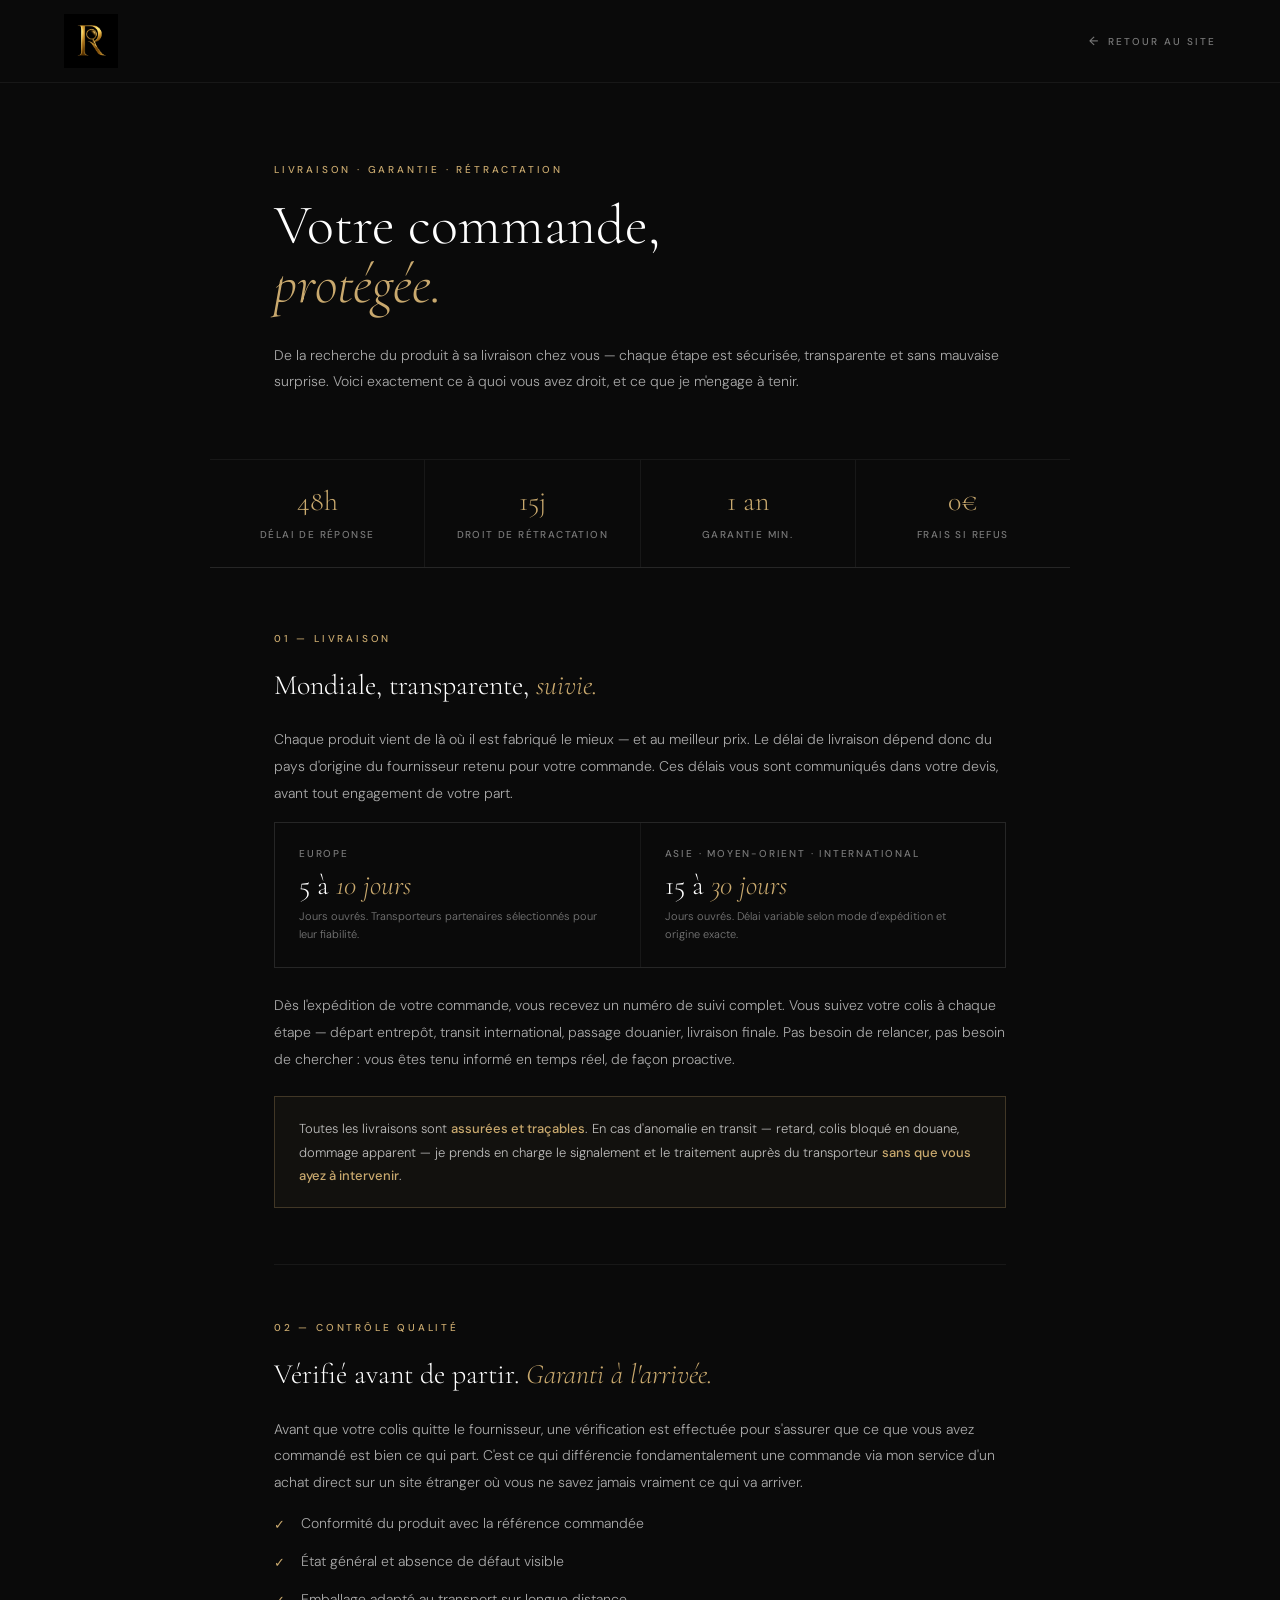
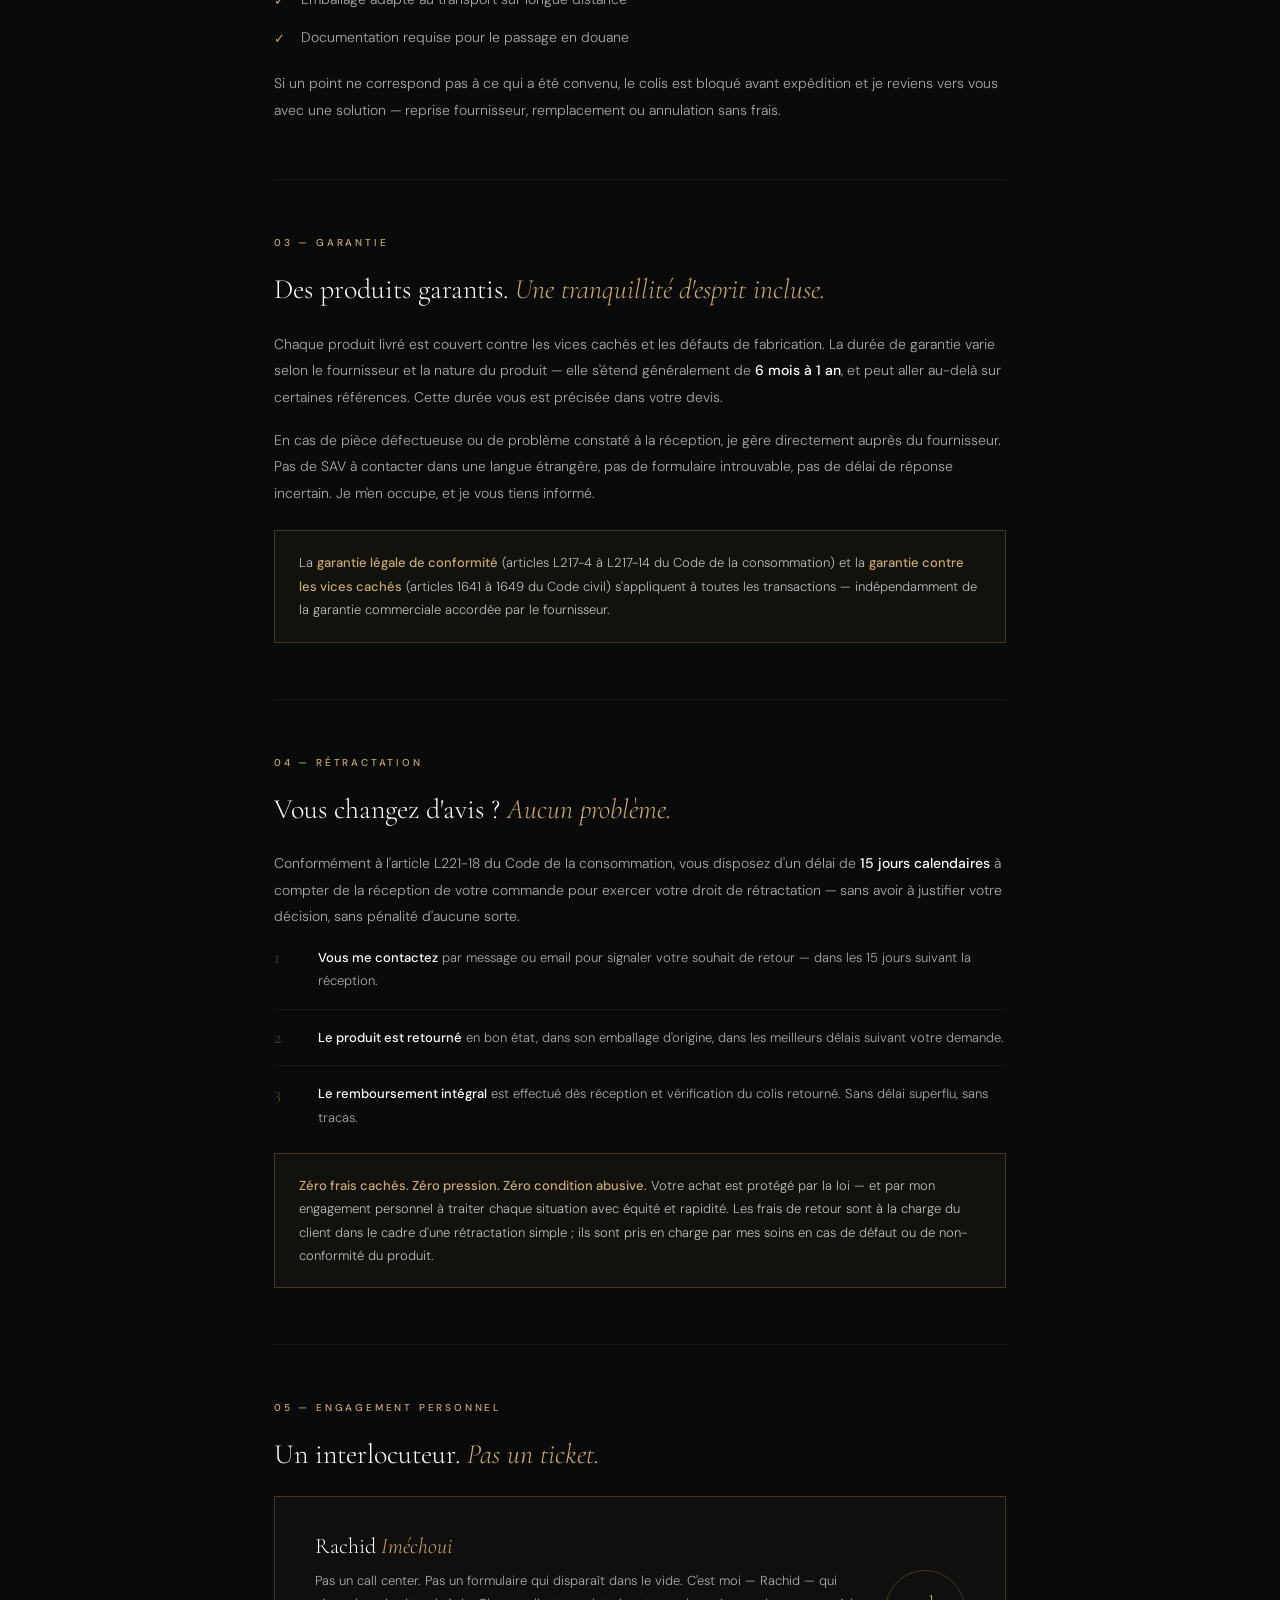
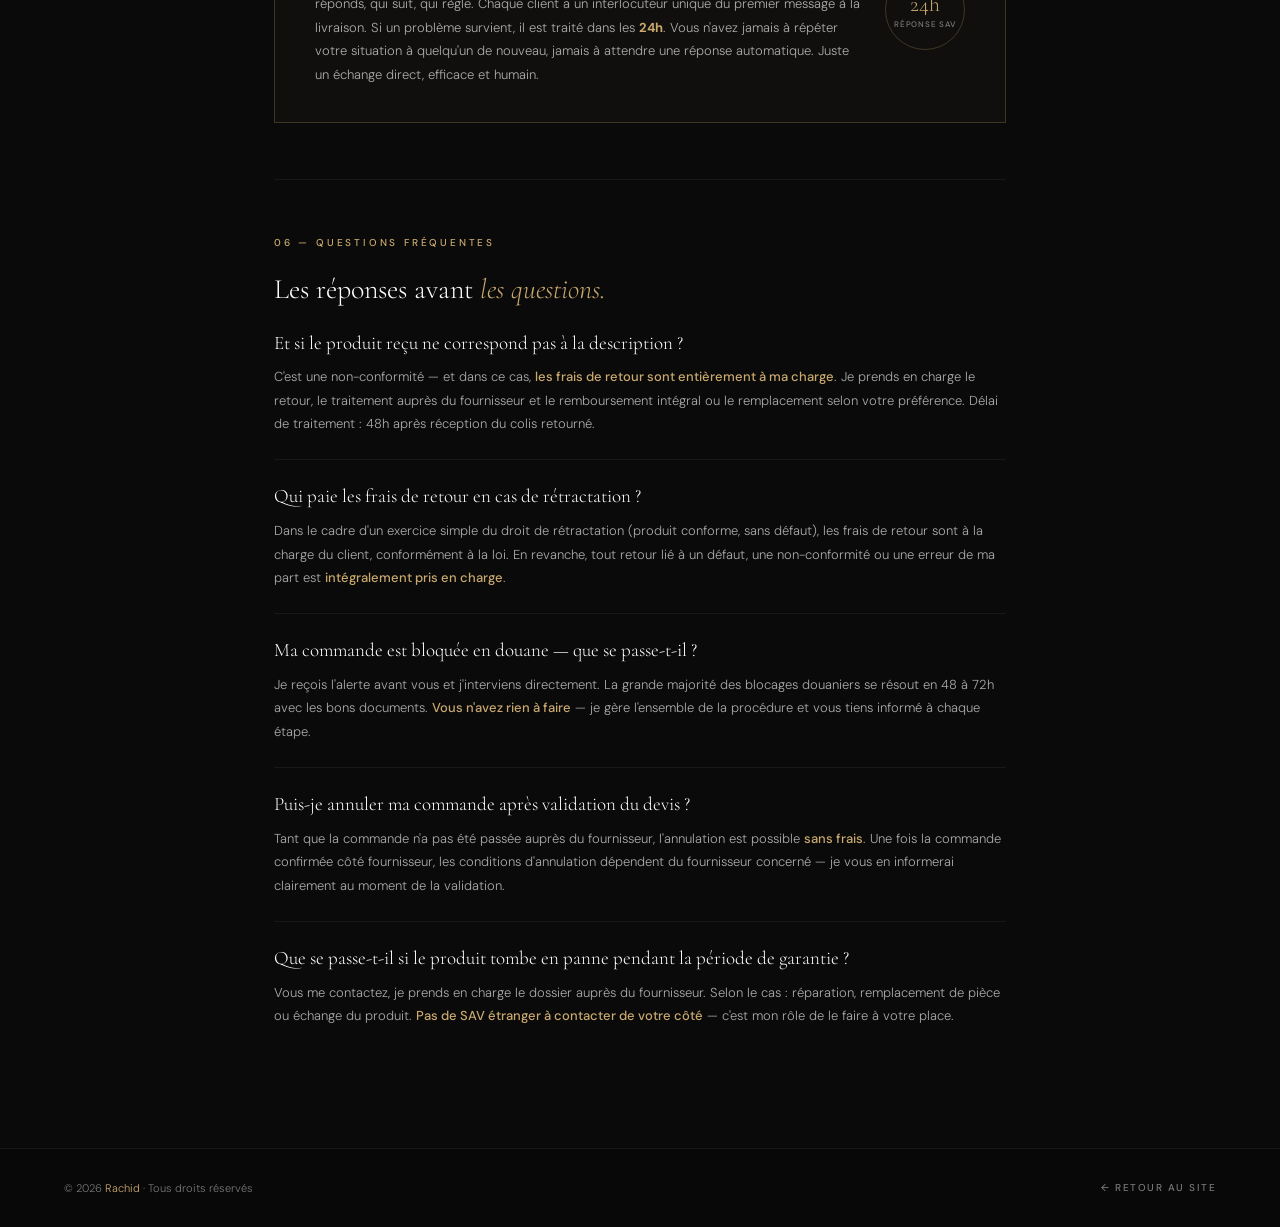
<file: livraison-retractation.html>
﻿<!DOCTYPE html>
<html lang="fr">
<head>
  <meta charset="UTF-8">
  <link rel="icon" type="image/x-icon" href="favicon.ico">
  <link rel="icon" type="image/png" sizes="32x32" href="favicon-32x32.png">
  <link rel="icon" type="image/png" sizes="192x192" href="favicon-192x192.png">
  <link rel="icon" type="image/png" sizes="512x512" href="favicon-512x512.png">
  <link rel="apple-touch-icon" sizes="180x180" href="favicon-192x192.png">
  <meta name="viewport" content="width=device-width, initial-scale=1.0">
  <title>Livraison, Garantie & Rétractation — Rachid·</title>
  <meta name="description" content="Tout ce que vous devez savoir sur la livraison, la garantie et le droit de rétractation — transparent, sans conditions abusives.">
  <link rel="preconnect" href="https://fonts.googleapis.com">
  <link rel="preconnect" href="https://fonts.gstatic.com" crossorigin>
  <link href="https://fonts.googleapis.com/css2?family=Cormorant+Garamond:ital,wght@0,300;0,400;1,300;1,400&family=DM+Sans:wght@300;400;500&display=swap" rel="stylesheet">
  <style>
    *, *::before, *::after { box-sizing: border-box; margin: 0; padding: 0; }

    :root {
      --bg:          #0a0a0a;
      --bg-alt:      #080808;
      --gold:        #C9A96E;
      --gold-lt:     #E8D5B0;
      --white:       #FFFFFF;
      --text:        rgba(255,255,255,0.82);
      --text-soft:   rgba(255,255,255,0.65);
      --text-mute:   rgba(255,255,255,0.45);
      --border:      rgba(255,255,255,0.06);
      --border-gold: rgba(201,169,110,0.25);
      --serif: 'Cormorant Garamond', Georgia, serif;
      --sans:  'DM Sans', sans-serif;
    }

    html { scroll-behavior: smooth; }

    body {
      background: var(--bg);
      color: var(--text);
      font-family: var(--sans);
      font-weight: 300;
      -webkit-font-smoothing: antialiased;
    }

    a { text-decoration: none; color: inherit; }

    /* ── HEADER ── */
    .header {
      position: sticky;
      top: 0;
      z-index: 100;
      display: flex;
      align-items: center;
      justify-content: space-between;
      padding: 14px 64px;
      background: var(--bg);
      border-bottom: 0.5px solid var(--border);
    }
    .logo-brand { display: flex; align-items: center; }
    .logo-img-header { height: 54px; width: auto; display: block; }

    .back-link {
      font-size: 10px;
      font-weight: 500;
      letter-spacing: 0.2em;
      text-transform: uppercase;
      color: var(--text-mute);
      display: flex;
      align-items: center;
      gap: 8px;
      transition: color 0.3s;
    }
    .back-link:hover { color: var(--gold); }
    .back-link::before { content: '←'; font-size: 12px; }

    /* ── HERO ── */
    .page-hero {
      padding: 80px 64px 64px;
      max-width: 860px;
      margin: 0 auto;
      border-bottom: 0.5px solid var(--border);
    }

    .eyebrow {
      font-size: 10px;
      font-weight: 500;
      letter-spacing: 0.28em;
      text-transform: uppercase;
      color: var(--gold);
      margin-bottom: 20px;
    }

    .page-title {
      font-family: var(--serif);
      font-size: 56px;
      font-weight: 300;
      color: var(--white);
      line-height: 1.05;
      margin-bottom: 28px;
    }
    .page-title em { font-style: italic; color: var(--gold); }

    .page-intro {
      font-size: 14px;
      color: var(--text-soft);
      line-height: 1.9;
    }

    /* ── REASSURANCE STRIP ── */
    .reassurance {
      max-width: 860px;
      margin: 0 auto;
      display: grid;
      grid-template-columns: repeat(4, 1fr);
      gap: 1px;
      background: var(--border);
      border-bottom: 0.5px solid var(--border);
    }

    .reassurance-item {
      background: var(--bg);
      padding: 24px 20px;
      text-align: center;
    }

    .reassurance-num {
      font-family: var(--serif);
      font-size: 28px;
      font-weight: 300;
      color: var(--gold);
      display: block;
      margin-bottom: 4px;
    }

    .reassurance-label {
      font-size: 10px;
      font-weight: 500;
      letter-spacing: 0.14em;
      text-transform: uppercase;
      color: var(--text-mute);
    }

    /* ── CONTENT ── */
    .content {
      max-width: 860px;
      margin: 0 auto;
      padding: 64px 64px 64px;
    }

    .section {
      margin-bottom: 56px;
      padding-bottom: 56px;
      border-bottom: 0.5px solid var(--border);
    }
    .section:last-child {
      border-bottom: none;
      margin-bottom: 0;
    }

    .section-label {
      font-size: 10px;
      font-weight: 500;
      letter-spacing: 0.28em;
      text-transform: uppercase;
      color: var(--gold);
      margin-bottom: 24px;
    }

    .section-heading {
      font-family: var(--serif);
      font-size: 28px;
      font-weight: 300;
      color: var(--white);
      margin-bottom: 24px;
      line-height: 1.2;
    }
    .section-heading em { font-style: italic; color: var(--gold); }

    .text {
      font-size: 14px;
      color: var(--text-soft);
      line-height: 1.9;
      margin-bottom: 16px;
    }
    .text:last-child { margin-bottom: 0; }

    /* ── DÉLAIS TABLE ── */
    .delais-grid {
      display: grid;
      grid-template-columns: 1fr 1fr;
      gap: 1px;
      background: var(--border);
      border: 0.5px solid var(--border);
      margin-top: 8px;
      margin-bottom: 24px;
    }

    .delai-item {
      background: var(--bg);
      padding: 24px;
    }

    .delai-zone {
      font-size: 10px;
      font-weight: 500;
      letter-spacing: 0.18em;
      text-transform: uppercase;
      color: var(--text-mute);
      margin-bottom: 8px;
    }

    .delai-duree {
      font-family: var(--serif);
      font-size: 28px;
      font-weight: 300;
      color: var(--white);
      margin-bottom: 6px;
    }
    .delai-duree em { font-style: italic; color: var(--gold); }

    .delai-note {
      font-size: 11px;
      color: var(--text-mute);
      line-height: 1.6;
    }

    /* ── HIGHLIGHT ── */
    .highlight {
      border: 0.5px solid var(--border-gold);
      padding: 20px 24px;
      margin-top: 24px;
      background: rgba(201,169,110,0.04);
    }
    .highlight p {
      font-size: 13px;
      color: rgba(255,255,255,0.72);
      line-height: 1.8;
    }
    .highlight strong { color: var(--gold); font-weight: 500; }

    /* ── QUALITY STEPS ── */
    .quality-list {
      list-style: none;
      margin-top: 16px;
      display: flex;
      flex-direction: column;
      gap: 14px;
    }

    .quality-list li {
      display: flex;
      align-items: flex-start;
      gap: 16px;
      font-size: 14px;
      color: var(--text-soft);
      line-height: 1.7;
    }

    .quality-list li::before {
      content: '✓';
      color: var(--gold);
      font-size: 13px;
      font-weight: 500;
      flex-shrink: 0;
      margin-top: 2px;
    }

    /* ── RETRACTATION STEPS ── */
    .retract-steps {
      display: flex;
      flex-direction: column;
      gap: 0;
      margin-top: 16px;
      margin-bottom: 24px;
    }

    .retract-step {
      display: grid;
      grid-template-columns: 28px 1fr;
      gap: 0 16px;
      padding: 16px 0;
      border-bottom: 0.5px solid var(--border);
      align-items: start;
    }
    .retract-step:first-child { padding-top: 0; }
    .retract-step:last-child { border-bottom: none; padding-bottom: 0; }

    .retract-step-n {
      font-family: var(--serif);
      font-size: 18px;
      font-weight: 300;
      color: rgba(201,169,110,0.4);
      line-height: 1;
      padding-top: 2px;
    }

    .retract-step-text {
      font-size: 13px;
      color: var(--text-soft);
      line-height: 1.8;
    }
    .retract-step-text strong {
      color: var(--white);
      font-weight: 500;
    }

    /* ── FAQ ── */
    .faq-list {
      display: flex;
      flex-direction: column;
      gap: 0;
      margin-top: 8px;
    }

    .faq-item {
      padding: 24px 0;
      border-bottom: 0.5px solid var(--border);
    }
    .faq-item:first-child { padding-top: 0; }
    .faq-item:last-child { border-bottom: none; padding-bottom: 0; }

    .faq-q {
      font-family: var(--serif);
      font-size: 19px;
      font-weight: 300;
      color: var(--white);
      margin-bottom: 10px;
      line-height: 1.3;
    }

    .faq-a {
      font-size: 13px;
      color: var(--text-soft);
      line-height: 1.8;
    }
    .faq-a strong { color: var(--gold); font-weight: 500; }

    /* ── ENGAGEMENT BLOCK ── */
    .engagement {
      border: 0.5px solid var(--border-gold);
      padding: 36px 40px;
      background: rgba(201,169,110,0.03);
      display: grid;
      grid-template-columns: 1fr auto;
      gap: 24px;
      align-items: center;
      margin-top: 8px;
    }

    .engagement-text {}

    .engagement-name {
      font-family: var(--serif);
      font-size: 22px;
      font-weight: 300;
      color: var(--white);
      margin-bottom: 10px;
    }
    .engagement-name em { font-style: italic; color: var(--gold); }

    .engagement-desc {
      font-size: 13px;
      color: var(--text-soft);
      line-height: 1.8;
    }

    .engagement-badge {
      text-align: center;
      flex-shrink: 0;
    }

    .engagement-circle {
      width: 80px;
      height: 80px;
      border: 0.5px solid var(--border-gold);
      border-radius: 50%;
      display: flex;
      flex-direction: column;
      align-items: center;
      justify-content: center;
      gap: 2px;
    }

    .engagement-circle span:first-child {
      font-family: var(--serif);
      font-size: 22px;
      font-weight: 300;
      color: var(--gold);
    }

    .engagement-circle span:last-child {
      font-size: 8px;
      font-weight: 500;
      letter-spacing: 0.1em;
      text-transform: uppercase;
      color: var(--text-mute);
    }

    /* ── CTA ── */
    .cta-block {
      text-align: center;
      padding: 48px 0 0;
    }

    .cta-label {
      font-size: 10px;
      font-weight: 500;
      letter-spacing: 0.28em;
      text-transform: uppercase;
      color: var(--text-mute);
      margin-bottom: 20px;
    }

    .cta-heading {
      font-family: var(--serif);
      font-size: 36px;
      font-weight: 300;
      color: var(--white);
      margin-bottom: 14px;
      line-height: 1.15;
    }
    .cta-heading em { font-style: italic; color: var(--gold); }

    .cta-sub {
      font-size: 13px;
      color: var(--text-soft);
      line-height: 1.8;
      margin-bottom: 32px;
    }

    .btn-gold {
      display: inline-block;
      font-size: 10px;
      font-weight: 500;
      letter-spacing: 0.22em;
      text-transform: uppercase;
      color: var(--bg);
      background: var(--gold);
      padding: 14px 32px;
      transition: background 0.3s;
    }
    .btn-gold:hover { background: var(--gold-lt); }

    /* ── FOOTER ── */
    .page-footer {
      background: var(--bg-alt);
      border-top: 0.5px solid var(--border);
      padding: 32px 64px;
      display: flex;
      align-items: center;
      justify-content: space-between;
    }
    .footer-copy { font-size: 11px; color: var(--text-mute); }
    .footer-copy span { color: var(--gold); }
    .footer-back {
      font-size: 10px;
      font-weight: 500;
      letter-spacing: 0.15em;
      text-transform: uppercase;
      color: var(--text-mute);
      transition: color 0.3s;
    }
    .footer-back:hover { color: var(--gold); }

    /* ── RESPONSIVE ── */
    @media (max-width: 768px) {
      .header { padding: 10px 20px; }
      .logo-img-header { height: 44px; }

      .page-hero { padding: 48px 20px 40px; }
      .page-title { font-size: 36px; }

      .reassurance { grid-template-columns: repeat(2, 1fr); }

      .content { padding: 48px 20px 48px; }

      .delais-grid { grid-template-columns: 1fr; }

      .engagement {
        grid-template-columns: 1fr;
        padding: 28px 24px;
        text-align: center;
      }
      .engagement-badge { display: flex; justify-content: center; }

      .page-footer {
        flex-direction: column;
        gap: 12px;
        text-align: center;
        padding: 24px 20px;
      }
    }
  </style>
</head>
<body>

  <!-- HEADER -->
  <header class="header">
    <a href="index.html" class="logo-brand"><img src="images/logo%202.png" alt="Rachid" class="logo-img-header"></a>
    <a href="index.html" class="back-link">Retour au site</a>
  </header>

  <!-- HERO -->
  <div class="page-hero">
    <p class="eyebrow">Livraison · Garantie · Rétractation</p>
    <h1 class="page-title">Votre commande,<br><em>protégée.</em></h1>
    <p class="page-intro">De la recherche du produit à sa livraison chez vous — chaque étape est sécurisée, transparente et sans mauvaise surprise. Voici exactement ce à quoi vous avez droit, et ce que je m'engage à tenir.</p>
  </div>

  <!-- BANDE CHIFFRES -->
  <div class="reassurance">
    <div class="reassurance-item">
      <span class="reassurance-num">48h</span>
      <span class="reassurance-label">Délai de réponse</span>
    </div>
    <div class="reassurance-item">
      <span class="reassurance-num">15j</span>
      <span class="reassurance-label">Droit de rétractation</span>
    </div>
    <div class="reassurance-item">
      <span class="reassurance-num">1 an</span>
      <span class="reassurance-label">Garantie min.</span>
    </div>
    <div class="reassurance-item">
      <span class="reassurance-num">0€</span>
      <span class="reassurance-label">Frais si refus</span>
    </div>
  </div>

  <!-- CONTENU -->
  <main class="content">

    <!-- 01 LIVRAISON -->
    <div class="section">
      <p class="section-label">01 — Livraison</p>
      <h2 class="section-heading">Mondiale, transparente, <em>suivie.</em></h2>

      <p class="text">Chaque produit vient de là où il est fabriqué le mieux — et au meilleur prix. Le délai de livraison dépend donc du pays d'origine du fournisseur retenu pour votre commande. Ces délais vous sont communiqués dans votre devis, avant tout engagement de votre part.</p>

      <div class="delais-grid">
        <div class="delai-item">
          <p class="delai-zone">Europe</p>
          <p class="delai-duree">5 à <em>10 jours</em></p>
          <p class="delai-note">Jours ouvrés. Transporteurs partenaires sélectionnés pour leur fiabilité.</p>
        </div>
        <div class="delai-item">
          <p class="delai-zone">Asie · Moyen-Orient · International</p>
          <p class="delai-duree">15 à <em>30 jours</em></p>
          <p class="delai-note">Jours ouvrés. Délai variable selon mode d'expédition et origine exacte.</p>
        </div>
      </div>

      <p class="text">Dès l'expédition de votre commande, vous recevez un numéro de suivi complet. Vous suivez votre colis à chaque étape — départ entrepôt, transit international, passage douanier, livraison finale. Pas besoin de relancer, pas besoin de chercher : vous êtes tenu informé en temps réel, de façon proactive.</p>

      <div class="highlight">
        <p>Toutes les livraisons sont <strong>assurées et traçables</strong>. En cas d'anomalie en transit — retard, colis bloqué en douane, dommage apparent — je prends en charge le signalement et le traitement auprès du transporteur <strong>sans que vous ayez à intervenir</strong>.</p>
      </div>
    </div>

    <!-- 02 CONTRÔLE QUALITÉ -->
    <div class="section">
      <p class="section-label">02 — Contrôle qualité</p>
      <h2 class="section-heading">Vérifié avant de partir. <em>Garanti à l'arrivée.</em></h2>

      <p class="text">Avant que votre colis quitte le fournisseur, une vérification est effectuée pour s'assurer que ce que vous avez commandé est bien ce qui part. C'est ce qui différencie fondamentalement une commande via mon service d'un achat direct sur un site étranger où vous ne savez jamais vraiment ce qui va arriver.</p>

      <ul class="quality-list">
        <li>Conformité du produit avec la référence commandée</li>
        <li>État général et absence de défaut visible</li>
        <li>Emballage adapté au transport sur longue distance</li>
        <li>Documentation requise pour le passage en douane</li>
      </ul>

      <p class="text" style="margin-top: 20px;">Si un point ne correspond pas à ce qui a été convenu, le colis est bloqué avant expédition et je reviens vers vous avec une solution — reprise fournisseur, remplacement ou annulation sans frais.</p>
    </div>

    <!-- 03 GARANTIE -->
    <div class="section">
      <p class="section-label">03 — Garantie</p>
      <h2 class="section-heading">Des produits garantis. <em>Une tranquillité d'esprit incluse.</em></h2>

      <p class="text">Chaque produit livré est couvert contre les vices cachés et les défauts de fabrication. La durée de garantie varie selon le fournisseur et la nature du produit — elle s'étend généralement de <strong style="color: var(--white); font-weight: 500;">6 mois à 1 an</strong>, et peut aller au-delà sur certaines références. Cette durée vous est précisée dans votre devis.</p>

      <p class="text">En cas de pièce défectueuse ou de problème constaté à la réception, je gère directement auprès du fournisseur. Pas de SAV à contacter dans une langue étrangère, pas de formulaire introuvable, pas de délai de réponse incertain. Je m'en occupe, et je vous tiens informé.</p>

      <div class="highlight">
        <p>La <strong>garantie légale de conformité</strong> (articles L217-4 à L217-14 du Code de la consommation) et la <strong>garantie contre les vices cachés</strong> (articles 1641 à 1649 du Code civil) s'appliquent à toutes les transactions — indépendamment de la garantie commerciale accordée par le fournisseur.</p>
      </div>
    </div>

    <!-- 04 RÉTRACTATION -->
    <div class="section">
      <p class="section-label">04 — Rétractation</p>
      <h2 class="section-heading">Vous changez d'avis ? <em>Aucun problème.</em></h2>

      <p class="text">Conformément à l'article L221-18 du Code de la consommation, vous disposez d'un délai de <strong style="color: var(--white); font-weight: 500;">15 jours calendaires</strong> à compter de la réception de votre commande pour exercer votre droit de rétractation — sans avoir à justifier votre décision, sans pénalité d'aucune sorte.</p>

      <div class="retract-steps">
        <div class="retract-step">
          <span class="retract-step-n">1</span>
          <p class="retract-step-text"><strong>Vous me contactez</strong> par message ou email pour signaler votre souhait de retour — dans les 15 jours suivant la réception.</p>
        </div>
        <div class="retract-step">
          <span class="retract-step-n">2</span>
          <p class="retract-step-text"><strong>Le produit est retourné</strong> en bon état, dans son emballage d'origine, dans les meilleurs délais suivant votre demande.</p>
        </div>
        <div class="retract-step">
          <span class="retract-step-n">3</span>
          <p class="retract-step-text"><strong>Le remboursement intégral</strong> est effectué dès réception et vérification du colis retourné. Sans délai superflu, sans tracas.</p>
        </div>
      </div>

      <div class="highlight">
        <p><strong>Zéro frais cachés. Zéro pression. Zéro condition abusive.</strong> Votre achat est protégé par la loi — et par mon engagement personnel à traiter chaque situation avec équité et rapidité. Les frais de retour sont à la charge du client dans le cadre d'une rétractation simple ; ils sont pris en charge par mes soins en cas de défaut ou de non-conformité du produit.</p>
      </div>
    </div>

    <!-- 05 ENGAGEMENT PERSONNEL -->
    <div class="section">
      <p class="section-label">05 — Engagement personnel</p>
      <h2 class="section-heading">Un interlocuteur. <em>Pas un ticket.</em></h2>

      <div class="engagement">
        <div class="engagement-text">
          <h3 class="engagement-name">Rachid <em>Iméchoui</em></h3>
          <p class="engagement-desc">Pas un call center. Pas un formulaire qui disparaît dans le vide. C'est moi — Rachid — qui réponds, qui suit, qui règle. Chaque client a un interlocuteur unique du premier message à la livraison. Si un problème survient, il est traité dans les <strong style="color: var(--gold);">24h</strong>. Vous n'avez jamais à répéter votre situation à quelqu'un de nouveau, jamais à attendre une réponse automatique. Juste un échange direct, efficace et humain.</p>
        </div>
        <div class="engagement-badge">
          <div class="engagement-circle">
            <span>24h</span>
            <span>Réponse SAV</span>
          </div>
        </div>
      </div>
    </div>

    <!-- 06 FAQ -->
    <div class="section">
      <p class="section-label">06 — Questions fréquentes</p>
      <h2 class="section-heading">Les réponses avant <em>les questions.</em></h2>

      <div class="faq-list">

        <div class="faq-item">
          <p class="faq-q">Et si le produit reçu ne correspond pas à la description ?</p>
          <p class="faq-a">C'est une non-conformité — et dans ce cas, <strong>les frais de retour sont entièrement à ma charge</strong>. Je prends en charge le retour, le traitement auprès du fournisseur et le remboursement intégral ou le remplacement selon votre préférence. Délai de traitement : 48h après réception du colis retourné.</p>
        </div>

        <div class="faq-item">
          <p class="faq-q">Qui paie les frais de retour en cas de rétractation ?</p>
          <p class="faq-a">Dans le cadre d'un exercice simple du droit de rétractation (produit conforme, sans défaut), les frais de retour sont à la charge du client, conformément à la loi. En revanche, tout retour lié à un défaut, une non-conformité ou une erreur de ma part est <strong>intégralement pris en charge</strong>.</p>
        </div>

        <div class="faq-item">
          <p class="faq-q">Ma commande est bloquée en douane — que se passe-t-il ?</p>
          <p class="faq-a">Je reçois l'alerte avant vous et j'interviens directement. La grande majorité des blocages douaniers se résout en 48 à 72h avec les bons documents. <strong>Vous n'avez rien à faire</strong> — je gère l'ensemble de la procédure et vous tiens informé à chaque étape.</p>
        </div>

        <div class="faq-item">
          <p class="faq-q">Puis-je annuler ma commande après validation du devis ?</p>
          <p class="faq-a">Tant que la commande n'a pas été passée auprès du fournisseur, l'annulation est possible <strong>sans frais</strong>. Une fois la commande confirmée côté fournisseur, les conditions d'annulation dépendent du fournisseur concerné — je vous en informerai clairement au moment de la validation.</p>
        </div>

        <div class="faq-item">
          <p class="faq-q">Que se passe-t-il si le produit tombe en panne pendant la période de garantie ?</p>
          <p class="faq-a">Vous me contactez, je prends en charge le dossier auprès du fournisseur. Selon le cas : réparation, remplacement de pièce ou échange du produit. <strong>Pas de SAV étranger à contacter de votre côté</strong> — c'est mon rôle de le faire à votre place.</p>
        </div>

      </div>
    </div>

  </main>

  <!-- FOOTER -->
  <footer class="page-footer">
    <span class="footer-copy">© 2026 <span>Rachid</span> · Tous droits réservés</span>
    <a href="index.html" class="footer-back">← Retour au site</a>
  </footer>

</body>
</html>
</file>
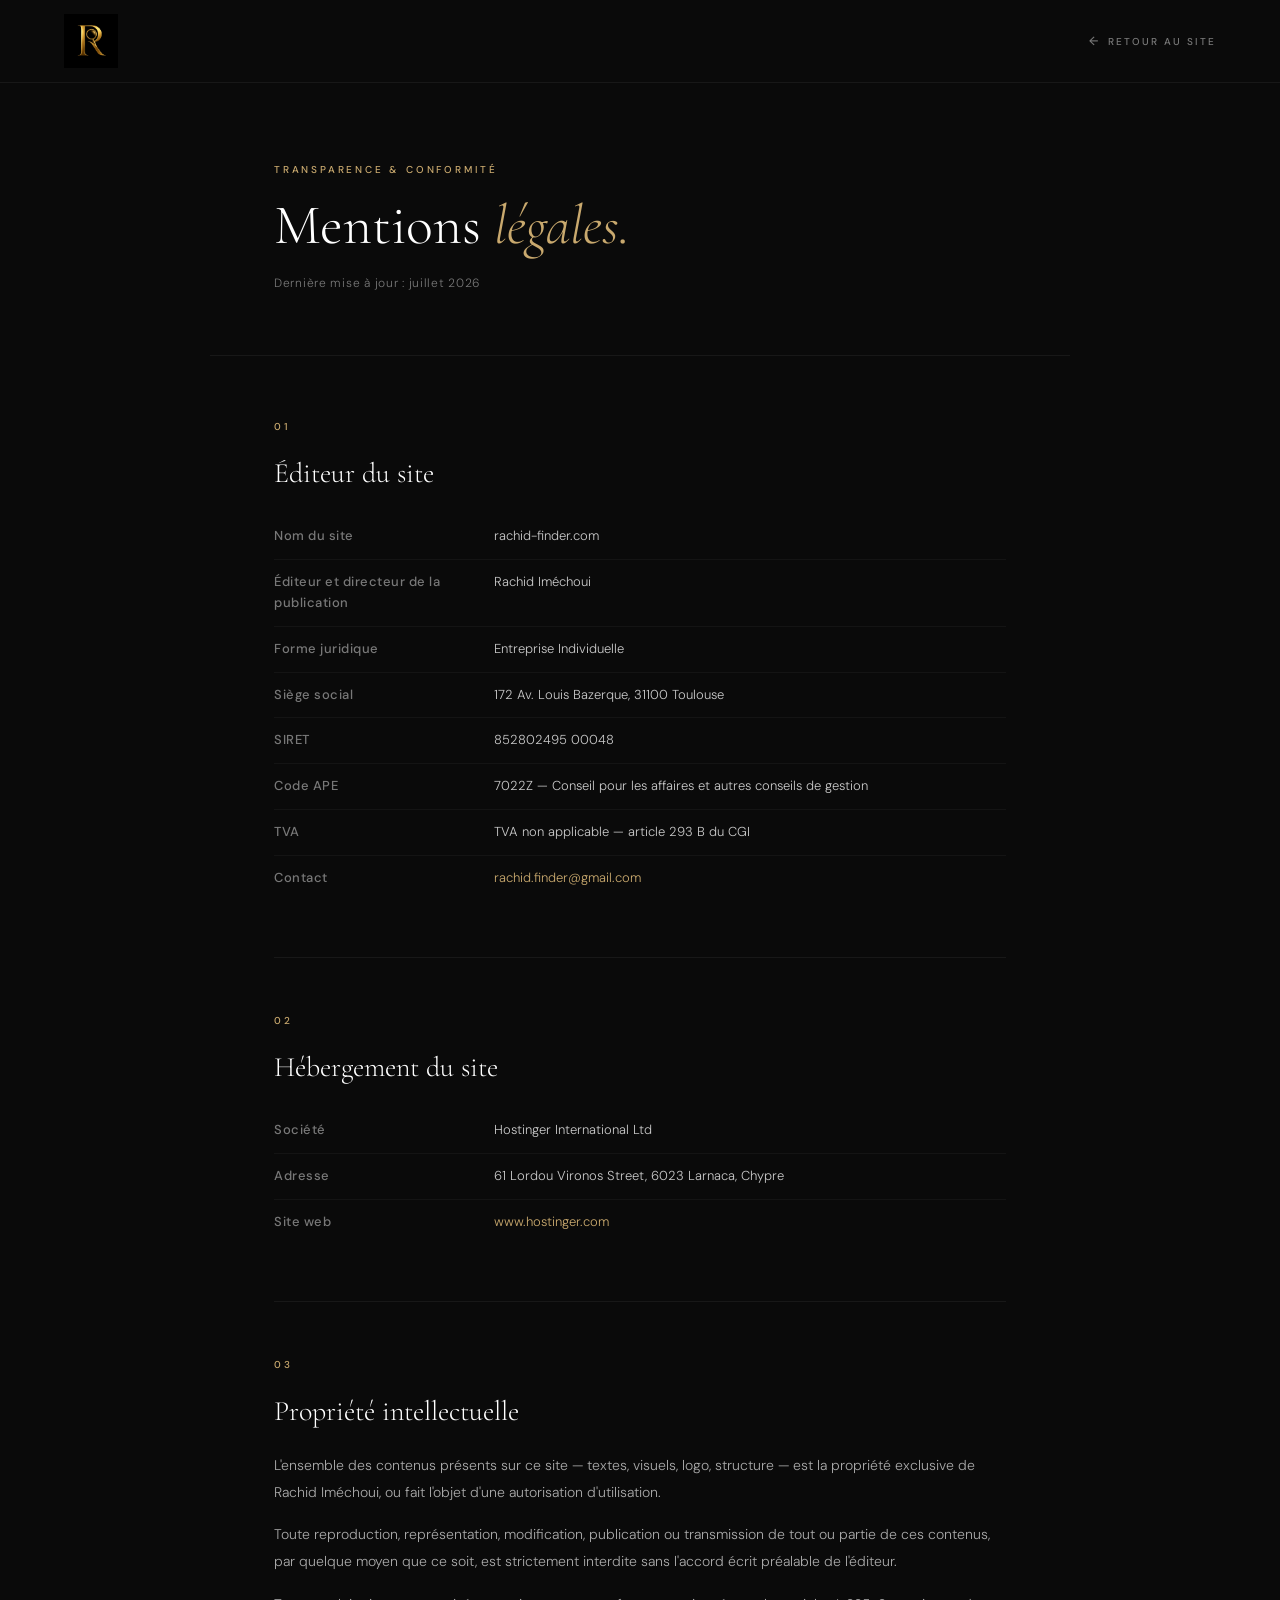
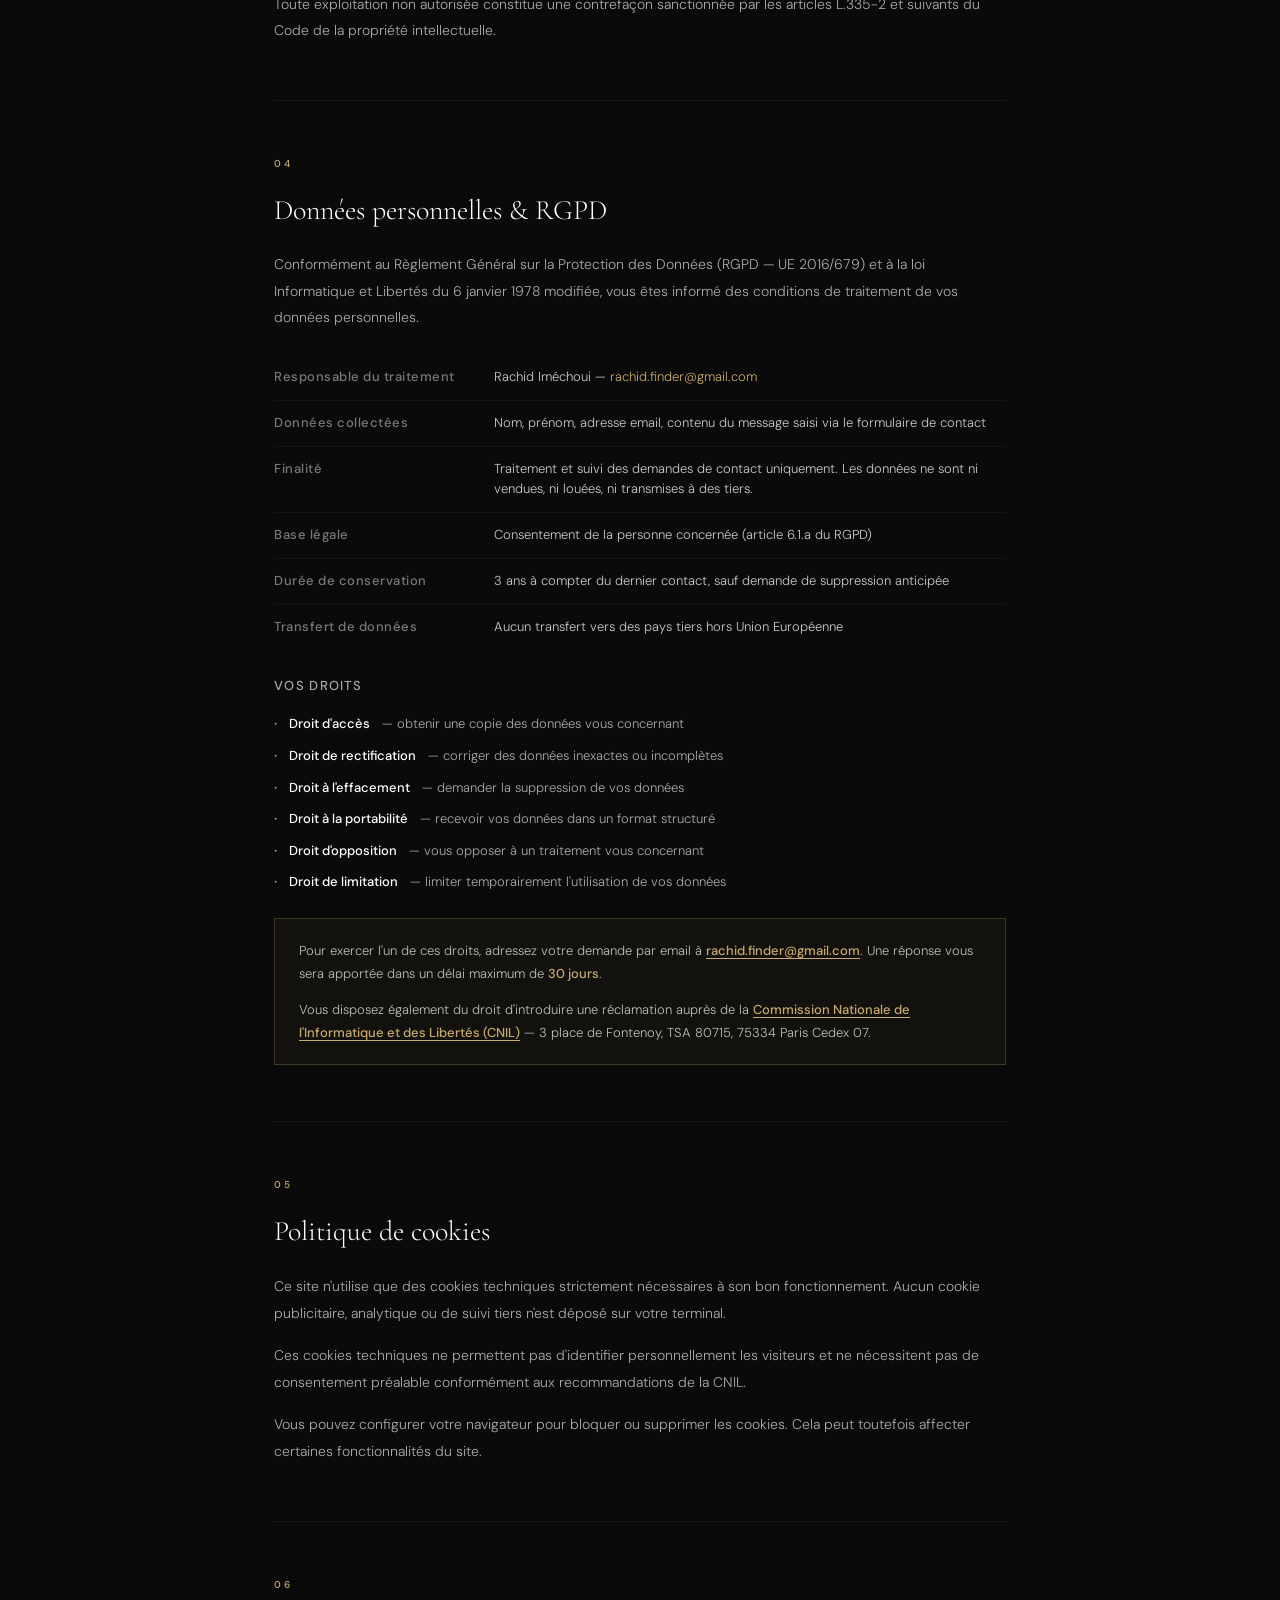
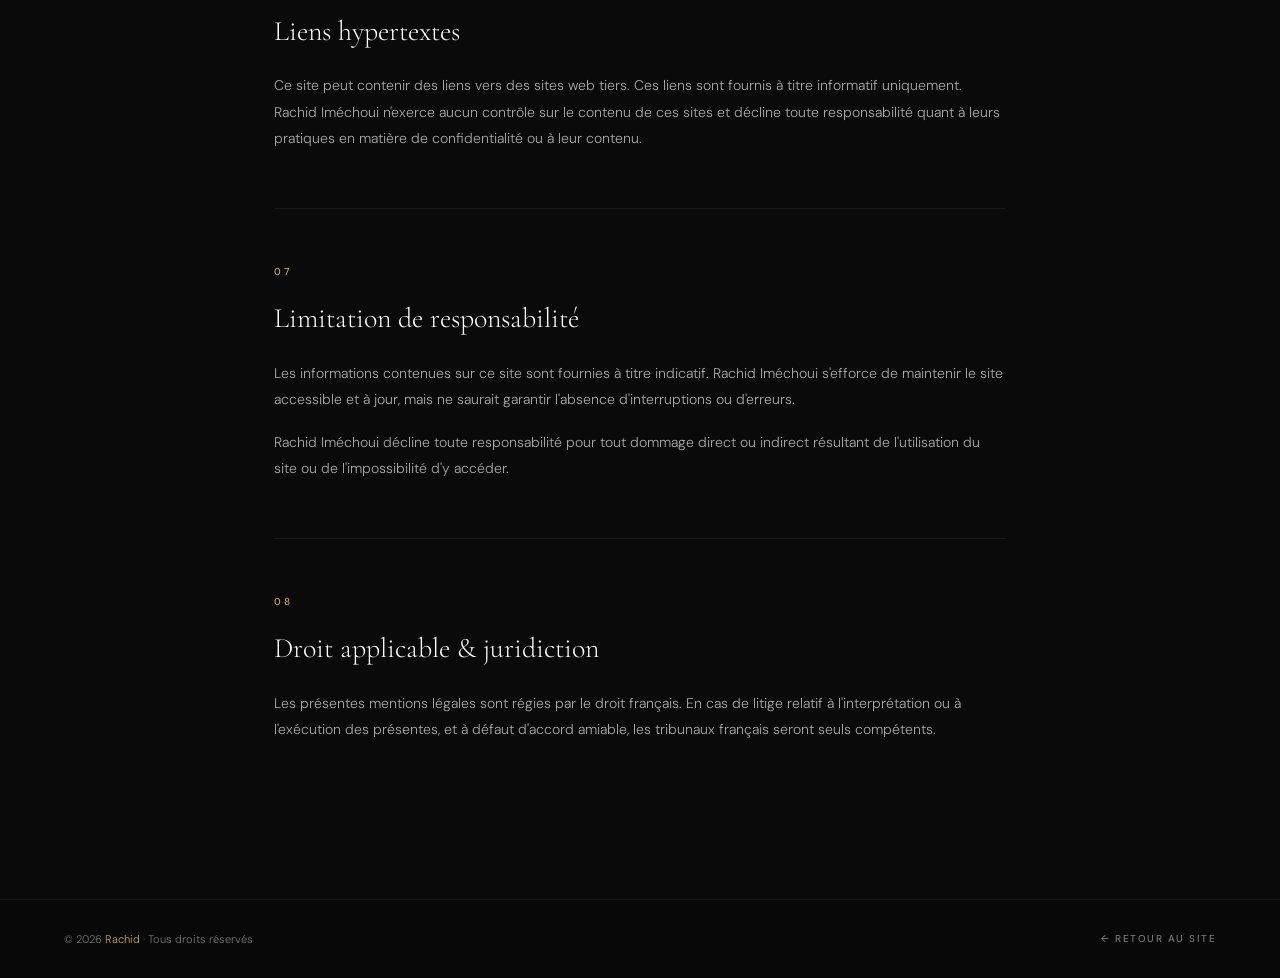
<file: mentions-legales.html>
﻿<!DOCTYPE html>
<html lang="fr">
<head>
  <meta charset="UTF-8">
  <link rel="icon" type="image/x-icon" href="favicon.ico">
  <link rel="icon" type="image/png" sizes="32x32" href="favicon-32x32.png">
  <link rel="icon" type="image/png" sizes="192x192" href="favicon-192x192.png">
  <link rel="icon" type="image/png" sizes="512x512" href="favicon-512x512.png">
  <link rel="apple-touch-icon" sizes="180x180" href="favicon-192x192.png">
  <meta name="viewport" content="width=device-width, initial-scale=1.0">
  <title>Mentions légales — Rachid·</title>
  <meta name="robots" content="noindex, follow">
  <link rel="preconnect" href="https://fonts.googleapis.com">
  <link rel="preconnect" href="https://fonts.gstatic.com" crossorigin>
  <link href="https://fonts.googleapis.com/css2?family=Cormorant+Garamond:ital,wght@0,300;0,400;1,300;1,400&family=DM+Sans:wght@300;400;500&display=swap" rel="stylesheet">
  <style>
    *, *::before, *::after { box-sizing: border-box; margin: 0; padding: 0; }

    :root {
      --bg:          #0a0a0a;
      --bg-alt:      #080808;
      --gold:        #C9A96E;
      --gold-lt:     #E8D5B0;
      --white:       #FFFFFF;
      --text:        rgba(255,255,255,0.82);
      --text-soft:   rgba(255,255,255,0.65);
      --text-mute:   rgba(255,255,255,0.45);
      --border:      rgba(255,255,255,0.06);
      --border-gold: rgba(201,169,110,0.25);
      --serif: 'Cormorant Garamond', Georgia, serif;
      --sans:  'DM Sans', sans-serif;
    }

    html { scroll-behavior: smooth; }

    body {
      background: var(--bg);
      color: var(--text);
      font-family: var(--sans);
      font-weight: 300;
      -webkit-font-smoothing: antialiased;
    }

    a { text-decoration: none; color: inherit; }

    /* ── HEADER ── */
    .header {
      position: sticky;
      top: 0;
      z-index: 100;
      display: flex;
      align-items: center;
      justify-content: space-between;
      padding: 14px 64px;
      background: var(--bg);
      border-bottom: 0.5px solid var(--border);
    }
    .logo-brand { display: flex; align-items: center; }
    .logo-img-header { height: 54px; width: auto; display: block; }

    .back-link {
      font-size: 10px;
      font-weight: 500;
      letter-spacing: 0.2em;
      text-transform: uppercase;
      color: var(--text-mute);
      display: flex;
      align-items: center;
      gap: 8px;
      transition: color 0.3s;
    }
    .back-link:hover { color: var(--gold); }
    .back-link::before {
      content: '←';
      font-size: 12px;
    }

    /* ── HERO ── */
    .page-hero {
      padding: 80px 64px 64px;
      max-width: 860px;
      margin: 0 auto;
      border-bottom: 0.5px solid var(--border);
    }

    .eyebrow {
      font-size: 10px;
      font-weight: 500;
      letter-spacing: 0.28em;
      text-transform: uppercase;
      color: var(--gold);
      margin-bottom: 20px;
    }

    .page-title {
      font-family: var(--serif);
      font-size: 56px;
      font-weight: 300;
      color: var(--white);
      line-height: 1.05;
      margin-bottom: 20px;
    }
    .page-title em { font-style: italic; color: var(--gold); }

    .page-date {
      font-size: 12px;
      color: var(--text-mute);
      letter-spacing: 0.06em;
    }

    /* ── CONTENT ── */
    .content {
      max-width: 860px;
      margin: 0 auto;
      padding: 64px 64px 100px;
    }

    .section {
      margin-bottom: 56px;
      padding-bottom: 56px;
      border-bottom: 0.5px solid var(--border);
    }
    .section:last-child {
      border-bottom: none;
      margin-bottom: 0;
    }

    .section-label {
      font-size: 10px;
      font-weight: 500;
      letter-spacing: 0.28em;
      text-transform: uppercase;
      color: var(--gold);
      margin-bottom: 24px;
    }

    .section-heading {
      font-family: var(--serif);
      font-size: 28px;
      font-weight: 300;
      color: var(--white);
      margin-bottom: 24px;
      line-height: 1.2;
    }

    .text {
      font-size: 14px;
      color: var(--text-soft);
      line-height: 1.9;
      margin-bottom: 16px;
    }
    .text:last-child { margin-bottom: 0; }

    /* table d'info */
    .info-table {
      width: 100%;
      border-collapse: collapse;
      margin-top: 8px;
    }
    .info-table tr {
      border-bottom: 0.5px solid rgba(255,255,255,0.04);
    }
    .info-table tr:last-child { border-bottom: none; }
    .info-table td {
      padding: 12px 0;
      font-size: 13px;
      line-height: 1.6;
      vertical-align: top;
    }
    .info-table td:first-child {
      color: rgba(255,255,255,0.45);
      font-weight: 500;
      letter-spacing: 0.04em;
      width: 220px;
      padding-right: 24px;
    }
    .info-table td:last-child {
      color: rgba(255,255,255,0.78);
    }

    /* liste droits */
    .rights-list {
      list-style: none;
      margin-top: 16px;
      display: flex;
      flex-direction: column;
      gap: 10px;
    }
    .rights-list li {
      display: flex;
      align-items: flex-start;
      gap: 12px;
      font-size: 13px;
      color: var(--text-soft);
      line-height: 1.6;
    }
    .rights-list li::before {
      content: '·';
      color: var(--gold);
      font-size: 18px;
      line-height: 1.2;
      flex-shrink: 0;
    }

    /* highlight box */
    .highlight {
      border: 0.5px solid var(--border-gold);
      padding: 20px 24px;
      margin-top: 24px;
      background: rgba(201,169,110,0.04);
    }
    .highlight p {
      font-size: 13px;
      color: rgba(255,255,255,0.72);
      line-height: 1.8;
    }
    .highlight strong {
      color: var(--gold);
      font-weight: 500;
    }
    .highlight a {
      color: var(--gold);
      text-decoration: underline;
      text-underline-offset: 3px;
    }

    /* ── FOOTER ── */
    .page-footer {
      background: var(--bg-alt);
      border-top: 0.5px solid var(--border);
      padding: 32px 64px;
      display: flex;
      align-items: center;
      justify-content: space-between;
    }
    .footer-copy {
      font-size: 11px;
      color: var(--text-mute);
    }
    .footer-copy span { color: var(--gold); }
    .footer-back {
      font-size: 10px;
      font-weight: 500;
      letter-spacing: 0.15em;
      text-transform: uppercase;
      color: var(--text-mute);
      transition: color 0.3s;
    }
    .footer-back:hover { color: var(--gold); }

    /* ── RESPONSIVE ── */
    @media (max-width: 768px) {
      .header { padding: 10px 20px; }
      .logo-img-header { height: 44px; }

      .page-hero {
        padding: 48px 20px 40px;
      }
      .page-title { font-size: 36px; }

      .content { padding: 48px 20px 72px; }

      .info-table td:first-child {
        width: 130px;
        padding-right: 16px;
      }

      .page-footer {
        flex-direction: column;
        gap: 12px;
        text-align: center;
        padding: 24px 20px;
      }
    }
  </style>
</head>
<body>

  <!-- HEADER -->
  <header class="header">
    <a href="index.html" class="logo-brand"><img src="images/logo%202.png" alt="Rachid" class="logo-img-header"></a>
    <a href="index.html" class="back-link">Retour au site</a>
  </header>

  <!-- HERO -->
  <div class="page-hero">
    <p class="eyebrow">Transparence &amp; conformité</p>
    <h1 class="page-title">Mentions <em>légales.</em></h1>
    <p class="page-date">Dernière mise à jour : juillet 2026</p>
  </div>

  <!-- CONTENU -->
  <main class="content">

    <!-- 1. ÉDITEUR -->
    <div class="section">
      <p class="section-label">01</p>
      <h2 class="section-heading">Éditeur du site</h2>
      <table class="info-table">
        <tr>
          <td>Nom du site</td>
          <td>rachid-finder.com</td>
        </tr>
        <tr>
          <td>Éditeur et directeur de la publication</td>
          <td>Rachid Iméchoui</td>
        </tr>
        <tr>
          <td>Forme juridique</td>
          <td>Entreprise Individuelle</td>
        </tr>
        <tr>
          <td>Siège social</td>
          <td>172 Av. Louis Bazerque, 31100 Toulouse</td>
        </tr>
        <tr>
          <td>SIRET</td>
          <td>852802495 00048</td>
        </tr>
        <tr>
          <td>Code APE</td>
          <td>7022Z — Conseil pour les affaires et autres conseils de gestion</td>
        </tr>
        <tr>
          <td>TVA</td>
          <td>TVA non applicable — article 293 B du CGI</td>
        </tr>
        <tr>
          <td>Contact</td>
          <td><a href="mailto:rachid.finder@gmail.com" style="color:var(--gold)">rachid.finder@gmail.com</a></td>
        </tr>
      </table>
    </div>

    <!-- 2. HÉBERGEUR -->
    <div class="section">
      <p class="section-label">02</p>
      <h2 class="section-heading">Hébergement du site</h2>
      <table class="info-table">
        <tr>
          <td>Société</td>
          <td>Hostinger International Ltd</td>
        </tr>
        <tr>
          <td>Adresse</td>
          <td>61 Lordou Vironos Street, 6023 Larnaca, Chypre</td>
        </tr>
        <tr>
          <td>Site web</td>
          <td><a href="https://www.hostinger.com" target="_blank" rel="noopener" style="color:var(--gold)">www.hostinger.com</a></td>
        </tr>
      </table>
    </div>

    <!-- 3. PROPRIÉTÉ INTELLECTUELLE -->
    <div class="section">
      <p class="section-label">03</p>
      <h2 class="section-heading">Propriété intellectuelle</h2>
      <p class="text">L'ensemble des contenus présents sur ce site — textes, visuels, logo, structure — est la propriété exclusive de Rachid Iméchoui, ou fait l'objet d'une autorisation d'utilisation.</p>
      <p class="text">Toute reproduction, représentation, modification, publication ou transmission de tout ou partie de ces contenus, par quelque moyen que ce soit, est strictement interdite sans l'accord écrit préalable de l'éditeur.</p>
      <p class="text">Toute exploitation non autorisée constitue une contrefaçon sanctionnée par les articles L.335-2 et suivants du Code de la propriété intellectuelle.</p>
    </div>

    <!-- 4. DONNÉES PERSONNELLES -->
    <div class="section">
      <p class="section-label">04</p>
      <h2 class="section-heading">Données personnelles &amp; RGPD</h2>

      <p class="text">Conformément au Règlement Général sur la Protection des Données (RGPD — UE 2016/679) et à la loi Informatique et Libertés du 6 janvier 1978 modifiée, vous êtes informé des conditions de traitement de vos données personnelles.</p>

      <table class="info-table" style="margin-top:24px; margin-bottom:24px;">
        <tr>
          <td>Responsable du traitement</td>
          <td>Rachid Iméchoui — <a href="mailto:rachid.finder@gmail.com" style="color:var(--gold)">rachid.finder@gmail.com</a></td>
        </tr>
        <tr>
          <td>Données collectées</td>
          <td>Nom, prénom, adresse email, contenu du message saisi via le formulaire de contact</td>
        </tr>
        <tr>
          <td>Finalité</td>
          <td>Traitement et suivi des demandes de contact uniquement. Les données ne sont ni vendues, ni louées, ni transmises à des tiers.</td>
        </tr>
        <tr>
          <td>Base légale</td>
          <td>Consentement de la personne concernée (article 6.1.a du RGPD)</td>
        </tr>
        <tr>
          <td>Durée de conservation</td>
          <td>3 ans à compter du dernier contact, sauf demande de suppression anticipée</td>
        </tr>
        <tr>
          <td>Transfert de données</td>
          <td>Aucun transfert vers des pays tiers hors Union Européenne</td>
        </tr>
      </table>

      <p class="text" style="color:rgba(255,255,255,0.65); font-size:13px; font-weight:500; text-transform:uppercase; letter-spacing:0.1em; margin-bottom:12px;">Vos droits</p>

      <ul class="rights-list">
        <li><strong style="color:var(--white); font-weight:500">Droit d'accès</strong> — obtenir une copie des données vous concernant</li>
        <li><strong style="color:var(--white); font-weight:500">Droit de rectification</strong> — corriger des données inexactes ou incomplètes</li>
        <li><strong style="color:var(--white); font-weight:500">Droit à l'effacement</strong> — demander la suppression de vos données</li>
        <li><strong style="color:var(--white); font-weight:500">Droit à la portabilité</strong> — recevoir vos données dans un format structuré</li>
        <li><strong style="color:var(--white); font-weight:500">Droit d'opposition</strong> — vous opposer à un traitement vous concernant</li>
        <li><strong style="color:var(--white); font-weight:500">Droit de limitation</strong> — limiter temporairement l'utilisation de vos données</li>
      </ul>

      <div class="highlight">
        <p>Pour exercer l'un de ces droits, adressez votre demande par email à <strong><a href="mailto:rachid.finder@gmail.com" style="color:var(--gold)">rachid.finder@gmail.com</a></strong>. Une réponse vous sera apportée dans un délai maximum de <strong>30 jours</strong>.</p>
        <p style="margin-top:12px;">Vous disposez également du droit d'introduire une réclamation auprès de la <strong><a href="https://www.cnil.fr" target="_blank" rel="noopener">Commission Nationale de l'Informatique et des Libertés (CNIL)</a></strong> — 3 place de Fontenoy, TSA 80715, 75334 Paris Cedex 07.</p>
      </div>
    </div>

    <!-- 5. COOKIES -->
    <div class="section">
      <p class="section-label">05</p>
      <h2 class="section-heading">Politique de cookies</h2>
      <p class="text">Ce site n'utilise que des cookies techniques strictement nécessaires à son bon fonctionnement. Aucun cookie publicitaire, analytique ou de suivi tiers n'est déposé sur votre terminal.</p>
      <p class="text">Ces cookies techniques ne permettent pas d'identifier personnellement les visiteurs et ne nécessitent pas de consentement préalable conformément aux recommandations de la CNIL.</p>
      <p class="text">Vous pouvez configurer votre navigateur pour bloquer ou supprimer les cookies. Cela peut toutefois affecter certaines fonctionnalités du site.</p>
    </div>

    <!-- 6. LIENS EXTERNES -->
    <div class="section">
      <p class="section-label">06</p>
      <h2 class="section-heading">Liens hypertextes</h2>
      <p class="text">Ce site peut contenir des liens vers des sites web tiers. Ces liens sont fournis à titre informatif uniquement. Rachid Iméchoui n'exerce aucun contrôle sur le contenu de ces sites et décline toute responsabilité quant à leurs pratiques en matière de confidentialité ou à leur contenu.</p>
    </div>

    <!-- 7. RESPONSABILITÉ -->
    <div class="section">
      <p class="section-label">07</p>
      <h2 class="section-heading">Limitation de responsabilité</h2>
      <p class="text">Les informations contenues sur ce site sont fournies à titre indicatif. Rachid Iméchoui s'efforce de maintenir le site accessible et à jour, mais ne saurait garantir l'absence d'interruptions ou d'erreurs.</p>
      <p class="text">Rachid Iméchoui décline toute responsabilité pour tout dommage direct ou indirect résultant de l'utilisation du site ou de l'impossibilité d'y accéder.</p>
    </div>

    <!-- 8. DROIT APPLICABLE -->
    <div class="section">
      <p class="section-label">08</p>
      <h2 class="section-heading">Droit applicable &amp; juridiction</h2>
      <p class="text">Les présentes mentions légales sont régies par le droit français. En cas de litige relatif à l'interprétation ou à l'exécution des présentes, et à défaut d'accord amiable, les tribunaux français seront seuls compétents.</p>
    </div>

  </main>

  <!-- FOOTER -->
  <footer class="page-footer">
    <span class="footer-copy">© 2026 <span>Rachid</span> · Tous droits réservés</span>
    <a href="index.html" class="footer-back">← Retour au site</a>
  </footer>

</body>
</html>
</file>
<file: style.css>
/* ─── RESET ─── */
*, *::before, *::after { box-sizing: border-box; margin: 0; padding: 0; }

/* ─── VARIABLES ─── */
:root {
  --bg:          #0a0a0a;
  --bg-alt:      #080808;
  --gold:        #C9A96E;
  --gold-lt:     #E8D5B0;
  --gold-dark:   #8B6F3E;
  --white:       #FFFFFF;
  --text:        rgba(255,255,255,0.82);
  --text-soft:   rgba(255,255,255,0.65);
  --text-mute:   rgba(255,255,255,0.45);
  --border:      rgba(255,255,255,0.06);
  --border-gold: rgba(201,169,110,0.25);
  --serif: 'Cormorant Garamond', Georgia, serif;
  --sans:  'DM Sans', sans-serif;
}

html { scroll-behavior: smooth; }

body {
  background: var(--bg);
  color: var(--text);
  font-family: var(--sans);
  font-weight: 300;
  -webkit-font-smoothing: antialiased;
  overflow-x: hidden;
}

a { text-decoration: none; color: inherit; }
button { cursor: pointer; border: none; background: none; font-family: var(--sans); }
ul { list-style: none; }
img { display: block; max-width: 100%; }

/* ─── UTILITIES ─── */
.gold { color: var(--gold); }

.eyebrow {
  font-family: var(--sans);
  font-size: 12px;
  font-weight: 500;
  letter-spacing: 0.28em;
  text-transform: uppercase;
  color: var(--gold);
  margin-bottom: 20px;
}

.section-title {
  font-family: var(--serif);
  font-size: 52px;
  font-weight: 300;
  color: var(--white);
  line-height: 1.1;
  margin-bottom: 48px;
}
.section-title em { font-style: italic; color: var(--gold); }

.section-inner {
  max-width: 1240px;
  margin: 0 auto;
  padding: 120px 64px;
}

/* ─── REVEAL ─── */
.reveal {
  opacity: 0;
  transform: translateY(20px);
  transition: opacity 0.9s ease, transform 0.9s ease;
}
.reveal.vis { opacity: 1; transform: none; }

/* ─── BUTTONS ─── */
.btn {
  position: relative;
  overflow: hidden;
  display: inline-flex;
  align-items: center;
  justify-content: center;
  padding: 14px 32px;
  font-family: var(--sans);
  font-size: 10px;
  font-weight: 500;
  letter-spacing: 0.2em;
  text-transform: uppercase;
  transition: color 0.4s;
  white-space: nowrap;
}
.btn::before {
  content: '';
  position: absolute;
  inset: 0;
  background: var(--gold-lt);
  transform: translateY(101%);
  transition: transform 0.4s ease;
}
.btn:hover::before { transform: translateY(0); }
.btn-text { position: relative; z-index: 1; }

.btn-gold { background: var(--gold); color: var(--bg); }
.btn-gold:hover { color: var(--bg); }

.btn-outline {
  background: transparent;
  border: 0.5px solid var(--gold);
  color: var(--gold);
}
.btn-outline::before { background: var(--gold); }
.btn-outline:hover { color: var(--bg); }
.btn-outline.btn-pulse {
  animation: btn-pulse 2.4s ease-in-out infinite;
}
@keyframes btn-pulse {
  0%, 100% { box-shadow: 0 0 0 0 rgba(201,169,110,0); }
  50%       { box-shadow: 0 0 0 6px rgba(201,169,110,0.22); }
}

.btn-full { width: 100%; }

/* ─── LOGO IMAGE ─── */
.logo-brand {
  display: flex !important;
  align-items: center;
  line-height: 0;
}

.logo-img-header {
  height: 54px;
  width: auto;
  display: block;
  mix-blend-mode: screen;
}

.logo-img-footer {
  height: 72px;
  width: auto;
  display: block;
  mix-blend-mode: screen;
  margin-bottom: 20px;
}

@media (max-width: 768px) {
  .logo-img-header { height: 44px; }
  .logo-img-footer { height: 56px; }
}

/* ─── HEADER ─── */
.header {
  position: sticky;
  top: 0;
  z-index: 100;
  display: flex;
  align-items: center;
  justify-content: space-between;
  padding: 14px 64px;
  background: var(--bg);
  border-bottom: 0.5px solid var(--border);
}

.logo {
  font-family: var(--serif);
  font-size: 24px;
  font-weight: 300;
  color: var(--white);
  letter-spacing: 0.02em;
}
.logo-dot { color: var(--gold); }

.burger {
  display: flex;
  align-items: center;
  gap: 10px;
}
.burger-label {
  font-size: 10px;
  font-weight: 500;
  letter-spacing: 0.2em;
  text-transform: uppercase;
  color: var(--text-soft);
}
.burger-lines { display: flex; flex-direction: column; gap: 5px; }
.burger-lines span {
  display: block;
  width: 22px;
  height: 1px;
  background: var(--white);
}

/* ─── NAV OVERLAY ─── */
.nav-overlay {
  position: fixed;
  inset: 0;
  z-index: 200;
  background: var(--bg);
  display: flex;
  flex-direction: column;
  align-items: center;
  justify-content: center;
  opacity: 0;
  pointer-events: none;
  transition: opacity 0.4s ease;
}
.nav-overlay.open { opacity: 1; pointer-events: all; }

.nav-close {
  position: absolute;
  top: 28px;
  right: 64px;
  font-size: 10px;
  font-weight: 500;
  letter-spacing: 0.2em;
  text-transform: uppercase;
  color: var(--text-soft);
  transition: color 0.3s;
}
.nav-close:hover { color: var(--gold); }

.nav-list { text-align: center; }
.nav-list li { margin: 10px 0; }

.nav-link {
  font-family: var(--serif);
  font-size: 38px;
  font-weight: 300;
  color: rgba(255,255,255,0.85);
  display: inline-block;
  transition: color 0.3s;
}
.nav-link:hover { color: var(--gold); font-style: italic; }

/* ─── HERO ─── */
.hero {
  display: grid;
  grid-template-columns: 55fr 45fr;
  align-items: center;
  gap: 60px;
  padding: 60px 64px 120px;
  max-width: 1440px;
  margin: 0 auto;
}
.hero-content {
  display: flex;
  flex-direction: column;
  align-items: center;
  text-align: center;
}

.hero-title {
  font-family: var(--serif);
  font-size: 52px;
  font-weight: 300;
  line-height: 1.1;
  color: var(--white);
  margin: 20px 0 48px;
  max-width: 100%;
}
.hero-title em { font-style: italic; color: var(--gold); }

.hero-sub {
  font-size: 16px;
  color: rgba(255,255,255,0.7);
  line-height: 1.85;
  max-width: 480px;
}
.hero-sub--space { margin-top: 16px; }

.hero-cta { display: none; }

.hero-visual { display: flex; justify-content: center; }
.hero-photo-wrap { text-align: center; }

.hero-photo {
  position: relative;
  width: 340px;
  height: 440px;
  display: flex;
  align-items: center;
  justify-content: center;
  margin: 0 auto;
}

.corner { display: none; }

.hero-icon { font-size: 52px; color: rgba(201,169,110,0.35); }

.rachid-photo {
  position: absolute;
  inset: 0;
  width: 100%;
  height: 100%;
  object-fit: cover;
  object-position: center top;
  display: block;
}

.rachid-vignette {
  position: absolute;
  inset: 0;
  background:
    linear-gradient(to bottom, transparent 60%, #0a0a0a 100%),
    linear-gradient(to right,  #0a0a0a 0%, transparent 8%, transparent 92%, #0a0a0a 100%);
  pointer-events: none;
  z-index: 1;
}

.hero-photo-label {
  font-size: 12px;
  font-weight: 500;
  letter-spacing: 0.28em;
  text-transform: uppercase;
  color: var(--gold);
  margin-top: 20px;
  margin-bottom: 10px;
}
.hero-name {
  font-family: var(--serif);
  font-size: 26px;
  font-weight: 300;
  color: var(--white);
  margin-top: 14px;
  min-height: 1.2em;
}
.hero-role {
  font-size: 11px;
  font-weight: 500;
  letter-spacing: 0.25em;
  text-transform: uppercase;
  color: var(--gold);
  margin-top: 6px;
  min-height: 1.4em;
}
@keyframes blink {
  0%, 100% { opacity: 1; }
  50%       { opacity: 0; }
}
.typewriter-cursor {
  display: inline-block;
  width: 1px;
  background: currentColor;
  margin-left: 2px;
  animation: blink 0.7s step-end infinite;
  vertical-align: text-bottom;
  height: 0.9em;
}

/* ─── TICKER ─── */
.ticker {
  background: var(--gold);
  padding: 14px 0;
  overflow: hidden;
  width: 100%;
}
.ticker-track {
  display: flex;
  white-space: nowrap;
  animation: ticker-scroll 6s linear infinite;
}
.ticker-content {
  font-size: 10px;
  font-weight: 500;
  letter-spacing: 0.38em;
  text-transform: uppercase;
  color: #0a0a0a;
  flex-shrink: 0;
  padding-right: 0;
}
@keyframes ticker-scroll {
  from { transform: translateX(0); }
  to   { transform: translateX(-25%); }
}

/* ─── SECTION INTRO (sous-titre de section) ─── */
.section-intro {
  font-size: 16px;
  color: rgba(255,255,255,0.7);
  max-width: 560px;
  line-height: 1.85;
  margin-bottom: 52px;
}
.section-intro--sub {
  font-size: 12px;
  color: rgba(255,255,255,0.42);
  max-width: 560px;
  line-height: 1.75;
  margin-top: 0;
  margin-bottom: 52px;
}

/* Centrage header pour catalogue, réalisations, avis */
.catalogue .section-inner > .eyebrow,
.catalogue .section-inner > .section-title,
.catalogue .section-inner > .section-intro,
.realisations .section-inner > .eyebrow,
.realisations .section-inner > .section-title,
.realisations .section-inner > .section-intro,
.realisations .section-inner > .section-intro--sub,
.avis .section-inner > .eyebrow,
.section-title--center {
  text-align: center;
  margin-left: auto;
  margin-right: auto;
}

/* ─── PHOTOS CATALOGUE ─── */
.cat-img {
  position: relative;
  overflow: hidden;
}
.cat-photo {
  position: absolute;
  inset: 0;
  width: 100%;
  height: 100%;
  object-fit: cover;
  object-position: center;
  z-index: 1;
  transition: transform 0.4s ease;
}
.cat-card:hover .cat-photo { transform: scale(1.04); }

/* ─── PHOTOS RÉALISATIONS ─── */
.real-img {
  position: relative;
  overflow: hidden;
}
.real-photo {
  position: absolute;
  inset: 0;
  width: 100%;
  height: 100%;
  object-fit: cover;
  object-position: center;
  z-index: 1;
}
.real-photo--contain {
  object-fit: contain;
  object-position: center;
  background: #111;
}

/* ─── STATS ─── */
.stats {
  background: var(--bg);
  border-bottom: 0.5px solid var(--border);
}
.stats-grid {
  display: grid;
  grid-template-columns: repeat(3, 1fr);
  grid-template-rows: auto auto;
  max-width: 900px;
  margin: 0 auto;
}
.stat-num {
  font-family: var(--serif);
  font-size: clamp(28px, 3.2vw, 48px);
  font-weight: 300;
  color: var(--gold);
  line-height: 1;
  white-space: nowrap;
  display: flex;
  align-items: flex-end;
  justify-content: center;
  text-align: center;
  padding: 48px 32px 16px;
  border-right: 0.5px solid rgba(255,255,255,0.04);
}
.stat-num:nth-child(3) { border-right: none; }
.stat-label {
  font-size: 13px;
  color: rgba(255,255,255,0.55);
  letter-spacing: 0.06em;
  text-align: center;
  padding: 12px 32px 48px;
  border-right: 0.5px solid rgba(255,255,255,0.04);
}
.stat-label:last-child { border-right: none; }

/* ─── SERVICE ─── */
.service { border-bottom: 0.5px solid var(--border); }
.service .section-inner {
  display: flex;
  flex-direction: column;
  align-items: center;
  text-align: center;
}
.service-intro {
  font-size: 16px;
  color: rgba(255,255,255,0.7);
  max-width: 540px;
  line-height: 1.85;
  margin-bottom: 40px;
  text-align: center;
  margin-left: auto;
  margin-right: auto;
}
.service-cta {
  display: flex;
  justify-content: center;
  margin-top: 48px;
  margin-bottom: 8px;
}

/* ── Barre de progression ── */
.service-progress-bar {
  width: 100%;
  max-width: 1080px;
  padding: 16px 0 20px;
}
.spb-dots {
  display: grid;
  grid-template-columns: repeat(4, 1fr);
  justify-items: center;
  position: relative;
}
.spb-dots::before {
  content: '';
  position: absolute;
  top: 50%;
  left: calc(100% / 8);
  right: calc(100% / 8);
  height: 0.5px;
  background: rgba(201,169,110,0.35);
  transform: translateY(-50%);
}
@keyframes pulse-dot {
  0%, 10%, 100% {
    transform: scale(1);
    box-shadow: 0 0 0 0 rgba(201,169,110,0);
    background: var(--gold);
  }
  5% {
    transform: scale(2);
    box-shadow: 0 0 18px 6px rgba(201,169,110,0.7), 0 0 6px rgba(201,169,110,0.9);
    background: #f0d080;
  }
}
.spb-dot {
  width: 9px;
  height: 9px;
  border-radius: 50%;
  background: var(--gold);
  animation: pulse-dot 8s ease-in-out infinite;
}
.spb-dot:nth-child(1) { animation-delay: 0s; }
.spb-dot:nth-child(2) { animation-delay: 2s; }
.spb-dot:nth-child(3) { animation-delay: 4s; }
.spb-dot:nth-child(4) { animation-delay: 6s; }
@media (max-width: 768px) { .service-progress-bar { display: none; } }

/* ── Grille + cascade ── */
.service-grid {
  display: grid;
  grid-template-columns: repeat(4, 1fr);
  width: 100%;
  max-width: 1080px;
  text-align: left;
  overflow: hidden;
}
@keyframes stepFromLeft {
  from { opacity: 0; transform: translateX(-40px); }
  to   { opacity: 1; transform: translateX(0); }
}
@keyframes stepFromBottom {
  from { opacity: 0; transform: translateY(40px); }
  to   { opacity: 1; transform: translateY(0); }
}
@keyframes stepFromRight {
  from { opacity: 0; transform: translateX(40px); }
  to   { opacity: 1; transform: translateX(0); }
}
.service-step {
  padding: 40px 32px;
  border-right: 0.5px solid var(--border);
  position: relative;
  overflow: hidden;
  opacity: 0;
  transition: background 0.35s ease, box-shadow 0.35s ease;
}
.service-step.step-from-left   { animation: stepFromLeft   0.8s cubic-bezier(0.25, 0.46, 0.45, 0.94) forwards; }
.service-step.step-from-bottom { animation: stepFromBottom 0.8s cubic-bezier(0.25, 0.46, 0.45, 0.94) forwards; }
.service-step.step-from-right  { animation: stepFromRight  0.8s cubic-bezier(0.25, 0.46, 0.45, 0.94) forwards; }
.service-step:last-child { border-right: none; }
.service-step.step-from-left:hover,
.service-step.step-from-bottom:hover,
.service-step.step-from-right:hover {
  background: rgba(201, 169, 110, 0.05);
  box-shadow: inset 0 0 0 0.5px rgba(201, 169, 110, 0.22);
}
.service-step.step-from-left:hover .step-body,
.service-step.step-from-bottom:hover .step-body,
.service-step.step-from-right:hover .step-body {
  color: rgba(255, 255, 255, 0.88);
  transition: color 0.35s ease;
}
.step-num {
  font-family: var(--serif);
  font-size: 21px;
  font-style: italic;
  color: var(--gold);
  display: inline;
  margin-right: 6px;
}
.step-title {
  font-family: var(--serif);
  font-size: 21px;
  font-weight: 400;
  color: var(--gold);
  display: inline;
}
.step-header {
  margin-bottom: 14px;
}
@keyframes pulse-step-title {
  0%, 12%, 100% { filter: brightness(1); text-shadow: none; }
  6% { filter: brightness(1.6); text-shadow: 0 0 14px rgba(201,169,110,0.75); }
}
.service-step:nth-child(1) .step-header { animation: pulse-step-title 8s ease-in-out infinite; animation-delay: 0s; }
.service-step:nth-child(2) .step-header { animation: pulse-step-title 8s ease-in-out infinite; animation-delay: 2s; }
.service-step:nth-child(3) .step-header { animation: pulse-step-title 8s ease-in-out infinite; animation-delay: 4s; }
.service-step:nth-child(4) .step-header { animation: pulse-step-title 8s ease-in-out infinite; animation-delay: 6s; }
.step-body {
  font-size: 16px;
  font-weight: 300;
  color: rgba(255,255,255,0.7);
  line-height: 1.85;
}

/* ─── CATALOGUE ─── */
.catalogue { border-bottom: 0.5px solid var(--border); }

.cat-grid {
  display: grid;
  grid-template-columns: repeat(4, 1fr);
}

.cat-card {
  position: relative;
  border-right: 0.5px solid rgba(255,255,255,0.06);
  border-bottom: 0.5px solid rgba(255,255,255,0.06);
  overflow: hidden;
  transition: background 0.35s;
}
.cat-card:nth-child(4n)   { border-right: none; }
.cat-card:nth-child(n+5)  { border-bottom: none; }
.cat-card:hover { background: rgba(255,255,255,0.025); }

.cat-img {
  height: 160px;
  background: #111;
  border-bottom: 0.5px solid rgba(201,169,110,0.15);
  display: flex;
  align-items: center;
  justify-content: center;
}
.cat-icon-lg {
  font-size: 32px;
  color: rgba(201,169,110,0.45);
  transition: color 0.35s;
}
.cat-card:hover .cat-icon-lg { color: rgba(201,169,110,0.85); }

.cat-info { padding: 14px 24px 22px; }

.cat-name {
  font-size: 15px;
  font-weight: 500;
  color: var(--gold);
  margin-bottom: 6px;
}
.cat-sub { font-size: 13px; color: rgba(255,255,255,0.5); }

.cat-bar {
  position: absolute;
  bottom: 0;
  left: 0;
  height: 1.5px;
  width: 0;
  background: var(--gold);
  transition: width 0.45s ease;
}
.cat-card:hover .cat-bar { width: 100%; }

/* ─── CATALOGUE SHOWCASE ─── */
.cat-showcase {
  display: block;
  position: relative;
  margin-top: 40px;
  overflow: hidden;
  text-decoration: none;
  line-height: 0;
}
.cat-showcase-img {
  width: 100%;
  height: 380px;
  object-fit: cover;
  object-position: center;
  display: block;
  transition: transform 0.6s ease;
}
@media (max-width: 768px) {
  .cat-showcase-img { height: 320px; }
}
.cat-showcase:hover .cat-showcase-img { transform: scale(1.02); }
@keyframes pulse-gold {
  0%, 100% { box-shadow: 0 0 0 0 rgba(201,169,110,0.5); }
  50%       { box-shadow: 0 0 0 10px rgba(201,169,110,0); }
}
.cat-voir-plus {
  position: absolute;
  top: 50%;
  left: 50%;
  transform: translate(-50%, -50%);
  background: rgba(10,10,10,0.6);
  border: 0.5px solid rgba(201,169,110,0.55);
  color: #C9A96E;
  padding: 14px 36px;
  font-family: 'DM Sans', sans-serif;
  font-size: 14px;
  font-weight: 500;
  letter-spacing: 0.25em;
  text-transform: uppercase;
  white-space: nowrap;
  transition: background 0.3s, border-color 0.3s;
  pointer-events: none;
  animation: pulse-gold 2s ease-in-out infinite;
}
.cat-showcase:hover .cat-voir-plus {
  background: rgba(10,10,10,0.8);
  border-color: rgba(201,169,110,0.9);
}

/* ─── RÉALISATIONS ─── */
.realisations {
  background: var(--bg);
  border-bottom: 0.5px solid var(--border);
}

.real-carousel { position: relative; }

.real-carousel-track {
  overflow: hidden;
  position: relative;
}

.real-grid {
  display: flex;
  transition: transform 0.55s cubic-bezier(0.25, 0.46, 0.45, 0.94);
  will-change: transform;
  cursor: grab;
}
.real-grid.dragging { cursor: grabbing; transition: none; }

.real-card {
  flex-shrink: 0;
  border: 0.5px solid rgba(255,255,255,0.06);
  overflow: hidden;
  transition: border-color 0.35s;
  user-select: none;
}
.real-card:hover { border-color: rgba(201,169,110,0.4); }

.real-img {
  height: 360px;
  background: #111;
  display: flex;
  align-items: center;
  justify-content: center;
  position: relative;
  overflow: hidden;
}
.real-icon { font-size: 36px; color: rgba(201,169,110,0.4); position: relative; z-index: 0; }
.real-info { padding: 40px 48px; }
.real-tag {
  font-size: 11px;
  font-weight: 500;
  letter-spacing: 0.2em;
  text-transform: uppercase;
  color: var(--gold);
  margin-bottom: 14px;
}
.real-name {
  font-family: var(--serif);
  font-size: 28px;
  font-weight: 300;
  color: var(--white);
  margin-bottom: 14px;
}
.real-desc { font-size: 16px; color: rgba(255,255,255,0.7); line-height: 1.75; }

/* ── CAROUSEL ARROWS ── */
.carousel-arrow {
  position: absolute;
  top: 50%;
  transform: translateY(-50%);
  z-index: 10;
  width: 44px;
  height: 44px;
  border: 0.5px solid var(--border-gold);
  background: rgba(10,10,10,0.65);
  backdrop-filter: blur(8px);
  -webkit-backdrop-filter: blur(8px);
  color: var(--gold);
  font-size: 20px;
  display: flex;
  align-items: center;
  justify-content: center;
  cursor: pointer;
  transition: background 0.3s;
}
.carousel-arrow:hover { background: rgba(201,169,110,0.18); }
.carousel-prev { left: 16px; }
.carousel-next { right: 16px; }

/* ── CAROUSEL DOTS ── */
.carousel-dots {
  display: flex;
  align-items: center;
  justify-content: center;
  gap: 8px;
  margin-top: 18px;
}

.carousel-dot {
  width: 6px;
  height: 6px;
  border-radius: 50%;
  background: rgba(255,255,255,0.2);
  border: none;
  cursor: pointer;
  padding: 0;
  transition: all 0.35s ease;
}
.carousel-dot.active {
  background: var(--gold);
  width: 28px;
  border-radius: 3px;
}

/* ─── AVIS ─── */
.avis { border-bottom: 0.5px solid var(--border); }
.avis-carousel-track { overflow: hidden; }
.avis-dots { display: flex; justify-content: center; margin-top: 24px; }
.avis-grid {
  display: flex;
  gap: 0;
  transition: transform 0.55s cubic-bezier(0.25, 0.46, 0.45, 0.94);
  will-change: transform;
}
.avis-grid.dragging { transition: none; }
.avis-card {
  flex-shrink: 0;
  border: 0.5px solid rgba(255,255,255,0.06);
  padding: 40px 32px;
  display: flex;
  flex-direction: column;
  transition: border-color 0.35s;
}
.avis-card:hover { border-color: rgba(201,169,110,0.4); }

.stars {
  font-size: 15px;
  color: var(--gold);
  letter-spacing: 3px;
  margin-bottom: 24px;
}
.avis-text {
  font-family: var(--serif);
  font-size: 19px;
  font-weight: 300;
  color: rgba(255,255,255,0.7);
  font-style: italic;
  line-height: 1.65;
  flex: 1;
}
.avis-sep {
  border-top: 0.5px solid rgba(255,255,255,0.06);
  margin: 14px 0;
}
.avis-author { display: flex; align-items: center; gap: 14px; }
.avatar {
  width: 48px;
  height: 48px;
  border-radius: 50%;
  border: 0.5px solid rgba(201,169,110,0.3);
  display: flex;
  align-items: center;
  justify-content: center;
  font-size: 13px;
  font-weight: 500;
  color: var(--gold);
  flex-shrink: 0;
  letter-spacing: 0.05em;
}
.author-info { display: flex; flex-direction: column; gap: 3px; }
.author-name { font-size: 15px; font-weight: 500; color: var(--white); }
.author-role { font-size: 13px; color: rgba(255,255,255,0.55); }

/* ─── CTA FINAL ─── */
/* IMPACT PHRASE */
.impact-phrase { border-top: 0.5px solid var(--border); border-bottom: 0.5px solid var(--border); }
.impact-phrase .section-inner {
  padding: 100px 64px;
  display: flex;
  flex-direction: column;
  align-items: center;
  text-align: center;
}
.impact-title {
  font-family: var(--serif);
  font-size: 48px;
  font-weight: 300;
  color: var(--white);
  line-height: 1.3;
  max-width: 820px;
  margin: 0 auto;
}
.impact-title em { font-style: italic; color: var(--gold); }

.cta-section { border-bottom: 0.5px solid var(--border); }
.cta-section .section-inner {
  padding: 140px 64px;
  display: flex;
  flex-direction: column;
  align-items: center;
  text-align: center;
}
.cta-sub { display: none; }
.cta-title {
  font-family: var(--serif);
  font-size: 64px;
  font-weight: 300;
  color: var(--white);
  line-height: 1.1;
  margin-bottom: 40px;
}
.cta-title em { font-style: italic; color: var(--gold); }
.cta-sub {
  font-size: 13px;
  color: rgba(255,255,255,0.55);
  letter-spacing: 0.08em;
  margin-bottom: 40px;
}
.cta-note {
  font-size: 11px;
  color: rgba(255,255,255,0.4);
  margin-top: 20px;
  letter-spacing: 0.06em;
}

/* ─── FOOTER ─── */
.footer {
  background: var(--bg);
  border-top: 0.5px solid var(--border);
}
.footer-inner {
  max-width: 1240px;
  margin: 0 auto;
}
.footer-grid {
  display: grid;
  grid-template-columns: 60fr 1px 40fr;
  align-items: start;
  padding: 80px 64px;
}
.footer-left { padding-right: 64px; }
.footer-logo {
  font-size: 32px;
  display: inline-block;
  margin-bottom: 20px;
}


.footer-tagline {
  font-family: var(--serif);
  font-size: 24px;
  font-weight: 300;
  font-style: italic;
  color: rgba(255,255,255,0.7);
  line-height: 1.65;
  max-width: 400px;
  margin-bottom: 32px;
}
.footer-contact-email { margin-top: 24px; }
.footer-contact-email a { font-size: 14px; color: rgba(255,255,255,0.55); letter-spacing: 0.03em; transition: color 0.3s; }
.footer-contact-email a:hover { color: var(--gold); }
.social-link {
  width: 38px;
  height: 38px;
  border: 0.5px solid rgba(255,255,255,0.15);
  display: flex;
  align-items: center;
  justify-content: center;
  font-size: 16px;
  color: rgba(255,255,255,0.55);
  transition: border-color 0.3s, color 0.3s;
}
.social-link:hover { border-color: var(--gold); color: var(--gold); }

.footer-sep {
  width: 1px;
  background: rgba(255,255,255,0.06);
  align-self: stretch;
}
.footer-right { padding-left: 64px; }
.footer-links-grid {
  display: grid;
  grid-template-columns: 1fr 1fr;
  gap: 0 32px;
}
.footer-col-label {
  font-size: 12px;
  font-weight: 500;
  letter-spacing: 0.28em;
  text-transform: uppercase;
  color: var(--gold);
  margin-bottom: 16px;
}
.footer-links li { border-bottom: 0.5px solid rgba(255,255,255,0.04); }
.footer-links a {
  display: block;
  font-size: 15px;
  color: rgba(255,255,255,0.65);
  padding: 12px 0;
  transition: color 0.3s, padding-left 0.3s;
}
.footer-links a:visited { color: rgba(255,255,255,0.65); }
@media (hover: hover) {
  .footer-links a:hover { color: var(--gold); padding-left: 8px; }
}

.footer-legal {
  display: flex;
  align-items: center;
  justify-content: space-between;
  padding: 24px 64px;
  border-top: 0.5px solid rgba(255,255,255,0.04);
}
.footer-copy { font-size: 11px; color: rgba(255,255,255,0.45); }
.footer-linkedin {
  display: flex;
  align-items: center;
  color: rgba(255,255,255,0.4);
  transition: color 0.25s ease;
}
.footer-linkedin:hover { color: var(--gold); }
.footer-legal-links { display: flex; align-items: center; gap: 12px; }
.footer-legal-links .sep-char { font-size: 10px; color: rgba(255,255,255,0.2); }
.footer-legal-links a {
  font-size: 10px;
  font-weight: 500;
  letter-spacing: 0.1em;
  text-transform: uppercase;
  color: rgba(255,255,255,0.45);
  transition: color 0.3s;
}
.footer-legal-links a:hover { color: var(--gold); }

/* ─── MODALS ─── */
.modal {
  position: fixed;
  inset: 0;
  z-index: 300;
  background: rgba(0,0,0,0.92);
  display: flex;
  align-items: center;
  justify-content: center;
  opacity: 0;
  pointer-events: none;
  transition: opacity 0.35s ease;
  padding: 20px;
}
.modal.open { opacity: 1; pointer-events: all; }

.modal-box {
  background: #101010;
  border: 0.5px solid rgba(201,169,110,0.2);
  max-width: 600px;
  width: 100%;
  max-height: 80vh;
  overflow-y: auto;
  display: flex;
  flex-direction: column;
}
.modal-header {
  display: flex;
  align-items: center;
  justify-content: space-between;
  padding: 28px 36px 24px;
  border-bottom: 0.5px solid rgba(255,255,255,0.06);
  position: sticky;
  top: 0;
  background: #101010;
  z-index: 1;
  flex-shrink: 0;
}
.modal-title {
  font-family: var(--serif);
  font-size: 24px;
  font-weight: 300;
  color: var(--white);
}
.modal-close {
  font-size: 10px;
  font-weight: 500;
  letter-spacing: 0.2em;
  text-transform: uppercase;
  color: var(--text-mute);
  transition: color 0.3s;
  flex-shrink: 0;
}
.modal-close:hover { color: var(--gold); }

.modal-body { padding: 36px; overflow-y: auto; }

.modal-section { margin-bottom: 28px; }
.modal-section:last-child { margin-bottom: 0; }
.modal-label {
  font-size: 10px;
  font-weight: 500;
  letter-spacing: 0.28em;
  text-transform: uppercase;
  color: var(--gold);
  margin-bottom: 10px;
}
.modal-section p {
  font-size: 13px;
  color: rgba(255,255,255,0.7);
  line-height: 1.85;
}

.modal-steps { display: flex; flex-direction: column; }
.modal-step {
  display: flex;
  gap: 20px;
  padding: 20px 0;
  border-bottom: 0.5px solid rgba(255,255,255,0.04);
}
.modal-step:last-child { border-bottom: none; }
.modal-step-num {
  font-family: var(--serif);
  font-size: 14px;
  font-style: italic;
  color: var(--gold);
  flex-shrink: 0;
  width: 24px;
  padding-top: 2px;
}
.modal-step strong {
  display: block;
  font-size: 14px;
  font-weight: 500;
  color: var(--white);
  margin-bottom: 6px;
}
.modal-step p {
  font-size: 13px;
  color: rgba(255,255,255,0.65);
  line-height: 1.75;
}

/* ─── FORM ─── */
.contact-form { display: flex; flex-direction: column; gap: 20px; }
.form-row { display: grid; grid-template-columns: 1fr 1fr; gap: 16px; }
.form-group { display: flex; flex-direction: column; gap: 8px; }
.form-group label {
  font-size: 10px;
  font-weight: 500;
  letter-spacing: 0.2em;
  text-transform: uppercase;
  color: rgba(255,255,255,0.55);
}
.form-group input,
.form-group select,
.form-group textarea {
  background: rgba(255,255,255,0.04);
  border: 0.5px solid rgba(255,255,255,0.1);
  color: var(--text);
  font-family: var(--sans);
  font-size: 13px;
  font-weight: 300;
  padding: 12px 16px;
  outline: none;
  transition: border-color 0.3s;
  resize: vertical;
}
.form-group input::placeholder,
.form-group textarea::placeholder { color: rgba(255,255,255,0.25); }
.form-group select {
  appearance: none;
  -webkit-appearance: none;
  cursor: pointer;
  background-image: url("data:image/svg+xml,%3Csvg xmlns='http://www.w3.org/2000/svg' width='12' height='8' viewBox='0 0 12 8'%3E%3Cpath d='M1 1l5 5 5-5' stroke='rgba(201,169,110,0.6)' stroke-width='1.5' fill='none' stroke-linecap='round'/%3E%3C/svg%3E");
  background-repeat: no-repeat;
  background-position: right 16px center;
  padding-right: 40px;
}
.form-group select option { background: #1a1a1a; color: var(--text); }
.form-group input:focus,
.form-group select:focus,
.form-group textarea:focus { border-color: var(--gold); }
.form-group textarea { min-height: 110px; }

/* ─── FORM SUCCESS STATE ─── */
.form-success {
  text-align: center;
  padding: 40px 0;
}
.form-success-icon {
  font-size: 40px;
  color: var(--gold);
  margin-bottom: 16px;
}
.form-success h3 {
  font-family: var(--serif);
  font-size: 24px;
  font-weight: 300;
  color: var(--white);
  margin-bottom: 12px;
}
.form-success p { font-size: 13px; color: rgba(255,255,255,0.6); line-height: 1.75; }

/* ─── RESPONSIVE ─── */
@media (max-width: 768px) {
  .header { padding: 10px 20px; }
  .nav-close { right: 20px; top: 18px; }
  .nav-link { font-size: 28px; }

  .hero {
    grid-template-columns: 1fr;
    padding: 48px 20px 80px;
    gap: 64px;
  }
  .hero-visual { order: -1; }
  .hero-photo { width: 260px; height: 320px; }
  .hero-title { font-size: 40px; }
  .hero-content { padding-top: 12px; }
  .hero-sub { font-size: 15px; }

  .stats-grid { max-width: 100%; }
  .stat-num { font-size: clamp(20px, 5vw, 36px); padding: 32px 12px 12px; }
  .stat-label { font-size: 11px; padding: 8px 12px 32px; }

  .section-inner { padding: 80px 20px; }
  .section-title { font-size: 40px; margin-bottom: 28px; }
  .service-intro { font-size: 15px; }
  .step-title { font-size: 18px; }
  .step-num { font-size: 18px; }
  .step-body { font-size: 14px; }

  .service-grid { grid-template-columns: 1fr; text-align: left; }
  .service-step {
    border-right: none;
    border-bottom: 0.5px solid var(--border);
    padding: 28px 0;
  }
  .service-step:last-child { border-bottom: none; }
  .service-intro { max-width: 100%; }

  /* mobile : fade + montée, même direction pour tous */
  @keyframes stepInMobile {
    from { opacity: 0; transform: translateY(30px); }
    to   { opacity: 1; transform: translateY(0); }
  }
  .service-step.step-from-left,
  .service-step.step-from-bottom,
  .service-step.step-from-right {
    animation: stepInMobile 0.65s cubic-bezier(0.25, 0.46, 0.45, 0.94) forwards;
  }
  .service-step::before { display: none; }
  .service-step.step-in:hover {
    background: none;
    box-shadow: none;
  }
  .service-step.step-in:hover .step-body {
    color: rgba(255, 255, 255, 0.7);
  }

  .cat-grid { grid-template-columns: repeat(2, 1fr); }
  .cat-card:nth-child(4n)  { border-right: 0.5px solid rgba(255,255,255,0.06); }
  .cat-card:nth-child(2n)  { border-right: none; }
  .cat-card:nth-child(n+5) { border-bottom: 0.5px solid rgba(255,255,255,0.06); }
  .cat-card:nth-child(n+7) { border-bottom: none; }

  .carousel-arrow { display: none; }
  .carousel-dots { margin-top: 12px; }
  .real-img { height: 280px; }
  .real-name { font-size: 22px; }
  .real-info { padding: 24px 20px; }
  .avis-grid { cursor: grab; }
  .avis-grid.dragging { cursor: grabbing; }
  .avis-sep { margin: 8px 0; }

  .impact-phrase .section-inner { padding: 70px 20px; }
  .impact-title { font-size: 28px; }

  .cta-section .section-inner { padding: 80px 20px; }
  .cta-title { font-size: 40px; }

  .footer-grid {
    grid-template-columns: 1fr;
    padding: 60px 20px;
    gap: 40px;
  }
  .footer-left { padding-right: 0; }
  .footer-sep { display: none; }
  .footer-right { padding-left: 0; }
  .footer-links-grid { grid-template-columns: 1fr; }
  .footer-legal {
    flex-direction: column;
    gap: 14px;
    padding: 20px;
    text-align: center;
  }

  .form-row { grid-template-columns: 1fr; }
  .modal-header { padding: 20px 24px 16px; }
  .modal-body { padding: 24px; }
}

/* ─── CAROUSEL : gap desktop ─── */
@media (min-width: 900px) {
  .real-grid { gap: 24px; }
}
</file>
